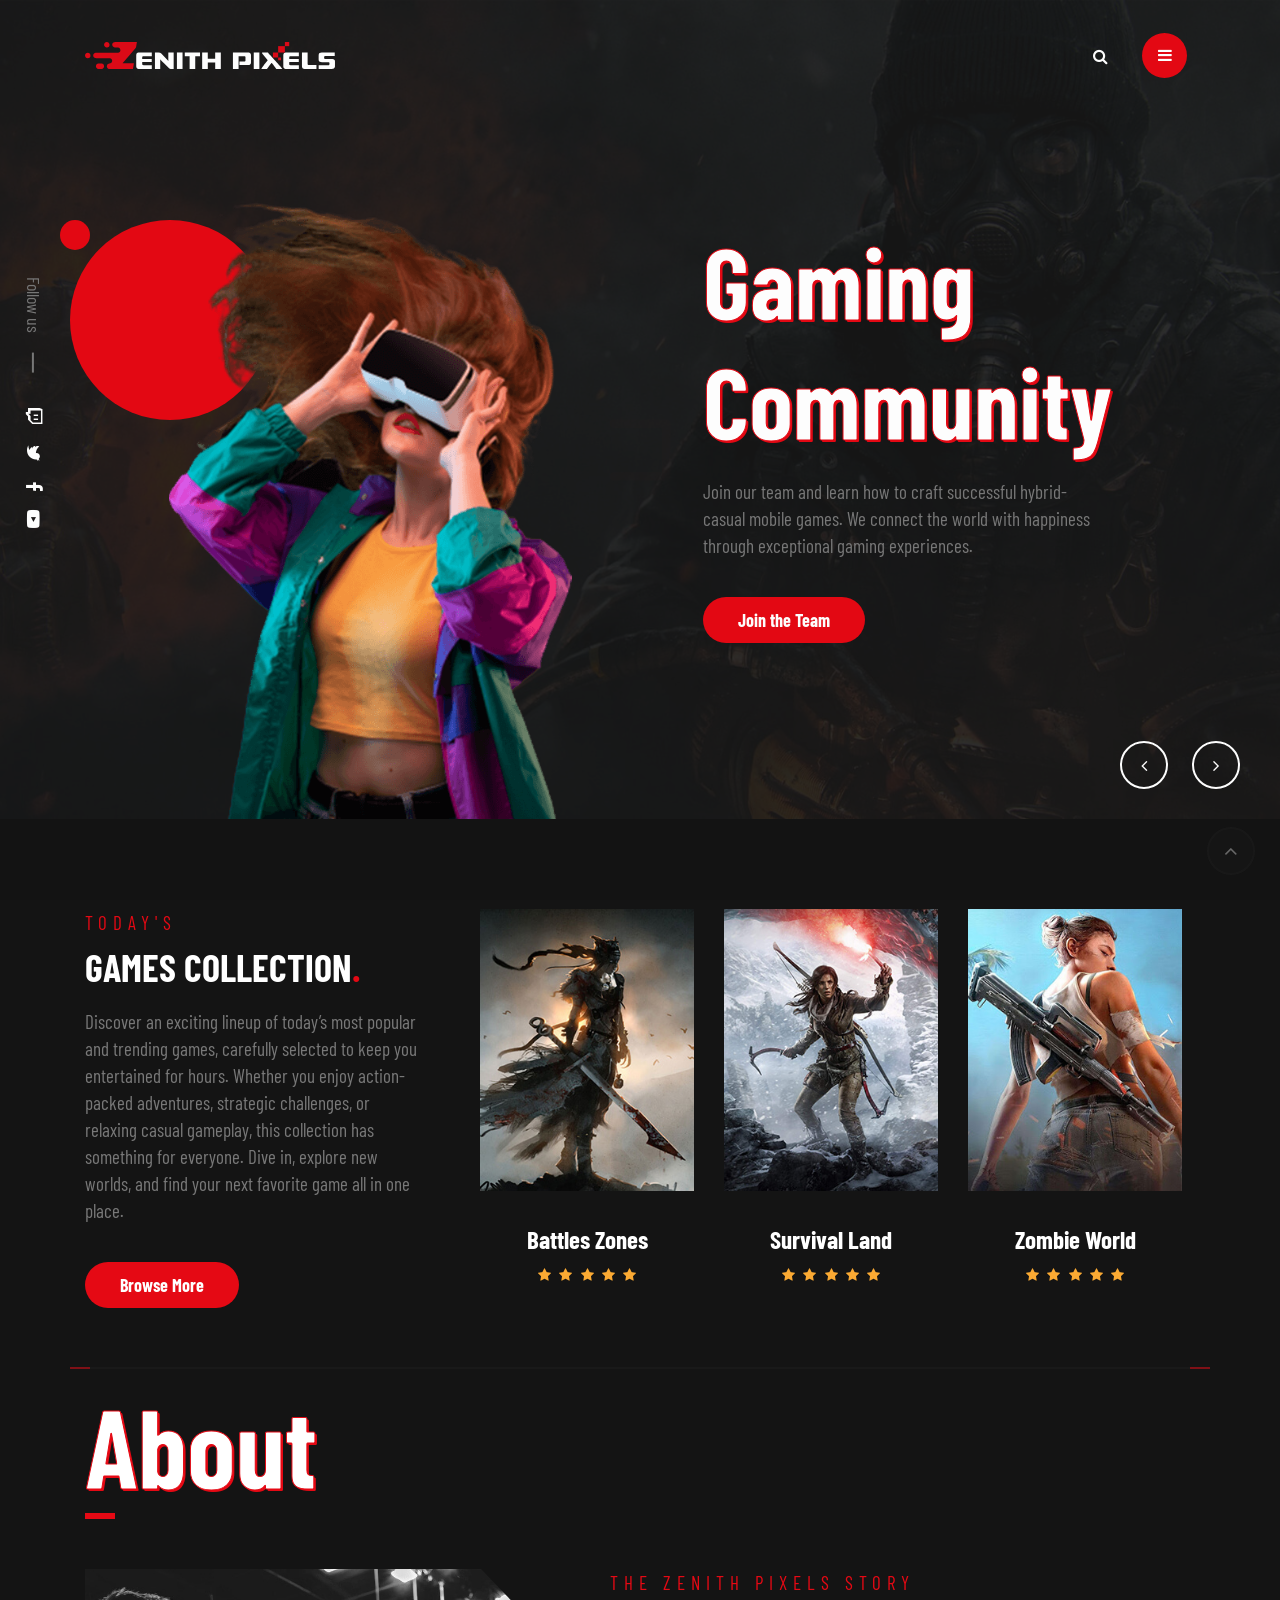
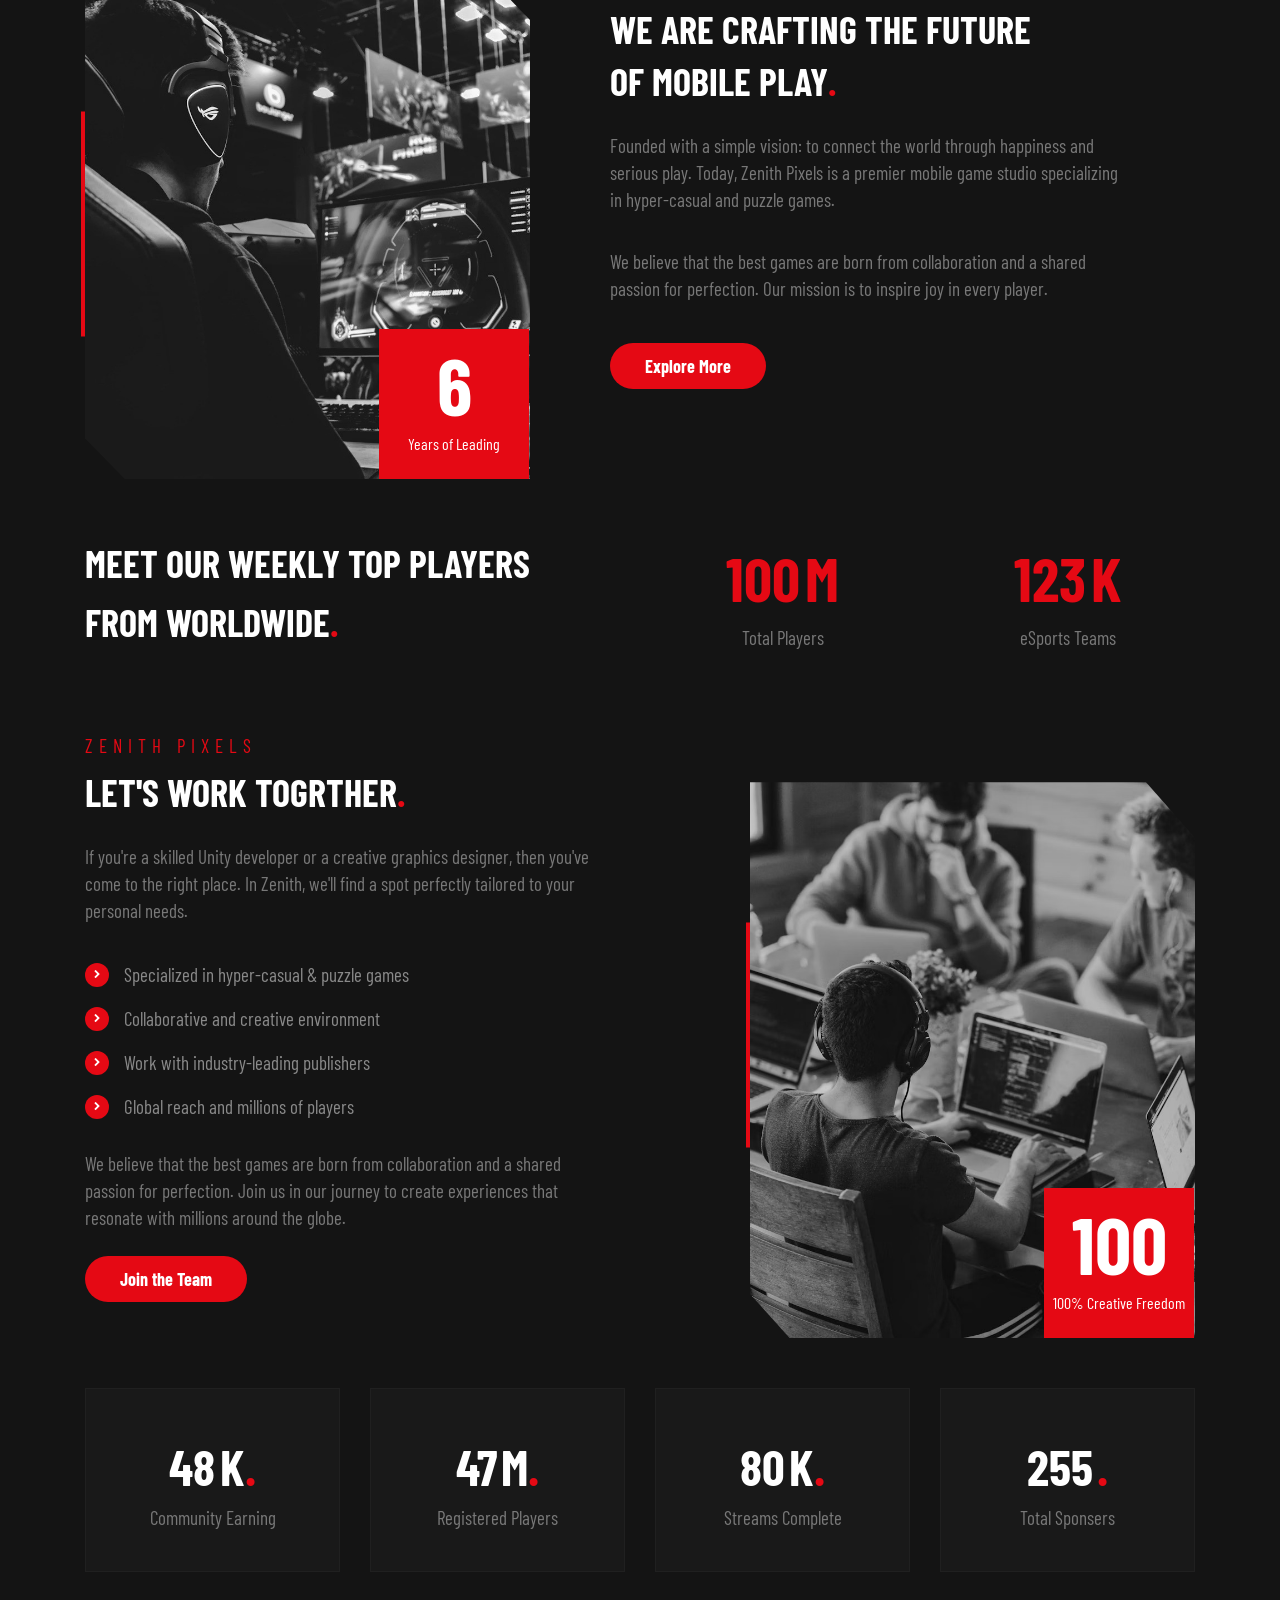
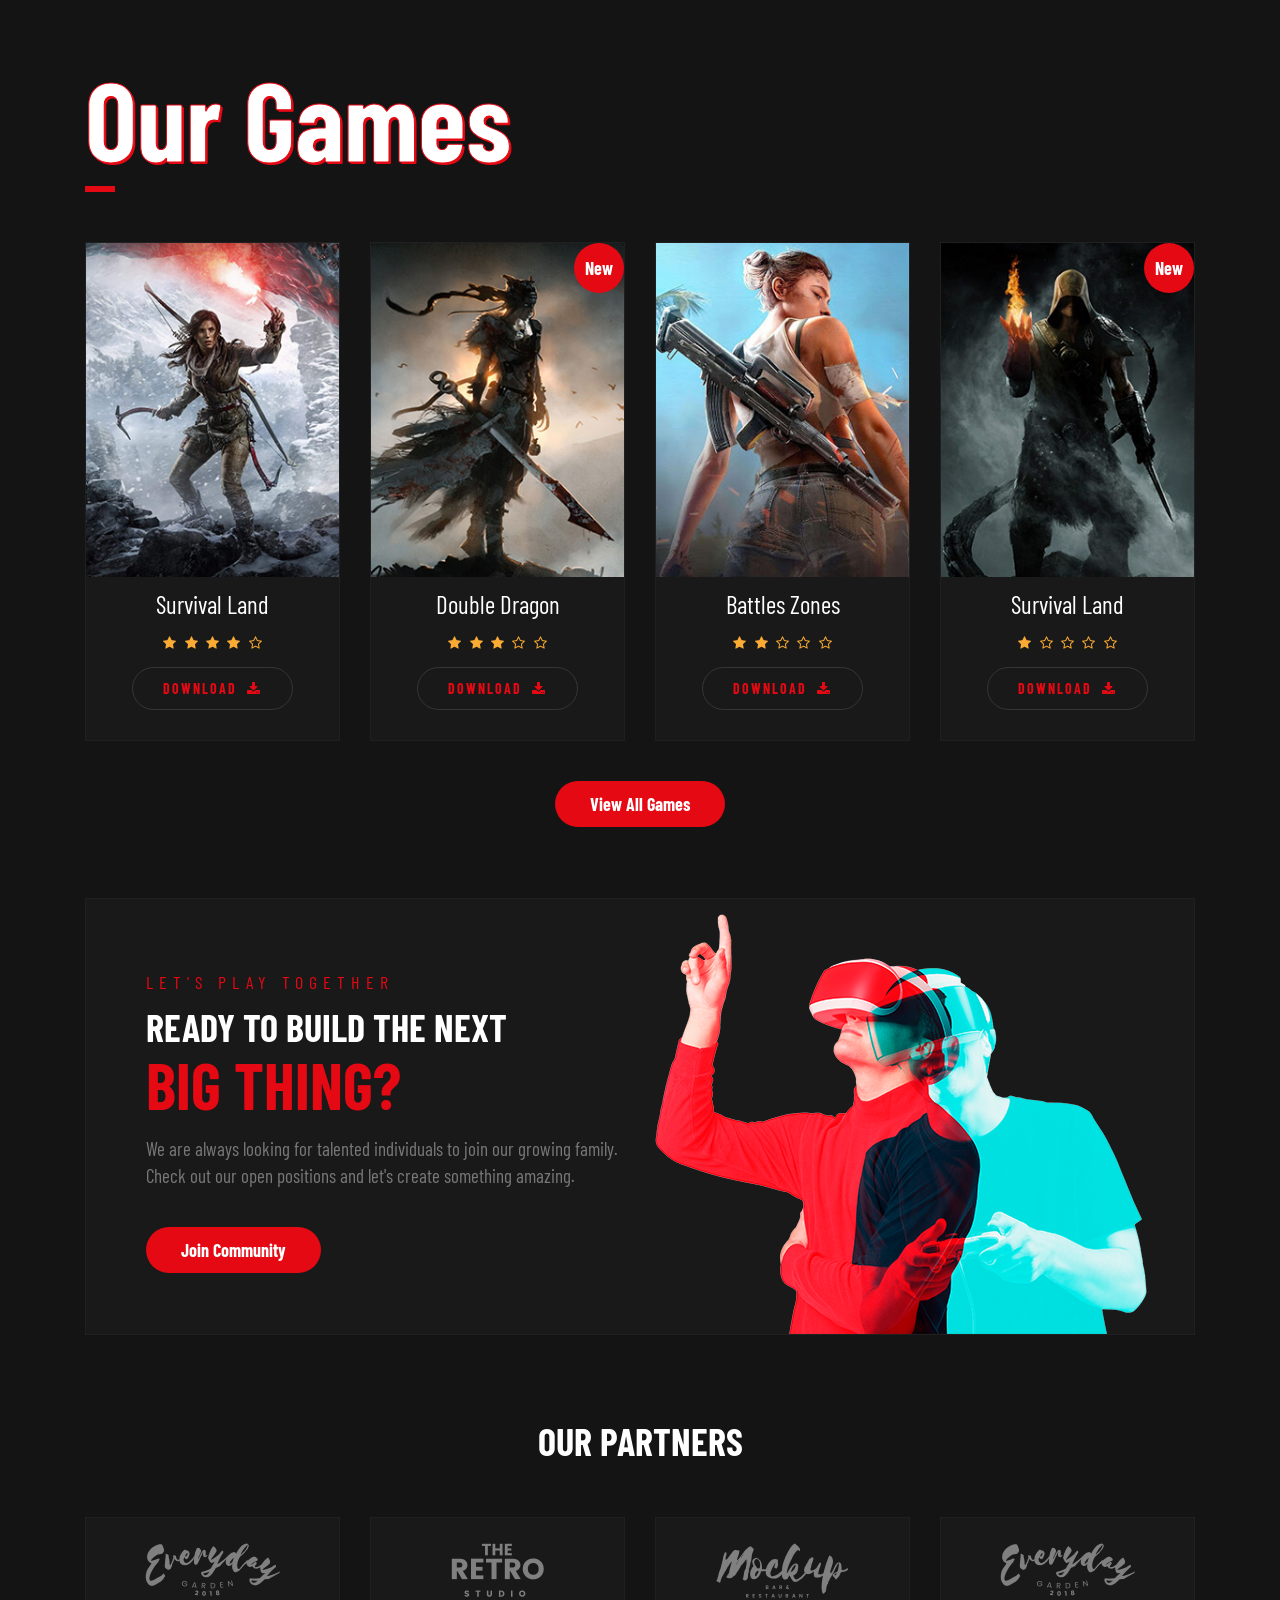
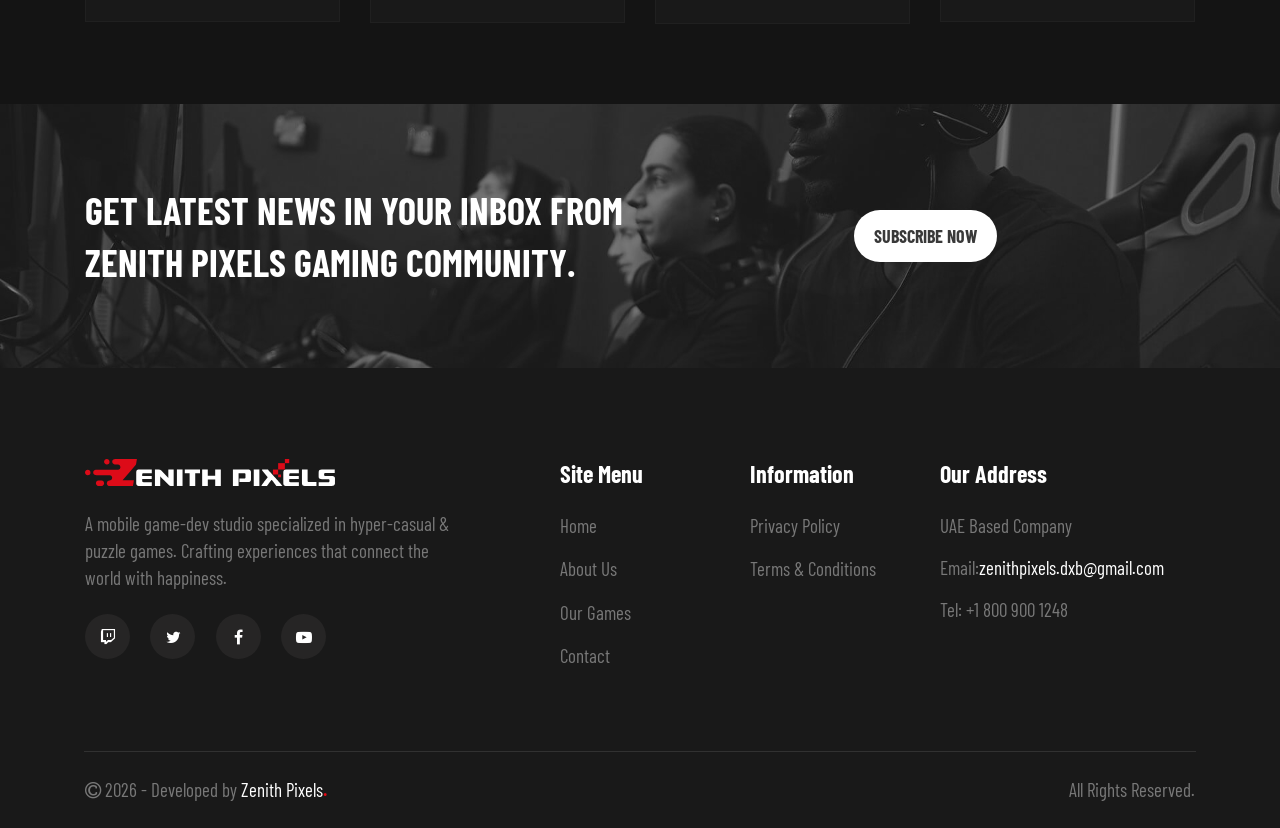
<file: index.html>
<!DOCTYPE html>
<html lang="en">


<meta http-equiv="content-type" content="text/html;charset=UTF-8" />
<head>
    <meta charset="UTF-8">
    <meta name="viewport" content="width=device-width, initial-scale=1, shrink-to-fit=no">
    <meta name="keywords" content=" Gaming Landing, Page, SEO" />
    <meta name="description" content="Zenith Pixels - Gaming Landing" />
    <title>ZENITH PIXELS - Home</title>

    <!--font-awesome icons link-->
    <link rel="stylesheet" href="css/font-awesome.min.css">

    <!-- Bootstrap CSS -->
    <link rel="stylesheet" href="css/bootstrap.min.css">
    <link rel="stylesheet" href="css/slick.css">
    <link rel="stylesheet" href="css/venobox.css">
    <link rel="stylesheet" href="css/lightbox.min.css">
    <!--main style file-->
    <link rel="stylesheet" href="css/style.css">
    <link rel="stylesheet" href="css/responsive.css">
</head>

<body id="darkmode" class="index3">
    <!-- Preloader -->
    <div class="loader_screen preloader" id="preloader">
        <div class="loader loader-box">
            <svg viewBox="0 0 80 80">
                <rect x="8" y="8" width="64" height="64"></rect>
            </svg>
        </div>
    </div>
    <!-- Preloader -->

    <!-- Modal -->
    <!-- <div class="modal fade" id="exampleModalCenter" tabindex="-1" role="dialog" aria-hidden="true">
        <div class="modal-dialog modal-dialog-centered" role="document">
            <div class="modal-content">
                <div class="modal-header">
                    <h5 class="modal-title">Cart <b>.</b></h5>
                    <button type="button" class="close" data-dismiss="modal" aria-label="Close">
                        <span aria-hidden="true">&times;</span>
                    </button>
                </div>
                <div class="modal-body">
                    <div class="row cart-item">
                        <div class="col-sm-4 col-lg-4 cart-img">
                            <img src="images/product1.png" alt="product" class="img-fluid">
                            <a href="#"><i class="fa fa-trash" aria-hidden="true"></i></a>
                        </div>
                        <div class="col-sm-8 col-lg-8">
                            <h3>Ober Headset</h3>
                            <span>1 x $135</span>
                        </div>
                    </div>
                    <div class="row cart-item">
                        <div class="col-sm-4 col-lg-4 cart-img">
                            <img src="images/product3.png" alt="product" class="img-fluid">
                            <a href="#"><i class="fa fa-trash" aria-hidden="true"></i></a>
                        </div>
                        <div class="col-sm-8 col-lg-8">
                            <h3>Wired Earphone</h3>
                            <span>2 x $99</span>
                        </div>
                    </div>
                </div>
                <div class="modal-footer">
                    <a class='main-btn model-btn' href='cart.html'>Checkout $320</a>
                </div>
            </div>
        </div>
    </div> -->
    <!-- Contact Modal -->
    <div class="modal fade" id="contact-model-large" tabindex="-1" role="dialog" aria-hidden="true">
        <div class="modal-dialog modal-dialog-centered modal-lg" role="document">
            <div class="modal-content">
                <form>
                    <div class="modal-header">
                        <h5 class="modal-title">Contact <b>.</b></h5>
                        <button type="button" class="close" data-dismiss="modal" aria-label="Close">
                            <span aria-hidden="true">&times;</span>
                        </button>
                    </div>
                    <div class="modal-body">
                        <div class="row contact-box">
                            <div class="col-lg-6">
                                <div class="form-group">
                                    <input type="text" class="form-control" placeholder="Your Full Name">
                                </div>
                            </div>
                            <div class="col-lg-6">
                                <div class="form-group">
                                    <input type="email" class="form-control" placeholder="Your Email Address">
                                </div>
                            </div>
                            <div class="col-lg-12">
                                <div class="form-group">
                                    <textarea class="form-control" id="exampleFormControlTextarea1" rows="7" placeholder="Your Message"></textarea>
                                </div>
                            </div>
                        </div>
                    </div>
                    <div class="modal-footer">
                        <button type="submit" class="main-btn model-btn">Send Message</button>
                    </div>
                </form>
            </div>
        </div>
    </div>
    <!-- Modal -->

    <!-- HEADER AREA START -->
    <nav class="navbar navbar-expand-lg navbar-light bg-light sticky-top" id="navber">
        <div class="container">
            <a class='navbar-brand' href='index.html'><img src="images/logo.svg"/></a>
            <div class="menu-main" id="navbarSupportedContent">
                <ul class="navbar-nav ml-auto menu-item">
                    <li class="nav-item">
                        <a class="nav-link nl-m-top abc mobile-content-hide"><i class="fa fa-search" aria-hidden="true"></i></a>
                        <div class="search top-search">
                            <button type="button" class="close fix-close">×</button>
                            <form>
                                <input type="search" value="" placeholder="Search Here" />
                                <button type="submit" class="btn btn-primary">Search</button>
                            </form>
                        </div>
                    </li>
                    <!-- <li class="nav-item">
                        <a class="nav-link cart nl-m-top mobile-content-hide" data-toggle="modal" data-target="#exampleModalCenter"><i class="fa fa-shopping-bag" aria-hidden="true"></i><span>2</span></a>
                    </li>
                    <li class="nav-item">
                        <a class='nav-link nl-m-top account-icon' href='login.html'><i class="fa fa-user" aria-hidden="true"></i></a>
                    </li> -->
                    <li class="nav-item">
                        <a class="nav-link menu-icon"><i class="fa fa-bars" aria-hidden="true"></i></a>
                    </li> 
                </ul>
            </div>
        </div>
        <div class="custom-menubar">
            <ul class="nav-link-block">
                <li>
                    <a href="#banner" class="menu-link">Home</a>
                </li>
                <li>
                    <a href="#about" class="menu-link">About Us</a>
                </li>
                <li>
                    <a href="#game" class="menu-link">Our Games</a>
                </li>
                <li>
                    <a class="menu-link" data-toggle="modal" data-target="#contact-model-large">Contact</a>
                </li>
             
            </ul>
            <ul class="responsive-nav">
                <li>
                    <a class="nav-link nl-m-top abc"><i class="fa fa-search" aria-hidden="true"></i></a>
                    <div class="search top-search">
                        <button type="button" class="close fix-close">×</button>
                        <form>
                            <input type="search" value="" placeholder="Search Here" />
                            <button type="submit" class="btn btn-primary">Search</button>
                        </form>
                    </div>
                </li>
                <!-- <li>
                    <a class="nav-link cart nl-m-top" data-toggle="modal" data-target="#exampleModalCenter"><i class="fa fa-shopping-bag" aria-hidden="true"></i><span>2</span></a>
                </li>
                <li>
                    <a class='nav-link nl-m-top' href='login.html'><i class="fa fa-user" aria-hidden="true"></i></a>
                </li> -->
            </ul>
            <div class="menu-close">
                <a class="hide-menu-btn"><i class="fa fa-times" aria-hidden="true"></i></a>
            </div>
        </div>
    </nav>
    <!-- HEADER AREA END -->

    <!-- BANNER AREA START -->
    <section id="banner">
        <div class="backtotop">
            <a href="#banner"><i class="fa fa-angle-up" aria-hidden="true"></i></a>
        </div>
        <div class="follow-us">
            <span>Follow us</span>
            <a href="#"><i class="fa fa-twitch" aria-hidden="true"></i></a>
            <a href="#"><i class="fa fa-twitter" aria-hidden="true"></i></a>
            <a href="#"><i class="fa fa-facebook" aria-hidden="true"></i></a>
            <a href="#"><i class="fa fa-youtube-play" aria-hidden="true"></i></a>
        </div>
        <div class="banner-arrow">
            <i class="fa fa-angle-left arrow-al" aria-hidden="true"></i>
            <i class="fa fa-angle-right arrow-ar" aria-hidden="true"></i>
        </div>
        <div class="container zindex">
            <div class="row">
                <div class="col-lg-6 col-sm-8 col-md-6 landscape-m-auto tab-m-auto banner-img">
                    <img src="images/banner.png" alt="banner-img" class="img-fluid">
                    
                </div>
                <div class="col-lg-5 m-auto banner-txt">
                    <div class="banner-main">
                        <div class="banner-item">
                            <h3>Gaming</h3>
                            <h3>Community</h3>
                            <p>Join our team and learn how to craft successful hybrid-casual mobile games. We connect the world with happiness through exceptional gaming experiences.</p>
                            <a class='main-btn' href='#'>Join the Team</a>
                        </div>
                        <div class="banner-item">
                            <h3>Gaming</h3>
                            <h3>Online Shop</h3>
                            <p>Join our team and learn how to craft successful hybrid-casual mobile games. We connect the world with happiness through exceptional gaming experiences.</p>
                            <a class='main-btn' href='#'>Join the Team</a>
                        </div>
                    </div>
                </div>
            </div>
        </div>
    </section>
    <!-- BANNER AREA END -->

    <!-- GAMES AREA START -->
    <section id="games">
        <div class="container game-line">
            <div class="gl-one gl"></div>
            <div class="gl-two gl"></div>
            <div class="row game-pa">
                <div class="col-lg-4 col-md-11 tab-m-auto">
                    <div class="game-box">
                        <span>Today's</span>
                        <h3>Games Collection<b>.</b></h3>
                        <p>Discover an exciting lineup of today’s most popular and trending games, carefully selected to keep you entertained for hours. Whether you enjoy action-packed adventures, strategic challenges, or relaxing casual gameplay, this collection has something for everyone. Dive in, explore new worlds, and find your next favorite game all in one place.</p>
                        <a href="games.html" class="main-btn">Browse More</a>
                    </div>
                </div>
                <div class="col-lg-8">
                    <div class="game-main">
                        <div class="col-lg-4 game-item text-center">
                            <div class="game-img">
                                <img src="images/game2.jpg" alt="game-img" class="img-fluid">
                                <div class="lightbox-overlay">
                                    <a href="images/game2.jpg" data-lightbox="roadtrip" data-title="Gallery"><i class="fa fa-plus" aria-hidden="true"></i></a>
                                </div>
                            </div>
                            <a href="#">Battles Zones</a>
                            <div class="star">
                                <i class="fa fa-star" aria-hidden="true"></i>
                                <i class="fa fa-star" aria-hidden="true"></i>
                                <i class="fa fa-star" aria-hidden="true"></i>
                                <i class="fa fa-star" aria-hidden="true"></i>
                                <i class="fa fa-star" aria-hidden="true"></i>
                            </div>
                        </div>
                        <div class="col-lg-4 game-item text-center">
                            <div class="game-img">
                                <img src="images/game1.jpg" alt="game-img" class="img-fluid">
                                <div class="lightbox-overlay">
                                    <a href="images/game1.jpg" data-lightbox="roadtrip" data-title="Gallery"><i class="fa fa-plus" aria-hidden="true"></i></a>
                                </div>
                            </div>
                            <a href="#">Survival Land</a>
                            <div class="star">
                                <i class="fa fa-star" aria-hidden="true"></i>
                                <i class="fa fa-star" aria-hidden="true"></i>
                                <i class="fa fa-star" aria-hidden="true"></i>
                                <i class="fa fa-star" aria-hidden="true"></i>
                                <i class="fa fa-star" aria-hidden="true"></i>
                            </div>
                        </div>
                        <div class="col-lg-4 game-item text-center">
                            <div class="game-img">
                                <img src="images/game3.jpg" alt="game-img" class="img-fluid">
                                <div class="lightbox-overlay">
                                    <a href="images/game3.jpg" data-lightbox="roadtrip" data-title="Gallery"><i class="fa fa-plus" aria-hidden="true"></i></a>
                                </div>
                            </div>
                            <a href="#">Zombie World</a>
                            <div class="star">
                                <i class="fa fa-star" aria-hidden="true"></i>
                                <i class="fa fa-star" aria-hidden="true"></i>
                                <i class="fa fa-star" aria-hidden="true"></i>
                                <i class="fa fa-star" aria-hidden="true"></i>
                                <i class="fa fa-star" aria-hidden="true"></i>
                            </div>
                        </div>
                        <div class="col-lg-4 game-item text-center">
                            <div class="game-img">
                                <img src="images/game4.jpg" alt="game-img" class="img-fluid">
                                <div class="lightbox-overlay">
                                    <a href="images/game4.jpg" data-lightbox="roadtrip" data-title="Gallery"><i class="fa fa-plus" aria-hidden="true"></i></a>
                                </div>
                            </div>
                            <a href="#">Double Dragon</a>
                            <div class="star">
                                <i class="fa fa-star" aria-hidden="true"></i>
                                <i class="fa fa-star" aria-hidden="true"></i>
                                <i class="fa fa-star" aria-hidden="true"></i>
                                <i class="fa fa-star" aria-hidden="true"></i>
                                <i class="fa fa-star" aria-hidden="true"></i>
                            </div>
                        </div>
                    </div>
                </div>
            </div>
        </div>
    </section>
    <!-- GAMES AREA END -->

    <!-- ABOUT AREA START -->
    <section id="about">
        <div class="container">
            <div class="row">
                <div class="col-lg-12 heading">
                    <h3>About</h3>
                </div>
            </div>
            <div class="row about-pt">
                <div class="col-lg-5 col-sm-9 m-sm-auto about-img">
                    <div class="about-txt-overlay">
                        <h3 class="counter" data-counterup-time="2000" data-counterup-delay="30" data-counterup-beginat="1">12</h3>
                        <span>Years of Leading</span>
                    </div>
                    <img src="images/about.jpg" alt="about-img" class="img-fluid">
                </div>
                <div class="col-lg-7">
                    <div class="about-txt">
                        <span>The Zenith  Pixels Story</span>
                        <h3>WE ARE CRAFTING THE FUTURE <br>OF MOBILE PLAY<b>.</b></h3>
                        <p>Founded with a simple vision: to connect the world through happiness and serious play. Today, Zenith Pixels is a premier mobile game studio specializing in hyper-casual and puzzle games.</p>
                        <p class="mb-3">We believe that the best games are born from collaboration and a shared passion for perfection. Our mission is to inspire joy in every player.</p>
                        <a href="about.html" class="main-btn">Explore More</a>
                    </div>
                </div>
            </div>
             <div class="row player-pa2">
                <div class="col-lg-6 col-sm-12 player-txt">
                    <h3>Meet our Weekly top players From Worldwide<b>.</b></h3>
                </div>
                <div class="col-lg-6 col-sm-7 m-sm-auto player-txt">
                    <div class="row">
                        <div class="col-lg-6 col-sm-6 text-center">
                            <h4 class="counter" data-counterup-time="2500" data-counterup-delay="30" data-counterup-beginat="50">150</h4>
                            <span>M</span>
                            <p>Total Players</p>
                        </div>
                        <div class="col-lg-6 col-sm-6 text-center">
                            <h4 class="counter" data-counterup-time="2500" data-counterup-delay="30" data-counterup-beginat="50">221</h4>
                            <span>K</span>
                            <p>eSports Teams</p>
                        </div>
                    </div>
                </div>
            </div>
        </div>
    </section>
    <!-- ABOUT AREA END -->

  

    <!-- PLAYER AREA START -->
    <section id="about2">
        <div class="container">
          
             <div class="row ">
                   <div class="col-lg-7">
                    <div class="about-txt2">
                        <span>ZENITH PIXELS</span>
                        <h3>LET'S WORK TOGRTHER<b>.</b></h3>
                        <p>If you're a skilled Unity developer or a creative graphics designer, then you've come to the right place. In Zenith, we'll find a spot perfectly tailored to your personal needs.</p>
                      
                      <ul class="points-text ">
<li>Specialized in hyper-casual & puzzle games</li>
<li>Collaborative and creative environment</li>
<li>Work with industry-leading publishers</li>
<li>Global reach and millions of players</li>

                      </ul>
                <p>We believe that the best games are born from collaboration and a shared passion for perfection. Join us in our journey to create experiences that resonate with millions around the globe.</p>
            <a class="main-btn" href="#" tabindex="0">Join the Team</a>        
            </div>
                </div>
                <div class="col-lg-5 col-sm-9 m-sm-auto about-img about-pt">
                    <div class="about-txt-overlay">
                         <h3 class="counter" data-counterup-time="2000" data-counterup-delay="30" data-counterup-beginat="70">100</h3>
                        <span>100% Creative Freedom</span>
                    </div>
                    <img src="images/work.jpg" alt="work-img" class="img-fluid">
                </div>
             
            </div>
           
        </div>
    </section>
    <!-- PLAYER AREA END -->

    <!-- COUNTER AREA START -->
    <section id="counter">
        <div class="container">
            <div class="row">
                <div class="col-lg-3 col-sm-6 text-center">
                    <div class="counter-item">
                        <h3 class="counter" data-counterup-time="2500" data-counterup-delay="30" data-counterup-beginat="20">105</h3>
                        <span>K<b>.</b></span>
                        <p>Community Earning</p>
                    </div>
                </div>
                <div class="col-lg-3 col-sm-6 text-center">
                    <div class="counter-item">
                        <h3 class="counter" data-counterup-time="2500" data-counterup-delay="30" data-counterup-beginat="20">100</h3>
                        <span>M<b>.</b></span>
                        <p>Registered Players</p>
                    </div>
                </div>
                <div class="col-lg-3 col-sm-6 text-center">
                    <div class="counter-item">
                        <h3 class="counter" data-counterup-time="2500" data-counterup-delay="30" data-counterup-beginat="20">221</h3>
                        <span>K<b>.</b></span>
                        <p>Streams Complete</p>
                    </div>
                </div>
                <div class="col-lg-3 col-sm-6 text-center">
                    <div class="counter-item">
                        <h3 class="counter" data-counterup-time="2500" data-counterup-delay="30" data-counterup-beginat="20">875</h3>
                        <span><b>.</b></span>
                        <p>Total Sponsers</p>
                    </div>
                </div>
            </div>
        </div>
    </section>
    <!-- COUNTER AREA END -->
    <!-- PRODUCT AREA START -->
   <section id="game">
        <div class="container">
            <div class="row">
                <div class="col-lg-12 heading">
                    <h3>Our Games</h3>
                </div>
            </div>
            <div class="row product-pa">
                <div class="col-lg-12 px-0">
                    <div class="product-main">
                        <div class="col-lg-3 text-center">
                            <div class="product-item">
                                <!-- <h3>$135</h3> -->
                                <img src="images/game1.jpg" alt="product-img" class="img-fluid">
                                <h4>Survival Land</h4>
                                <div class="star">
                                <i class="fa fa-star" aria-hidden="true"></i>
                                <i class="fa fa-star" aria-hidden="true"></i>
                                <i class="fa fa-star" aria-hidden="true"></i>
                                <i class="fa fa-star" aria-hidden="true"></i>
                                <i class="fa fa-star-o" aria-hidden="true"></i>
                            </div>
                                <a href="#" class="product-btn">Download<i class="fa  fa-download" aria-hidden="true"></i></a>
                            </div>
                        </div>
                        <div class="col-lg-3 text-center">
                            <div class="product-item">
                                <!-- <h3>$240</h3> -->
                                <div class="sale">
                                     <span>New</span>
                                </div>
                                <img src="images/game2.jpg" alt="product-img" class="img-fluid">
                                <h4>Double Dragon</h4> 
                                <div class="star">
                                <i class="fa fa-star" aria-hidden="true"></i>
                                <i class="fa fa-star" aria-hidden="true"></i>
                                <i class="fa fa-star" aria-hidden="true"></i>
                                <i class="fa fa-star-o" aria-hidden="true"></i>
                                <i class="fa fa-star-o" aria-hidden="true"></i>
                            </div>
                                <a href="#" class="product-btn">Download<i class="fa  fa-download" aria-hidden="true"></i></a>
                            </div>
                        </div>
                        <div class="col-lg-3 text-center">
                            <div class="product-item">
                                <!-- <h3>$135</h3> -->
                                <img src="images/game3.jpg" alt="product-img" class="img-fluid">
                                <h4>Battles Zones</h4>
                                <div class="star">
                                <i class="fa fa-star" aria-hidden="true"></i>
                                <i class="fa fa-star" aria-hidden="true"></i>
                                <i class="fa fa-star-o" aria-hidden="true"></i>
                                <i class="fa fa-star-o" aria-hidden="true"></i>
                                <i class="fa fa-star-o" aria-hidden="true"></i>
                            </div>
                                <a href="#" class="product-btn">Download<i class="fa fa-download" aria-hidden="true"></i></a>
                            </div>
                        </div>
                        <div class="col-lg-3 text-center">
                            <div class="product-item">
                                <!-- <h3>$99</h3> -->
                                <div class="sale">
                                    <span>New</span>
                                </div>
                                <img src="images/game4.jpg" alt="product-img" class="img-fluid">
                                <h4>Survival Land</h4>
                                <div class="star">
                                <i class="fa fa-star" aria-hidden="true"></i>
                                <i class="fa fa-star-o" aria-hidden="true"></i>
                                <i class="fa fa-star-o aria-hidden="true"></i>
                                <i class="fa fa-star-o" aria-hidden="true"></i>
                                <i class="fa fa-star-o" aria-hidden="true"></i>
                            </div>
                                <a href="#" class="product-btn">Download<i class="fa fa-download" aria-hidden="true"></i></a>
                            </div>
                        </div>
                        <div class="col-lg-3 text-center">
                            <div class="product-item">
                                <!-- <h3>$240</h3> -->
                                <img src="images/game2.jpg" alt="product-img" class="img-fluid">
                                <h4>Double Dragon</h4>
                                <div class="star">
                                <i class="fa fa-star" aria-hidden="true"></i>
                                <i class="fa fa-star" aria-hidden="true"></i>
                                <i class="fa fa-star" aria-hidden="true"></i>
                                <i class="fa fa-star" aria-hidden="true"></i>
                                <i class="fa fa-star" aria-hidden="true"></i>
                            </div>
                                <a href="#" class="product-btn">Download<i class="fa fa-download" aria-hidden="true"></i></a>
                            </div>
                        </div>
                    </div>
                </div>
            </div>
  
        </div>
           <div class="container">
                 <div class="product-pa text-center">

 <a href='games.html' class="main-btn">View All Games</a>
</div>
           </div>
    </section> 
    <!-- PRODUCT AREA END -->

    <!-- JOIN AREA START -->
    <section id="join">
        <div class="container">
            <div class="row">
                <div class="col-lg-12">
                    <div class="join-bg">
                        <div class="row">
                            <div class="col-lg-6 join-txt">
                                <span>Let's Play Together</span>
                                <h3>READY TO BUILD THE NEXT <br><b>
                                 <h1 class='text title'>BIG THING?</h1></b></h3>
                                <p>We are always looking for talented individuals to join our growing family. Check out our open positions and let's create something amazing.</p>
                                <a class='main-btn' href='login.html'>Join Community</a>
                            </div>
                            <div class="col-lg-6 join-img">
                                <img src="images/join-bg.png" alt="join-img" class="">
                            </div>
                        </div>
                    </div>
                </div>
            </div>
        </div>
    </section>
    <!-- JOIN AREA END -->

    <!-- BRAND AREA START -->
    <section id="brand">
         <div class="container">
           
         
            <div class="row">
                <div class="col-lg-12 text-center pre-match">
                    <h3>Our Partners</h3>
                </div>
            </div>
          
        </div>
        <div class="container">
            <div class="row">
                
                <div class="col-lg-12 p-0">
                    <div class="brand-main">
                        <div class="col-lg-3 text-center">
                            <div class="bdr-grey"><img src="images/brand2.png" alt="brand-img"></div>
                        </div>
                        <div class="col-lg-3 text-center ">
                             <div class="bdr-grey"><img src="images/brand4.png" alt="brand-img"></div>
                        </div>
                        <div class="col-lg-3 text-center ">
                            <div class="bdr-grey"> <img src="images/brand3.png" alt="brand-img"></div>
                        </div>
                        <div class="col-lg-3 text-center ">
                             <div class="bdr-grey"><img src="images/brand2.png" alt="brand-img"></div>
                        </div>
                        <div class="col-lg-3 text-center ">
                            <div class="bdr-grey"> <img src="images/brand4.png" alt="brand-img"></div>
                        </div>
                        <div class="col-lg-3 text-center ">
                             <div class="bdr-grey"><img src="images/brand3.png" alt="brand-img"></div>
                        </div>
                    </div>
                </div>
            </div>
        </div>
    </section>
    <!-- BRAND AREA END -->

    <!-- SUBSCRIBE AREA START -->
    <section id="subscribe">
        <div class="container zindex">
            <div class="row">
                <div class="col-lg-6 col-md-8 subscribe-txt">
                    <h3>Get Latest news in your inbox from Zenith Pixels Gaming Community<b>.</b></h3>
                </div>
                <div class="col-lg-6 col-md-4 text-center">
                    <a href="#" class="subscribe-btn">Subscribe Now</a>
                </div>
            </div>
        </div>
    </section>
    <!-- SUBSCRIBE AREA END -->

    <!-- FOOTER AREA START -->
    <section id="footer">
        <div class="container">
            <div class="row">
                <div class="col-lg-5 footer-logo">
                    <a href='index.html'><img src="images/logo.svg"/></a>
                    <p>A mobile game-dev studio specialized in hyper-casual & puzzle games. Crafting experiences that connect the world with happiness.</p>
                    <div class="footer-social">
                        <a href="#"><i class="fa fa-twitch" aria-hidden="true"></i></a>
                        <a href="#"><i class="fa fa-twitter" aria-hidden="true"></i></a>
                        <a href="#"><i class="fa fa-facebook" aria-hidden="true"></i></a>
                        <a href="#"><i class="fa fa-youtube-play" aria-hidden="true"></i></a>
                    </div>
                </div>
                <div class="col-lg-2 col-sm-4 footer-menu">
                    <h3>Site Menu</h3>
   
 <nav class="navbar  footer_menu_top" >
    
      
            <ul class="nav-link-block">
                <li>
                    <a href="#banner" class="menu-link">Home</a>
                </li>
                <li>
                    <a href="#about" class="menu-link">About Us</a>
                </li>
                <li>
                    <a href="#game" class="menu-link">Our Games</a>
                </li>
                <li>
                    <a class="menu-link" data-toggle="modal" data-target="#contact-model-large">Contact</a>
                </li>
             
            </ul>
          
    </nav>

                </div>
              
                <div class="col-lg-2 col-sm-4 footer-menu">
                    <h3>Information</h3>
                    <a href="privacy.html">Privacy Policy</a>
                    <a href="terms.html">Terms & Conditions</a>
                </div>


                  <div class="col-lg-3 col-sm-4 footer-address">
                    <h3>Our Address</h3>
                    <p>UAE Based Company</p>

 <p>Email: <a href="mailto:zenithpixels.dxb@gmail.com">zenithpixels.dxb@gmail.com</a></p>
 <p>Tel: +1 800 900 1248</p>
                </div>
            </div>
        </div>
    </section>
    <!-- FOOTER AREA END -->

    <!-- COPY_RIGHT AREA START -->
    <section id="copy_right">
        <div class="container">
            <div class="row">
                <div class="col-lg-12">
                    <div class="row">
                        <div class="col-lg-6 col-sm-7 copy-right-txt">
                            <p><i class="fa fa-copyright" aria-hidden="true"></i> 2026 - Developed by <a href="index.html">Zenith Pixels<b>.</b></a></p>
                        </div>
                        <div class="col-lg-6 col-sm-5 text-right copy-right-txt">
                            <p>All Rights Reserved.</p>
                        </div>
                    </div>
                </div>
            </div>
        </div>
    </section>
    <!-- COPY_RIGHT AREA END -->

    <!-- JavaScript -->
    <script src="js/jquery-3.3.1.min.js"></script>
    <script src="js/bootstrap.min.js"></script>
    <script src="js/slick.min.js"></script>
    <script src="js/venobox.min.js"></script>
    <script src="js/lightbox.min.js"></script>
    <script src="js/counterup.min.js"></script>
    <script src="js/waypoints.min.js"></script>
    <script src="js/custom.js"></script>

</body>



</html>
</file>
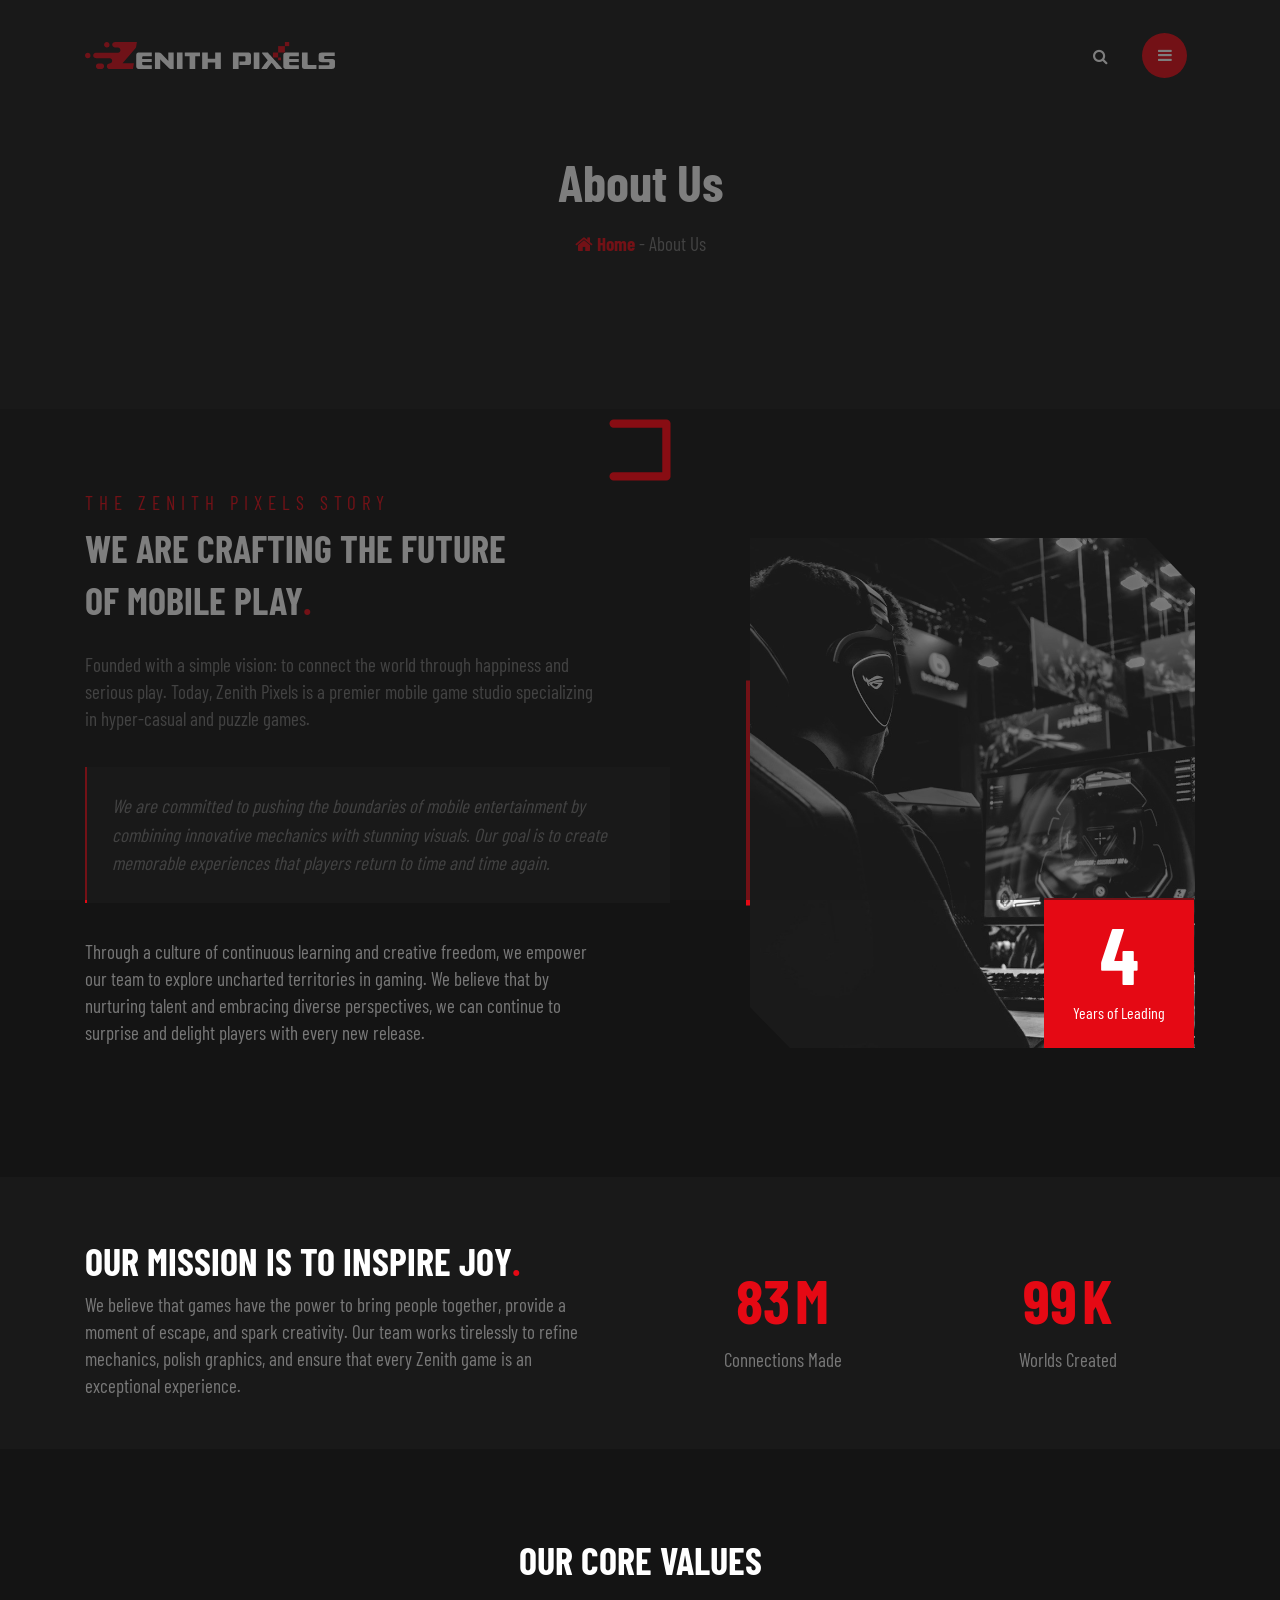
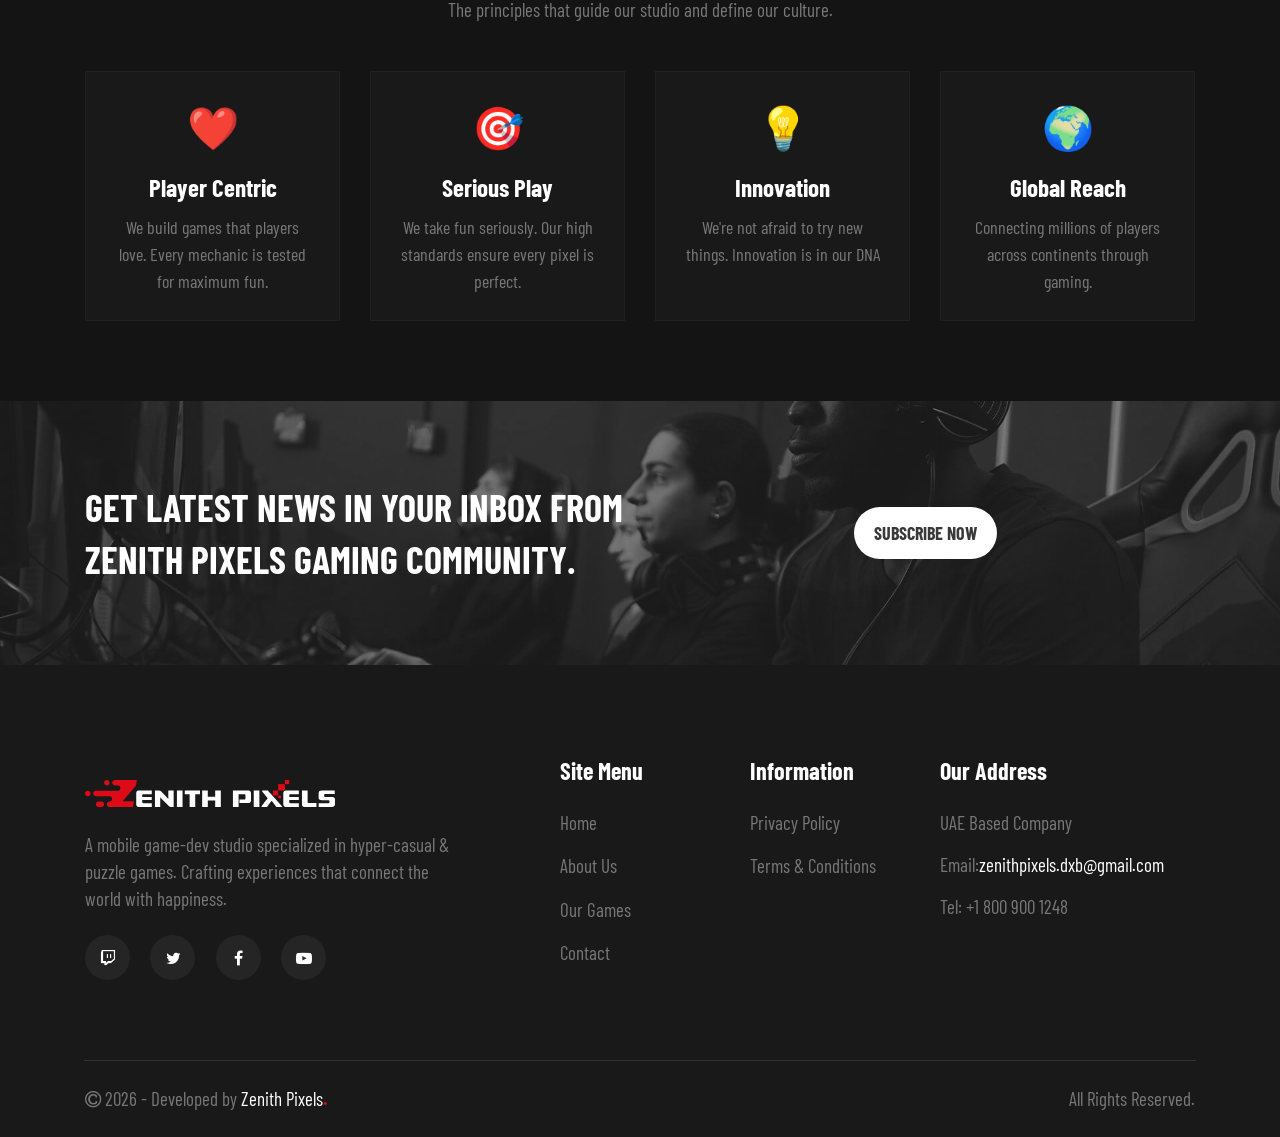
<file: about.html>
<!DOCTYPE html>
<html lang="en">
<meta http-equiv="content-type" content="text/html;charset=UTF-8" />
<head>
   <meta charset="UTF-8">
    <meta name="viewport" content="width=device-width, initial-scale=1, shrink-to-fit=no">
    <meta name="keywords" content=" Gaming Landing, Page, SEO" />
    <meta name="description" content="Zenith Pixels - Gaming Landing" />
    <title>ZENITH PIXELS - About</title>

    <!--font-awesome icons link-->
    <link rel="stylesheet" href="css/font-awesome.min.css">

    <!-- Bootstrap CSS -->
    <link rel="stylesheet" href="css/bootstrap.min.css">
    <link rel="stylesheet" href="css/slick.css">
    <link rel="stylesheet" href="css/venobox.css">
    <link rel="stylesheet" href="css/lightbox.min.css">
    <!--main style file-->
    <link rel="stylesheet" href="css/style.css">
    <link rel="stylesheet" href="css/responsive.css">
</head>

<body id="darkmode" class="inner-page">
    <!-- Preloader -->
    <div class="loader_screen preloader" id="preloader">
        <div class="loader loader-box">
            <svg viewBox="0 0 80 80">
                <rect x="8" y="8" width="64" height="64"></rect>
            </svg>
        </div>
    </div>
    <!-- Preloader -->

    <!-- Modal -->
    <!-- <div class="modal fade" id="exampleModalCenter" tabindex="-1" role="dialog" aria-hidden="true">
        <div class="modal-dialog modal-dialog-centered" role="document">
            <div class="modal-content">
                <div class="modal-header">
                    <h5 class="modal-title">Cart <b>.</b></h5>
                    <button type="button" class="close" data-dismiss="modal" aria-label="Close">
                        <span aria-hidden="true">&times;</span>
                    </button>
                </div>
                <div class="modal-body">
                    <div class="row cart-item">
                        <div class="col-sm-4 col-lg-4 cart-img">
                            <img src="images/product1.png" alt="product" class="img-fluid">
                            <a href="#"><i class="fa fa-trash" aria-hidden="true"></i></a>
                        </div>
                        <div class="col-sm-8 col-lg-8">
                            <h3>Ober Headset</h3>
                            <span>1 x $135</span>
                        </div>
                    </div>
                    <div class="row cart-item">
                        <div class="col-sm-4 col-lg-4 cart-img">
                            <img src="images/product3.png" alt="product" class="img-fluid">
                            <a href="#"><i class="fa fa-trash" aria-hidden="true"></i></a>
                        </div>
                        <div class="col-sm-8 col-lg-8">
                            <h3>Wired Earphone</h3>
                            <span>2 x $99</span>
                        </div>
                    </div>
                </div>
                <div class="modal-footer">
                    <a class='main-btn model-btn' href='cart.html'>Checkout $320</a>
                </div>
            </div>
        </div>
    </div> -->
    <!-- Contact Modal -->
    <div class="modal fade" id="contact-model-large" tabindex="-1" role="dialog" aria-hidden="true">
        <div class="modal-dialog modal-dialog-centered modal-lg" role="document">
            <div class="modal-content">
                <form>
                    <div class="modal-header">
                        <h5 class="modal-title">Contact <b>.</b></h5>
                        <button type="button" class="close" data-dismiss="modal" aria-label="Close">
                            <span aria-hidden="true">&times;</span>
                        </button>
                    </div>
                    <div class="modal-body">
                        <div class="row contact-box">
                            <div class="col-lg-6">
                                <div class="form-group">
                                    <input type="text" class="form-control" placeholder="Your Full Name">
                                </div>
                            </div>
                            <div class="col-lg-6">
                                <div class="form-group">
                                    <input type="email" class="form-control" placeholder="Your Email Address">
                                </div>
                            </div>
                            <div class="col-lg-12">
                                <div class="form-group">
                                    <textarea class="form-control" id="exampleFormControlTextarea1" rows="7" placeholder="Your Message"></textarea>
                                </div>
                            </div>
                        </div>
                    </div>
                    <div class="modal-footer">
                        <button type="submit" class="main-btn model-btn">Send Message</button>
                    </div>
                </form>
            </div>
        </div>
    </div>

    <!-- Billing Modal -->
    <!-- <div class="modal fade" id="billing-model-large" tabindex="-1" role="dialog" aria-hidden="true">
        <div class="modal-dialog modal-dialog-centered modal-lg" role="document">
            <div class="modal-content">
                <form>
                    <div class="modal-header">
                        <h5 class="modal-title">Billing Details <b>.</b></h5>
                        <button type="button" class="close" data-dismiss="modal" aria-label="Close">
                            <span aria-hidden="true">&times;</span>
                        </button>
                    </div>
                    <div class="modal-body">
                        <div class="row contact-box">
                            <div class="col-lg-6">
                                <div class="form-group">
                                    <input type="text" class="form-control" placeholder="Your Full Name">
                                </div>
                            </div>
                            <div class="col-lg-6">
                                <div class="form-group">
                                    <input type="email" class="form-control" placeholder="Your Email Address">
                                </div>
                            </div>
                            <div class="col-lg-6">
                                <div class="form-group">
                                    <input type="text" class="form-control" placeholder="Phone Number">
                                </div>
                            </div>
                            <div class="col-lg-6">
                                <div class="form-group">
                                    <input type="text" class="form-control" placeholder="Card Number">
                                </div>
                            </div>
                            <div class="col-lg-6">
                                <div class="form-group">
                                    <input type="text" class="form-control" placeholder="Expiry Date">
                                </div>
                            </div>
                            <div class="col-lg-6">
                                <div class="form-group">
                                    <input type="text" class="form-control" placeholder="Address">
                                </div>
                            </div>
                        </div>
                    </div>
                    <div class="modal-footer">
                        <button type="submit" class="main-btn model-btn">Payment $298</button>
                    </div>
                </form>
            </div>
        </div>
    </div> -->
    <!-- Modal -->

  <!-- HEADER AREA START -->
    <nav class="navbar navbar-expand-lg navbar-light bg-light sticky-top" id="navber">
        <div class="container">
            <a class='navbar-brand' href='index.html'><img src="images/logo.svg"/></a>
            <div class="menu-main" id="navbarSupportedContent">
                <ul class="navbar-nav ml-auto menu-item">
                    <li class="nav-item">
                        <a class="nav-link nl-m-top abc mobile-content-hide"><i class="fa fa-search" aria-hidden="true"></i></a>
                        <div class="search top-search">
                            <button type="button" class="close fix-close">×</button>
                            <form>
                                <input type="search" value="" placeholder="Search Here" />
                                <button type="submit" class="btn btn-primary">Search</button>
                            </form>
                        </div>
                    </li>
                    <!-- <li class="nav-item">
                        <a class="nav-link cart nl-m-top mobile-content-hide" data-toggle="modal" data-target="#exampleModalCenter"><i class="fa fa-shopping-bag" aria-hidden="true"></i><span>2</span></a>
                    </li>
                    <li class="nav-item">
                        <a class='nav-link nl-m-top account-icon' href='login.html'><i class="fa fa-user" aria-hidden="true"></i></a>
                    </li> -->
                    <li class="nav-item">
                        <a class="nav-link menu-icon"><i class="fa fa-bars" aria-hidden="true"></i></a>
                    </li> 
                </ul>
            </div>
        </div>
        <div class="custom-menubar">
            <ul class="nav-link-block">
                <li>
                    <a href="index.html#banner" class="menu-link">Home</a>
                </li>
                <li>
                    <a href="about.html" class="menu-link">About Us</a>
                </li>
                <li>
                    <a href="index.html#game" class="menu-link">Our Games</a>
                </li>
                <li>
                    <a class="menu-link" data-toggle="modal" data-target="#contact-model-large">Contact</a>
                </li>
             
            </ul>
            <ul class="responsive-nav">
                <li>
                    <a class="nav-link nl-m-top abc"><i class="fa fa-search" aria-hidden="true"></i></a>
                    <div class="search top-search">
                        <button type="button" class="close fix-close">×</button>
                        <form>
                            <input type="search" value="" placeholder="Search Here" />
                            <button type="submit" class="btn btn-primary">Search</button>
                        </form>
                    </div>
                </li>
               <!--  <li>
                    <a class="nav-link cart nl-m-top" data-toggle="modal" data-target="#exampleModalCenter"><i class="fa fa-shopping-bag" aria-hidden="true"></i><span>2</span></a>
                </li>
                <li>
                    <a class='nav-link nl-m-top' href='login.html'><i class="fa fa-user" aria-hidden="true"></i></a>
                </li>  -->
            </ul>
            <div class="menu-close">
                <a class="hide-menu-btn"><i class="fa fa-times" aria-hidden="true"></i></a>
            </div>
        </div>
    </nav>
    <!-- HEADER AREA END -->

    <!-- INNER_PAGE_BANNER AREA START -->
    <section id="inner-banner">
        <div class="container">
            <div class="row">
                <div class="col-lg-12 text-center">
                    <h3>About Us</h3>
                    <a href='index.html'><i class="fa fa-home" aria-hidden="true"></i> Home</a><span> - About Us</span>
                </div>
            </div>
        </div>
    </section>
    <!-- INNER_PAGE_BANNER AREA END -->

  
     <!-- ABOUT AREA START -->
    <section id="about3">
        <div class="container">
          
             <div class="row about-pt">
                   <div class="col-lg-7">
                    <div class="about-txt2">
                        <span>The Zenith Pixels Story</span>
                      <h3>WE ARE CRAFTING THE FUTURE <br>OF MOBILE PLAY<b>.</b></h3>
                        <p>Founded with a simple vision: to connect the world through happiness and serious play. Today, Zenith Pixels is a premier mobile game studio specializing in hyper-casual and puzzle games.</p>
                      
                      
               <blockquote>We are committed to pushing the boundaries of mobile entertainment by combining innovative mechanics with stunning visuals. Our goal is to create memorable experiences that players return to time and time again.</blockquote>
                  <p class="mb-3">Through a culture of continuous learning and creative freedom, we empower our team to explore uncharted territories in gaming. We believe that by nurturing talent and embracing diverse perspectives, we can continue to surprise and delight players with every new release.</p>
            </div>
                </div>
                  <div class="col-lg-5 col-sm-9 m-sm-auto about-img">
                    <div class="about-txt-overlay">
                        <h3 class="counter" data-counterup-time="2000" data-counterup-delay="30" data-counterup-beginat="1">12</h3>
                        <span>Years of Leading</span>
                    </div>
                    <img src="images/about.jpg" alt="about-img" class="img-fluid">
                </div>
             
            </div>
           
        </div>
    </section>
    <!-- ABOUT AREA END -->
<section class="player-section">
     <div class="container">
 <div class="row player-pa2">
                <div class="col-lg-6 col-sm-12 player-txt">
                    <h3>OUR MISSION IS TO INSPIRE JOY<b>.</b></h3>
                    <p>We believe that games have the power to bring people together, provide a moment of escape, and spark creativity. Our team works tirelessly to refine mechanics, polish graphics, and ensure that every Zenith game is an exceptional experience.</p>
                </div>
                <div class="col-lg-6 col-sm-7 m-sm-auto player-txt">
                    <div class="row">
                        <div class="col-lg-6 col-sm-6 text-center">
                            <h4 class="counter" data-counterup-time="2500" data-counterup-delay="30" data-counterup-beginat="50">150</h4>
                            <span>M</span>
                            <p>Connections Made</p>
                        </div>
                        <div class="col-lg-6 col-sm-6 text-center">
                            <h4 class="counter" data-counterup-time="2500" data-counterup-delay="30" data-counterup-beginat="50">221</h4>
                            <span>K</span>
                            <p>Worlds Created</p>
                        </div>
                    </div>
                </div>
            </div>
 </div>
</section>
<!-- VALUES -->
<section class="value-section">
  <div class="container text-center">

    <h3 >OUR CORE VALUES</h3>
    <p class="mb-5">The principles that guide our studio and define our culture.</p>

    <div class="row">

      <div class="col-md-6 box col-lg-3">
        <div class="value-card">
          <div class="icon-box  ">❤️</div>
          <h5>Player Centric</h5>
          <p class="">We build games that players love. Every mechanic is tested for maximum fun.</p>
        </div>
      </div>

      <div class="col-md-6 box col-lg-3">
        <div class="value-card">
          <div class="icon-box ">🎯</div>
          <h5>Serious Play</h5>
          <p class="">We take fun seriously. Our high standards ensure every pixel is perfect.</p>
        </div>
      </div>

      <div class="col-md-6 box col-lg-3">
        <div class="value-card">
          <div class="icon-box ">💡</div>
          <h5>Innovation</h5>
          <p class="">We're not afraid to try new things. Innovation is in our DNA</p>
        </div>
      </div>

      <div class="col-md-6 box col-lg-3">
        <div class="value-card">
          <div class="icon-box ">🌍</div>
          <h5>Global Reach</h5>
          <p class="">Connecting millions of players across continents through gaming.</p>
        </div>
      </div>

    </div>
  </div>
</section>

    <!-- CART_VIEW AREA END -->

    
    <!-- PRODUCT AREA START -->
   
    <!-- PRODUCT AREA END -->


    <!-- SUBSCRIBE AREA START -->
    <section id="subscribe">
        <div class="container zindex">
            <div class="row">
                <div class="col-lg-6 col-md-8 subscribe-txt">
                    <h3>Get Latest news in your inbox from Zenith Pixels Gaming Community<b>.</b></h3>
                </div>
                <div class="col-lg-6 col-md-4 text-center">
                    <a href="#" class="subscribe-btn">Subscribe Now</a>
                </div>
            </div>
        </div>
    </section>
    <!-- SUBSCRIBE AREA END -->

    <!-- FOOTER AREA START -->
    <section id="footer">
        <div class="container">
            <div class="row">
                <div class="col-lg-5 footer-logo">
                    <a href='index.html'><a href='index.html'><img src="images/logo.svg"/></a></a>
                    <p>A mobile game-dev studio specialized in hyper-casual & puzzle games. Crafting experiences that connect the world with happiness.</p>
                    <div class="footer-social">
                        <a href="#"><i class="fa fa-twitch" aria-hidden="true"></i></a>
                        <a href="#"><i class="fa fa-twitter" aria-hidden="true"></i></a>
                        <a href="#"><i class="fa fa-facebook" aria-hidden="true"></i></a>
                        <a href="#"><i class="fa fa-youtube-play" aria-hidden="true"></i></a>
                    </div>
                </div>
                <div class="col-lg-2 col-sm-4 footer-menu">
                    <h3>Site Menu</h3>
   
 <nav class="navbar  footer_menu_top" >
    
      
            <ul class="nav-link-block">
                <li>
                    <a href="index.html#banner" class="menu-link">Home</a>
                </li>
                <li>
                    <a href="about.html" class="menu-link">About Us</a>
                </li>
                <li>
                    <a href="index.html#game" class="menu-link">Our Games</a>
                </li>
                <li>
                    <a class="menu-link" data-toggle="modal" data-target="#contact-model-large">Contact</a>
                </li>
             
            </ul>
          
    </nav>

                </div>
              
                <div class="col-lg-2 col-sm-4 footer-menu">
                    <h3>Information</h3>
                
                    <a href="privacy.html">Privacy Policy</a>
                    <a href="terms.html">Terms & Conditions</a>
                </div>
                             <div class="col-lg-3 col-sm-4 footer-address">
                    <h3>Our Address</h3>
                    <p>UAE Based Company</p>

 <p>Email: <a href="mailto:zenithpixels.dxb@gmail.com">zenithpixels.dxb@gmail.com</a></p>
 <p>Tel: +1 800 900 1248</p>
                </div>
            </div>
        </div>
    </section>
    <!-- FOOTER AREA END -->

    <!-- COPY_RIGHT AREA START -->
   <section id="copy_right">
        <div class="container">
            <div class="row">
                <div class="col-lg-12">
                    <div class="row">
                        <div class="col-lg-6 col-sm-7 copy-right-txt">
                            <p><i class="fa fa-copyright" aria-hidden="true"></i> 2026 - Developed by <a href="index.html">Zenith Pixels<b>.</b></a></p>
                        </div>
                        <div class="col-lg-6 col-sm-5 text-right copy-right-txt">
                            <p>All Rights Reserved.</p>
                        </div>
                    </div>
                </div>
            </div>
        </div>
    </section>
    <!-- COPY_RIGHT AREA END -->

    <!-- JavaScript -->
    <script src="js/jquery-3.3.1.min.js"></script>
    <script src="js/bootstrap.min.js"></script>
    <script src="js/slick.min.js"></script>
    <script src="js/venobox.min.js"></script>
    <script src="js/lightbox.min.js"></script>
    <script src="js/counterup.min.js"></script>
    <script src="js/waypoints.min.js"></script>
    <script src="js/custom.js"></script>

</body>

</html>
</file>
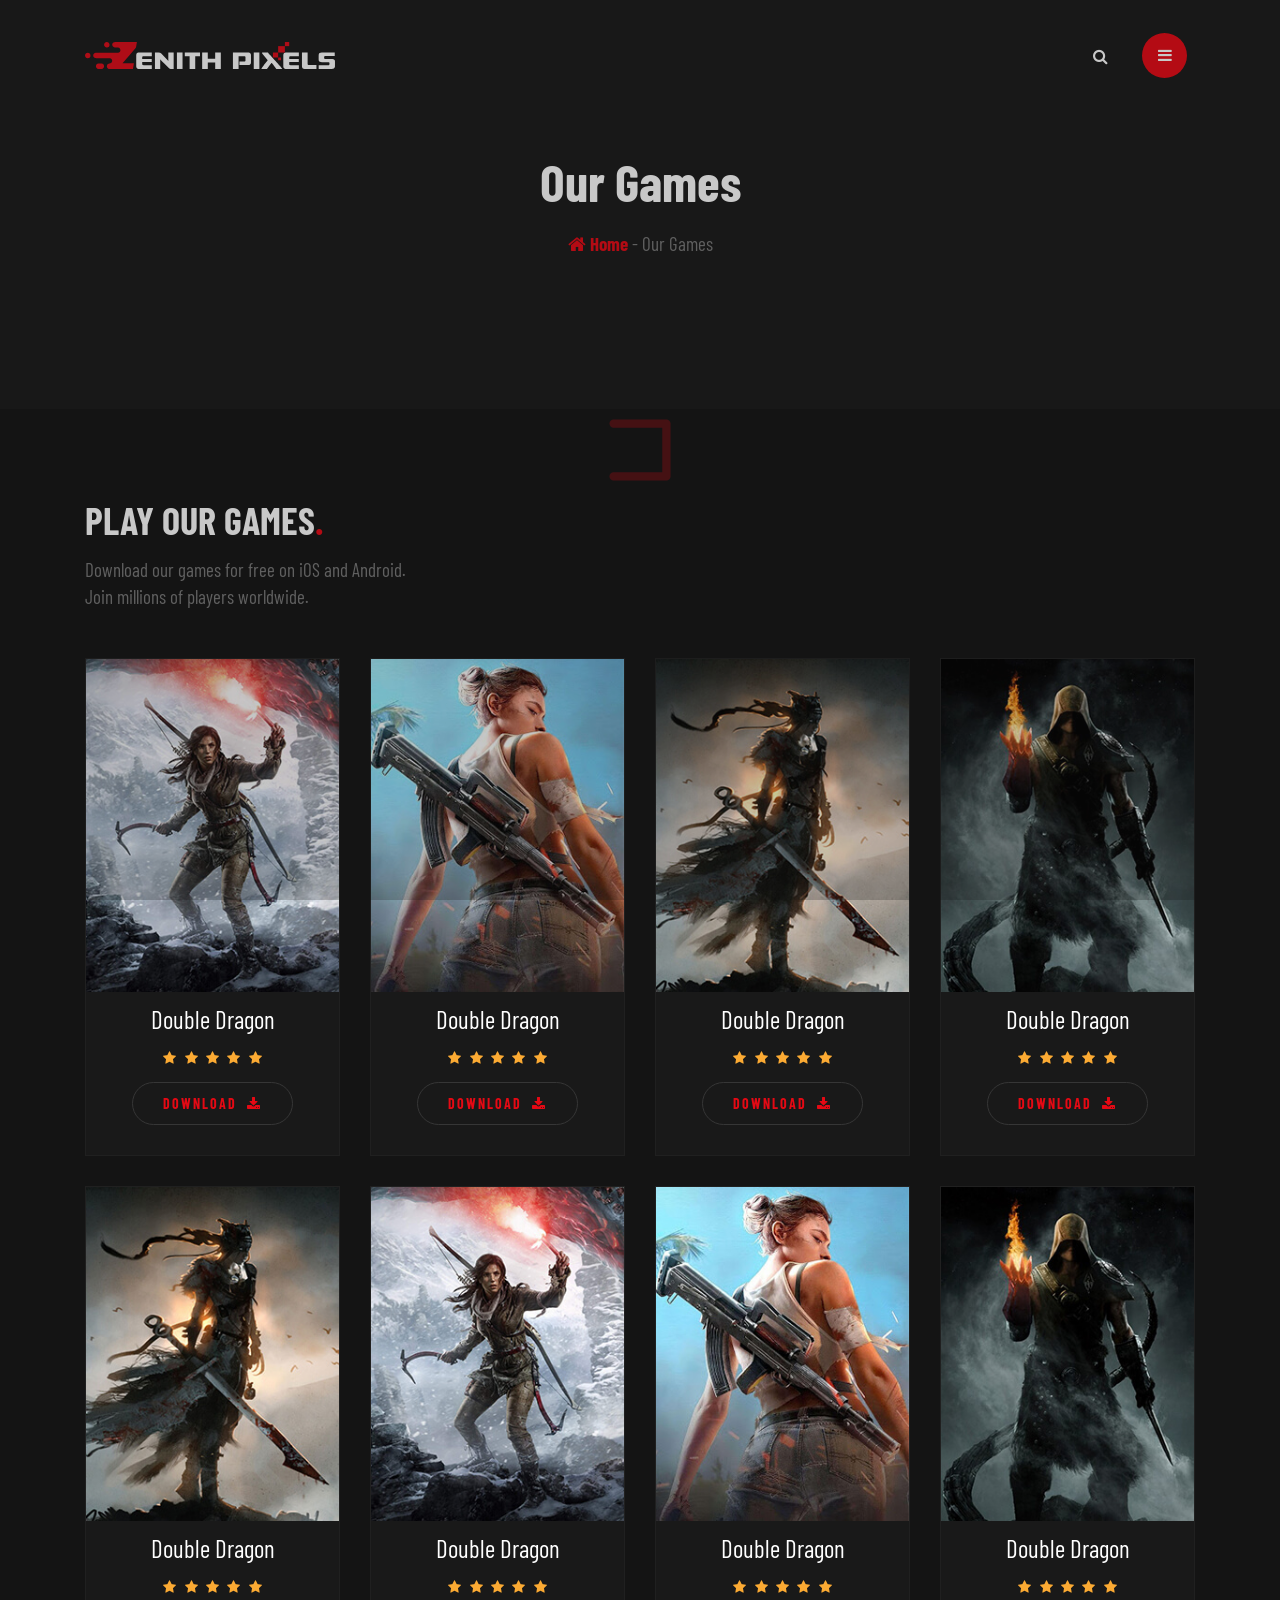
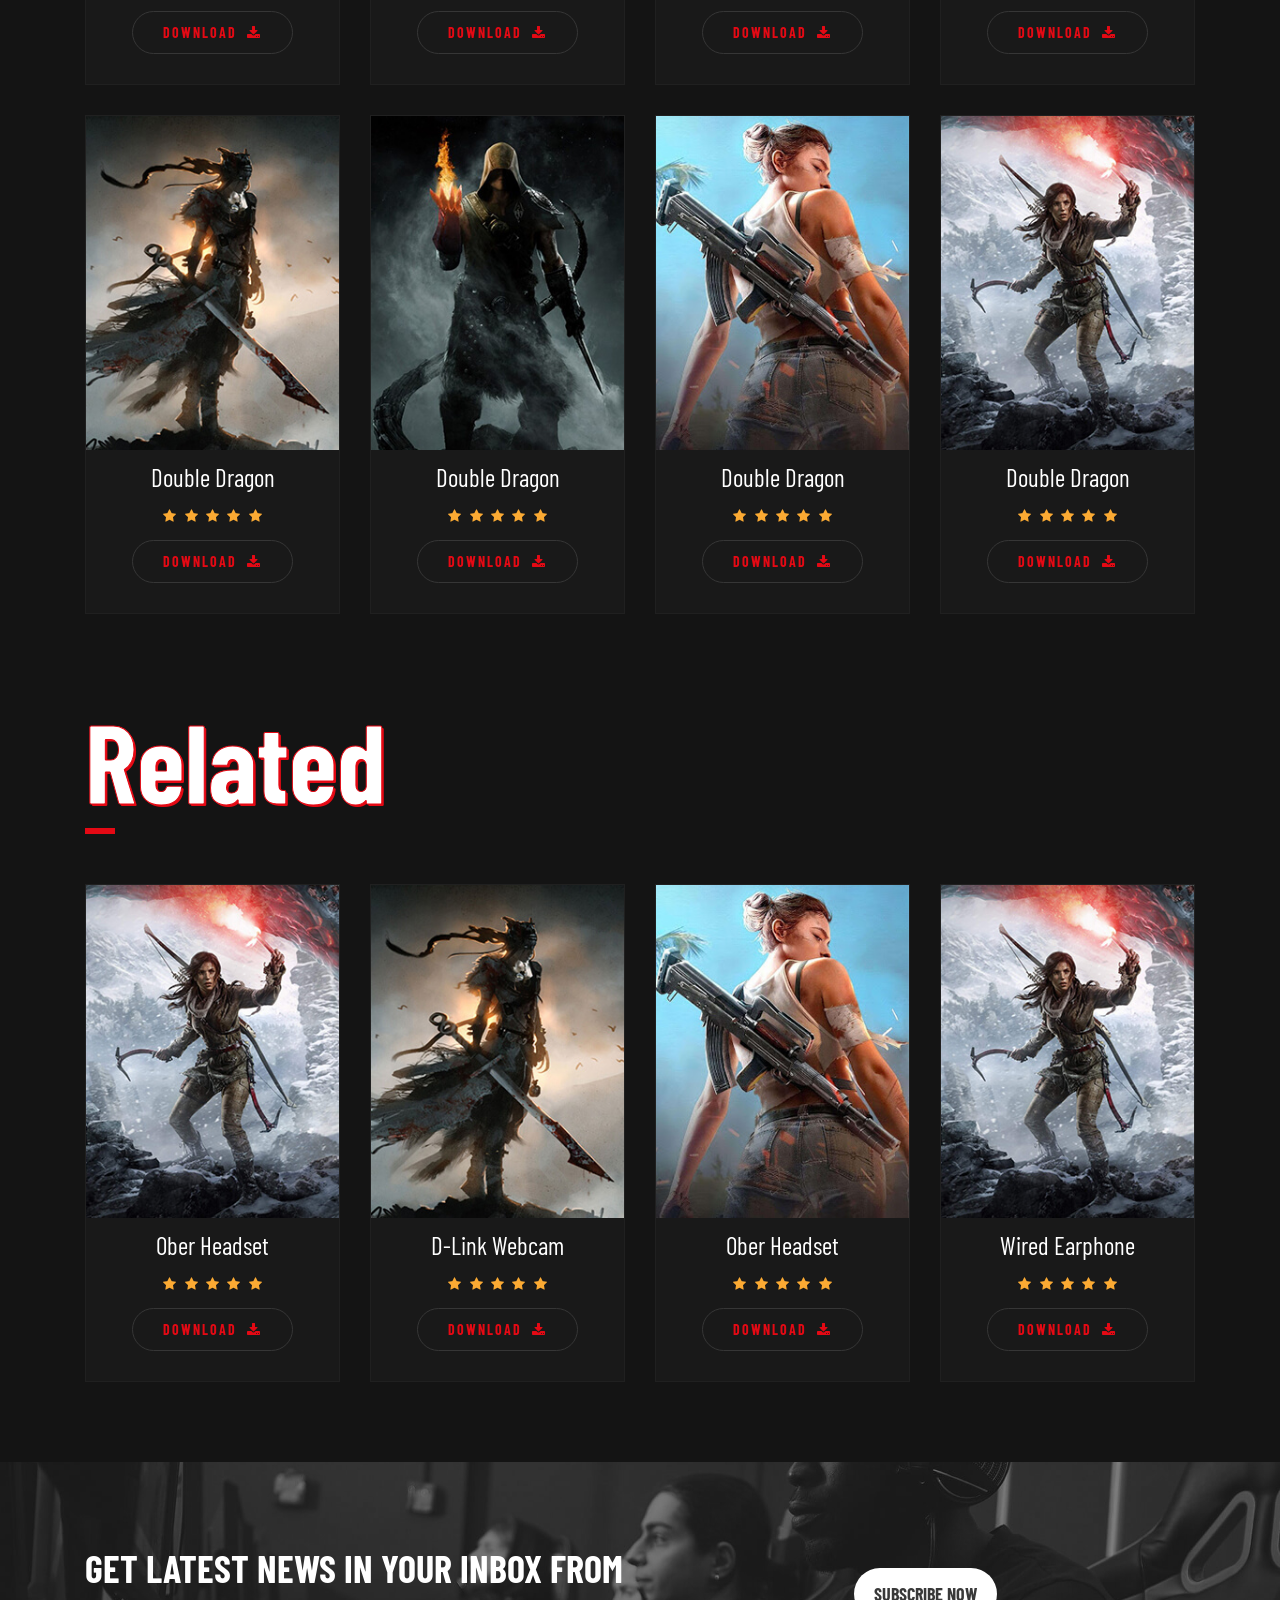
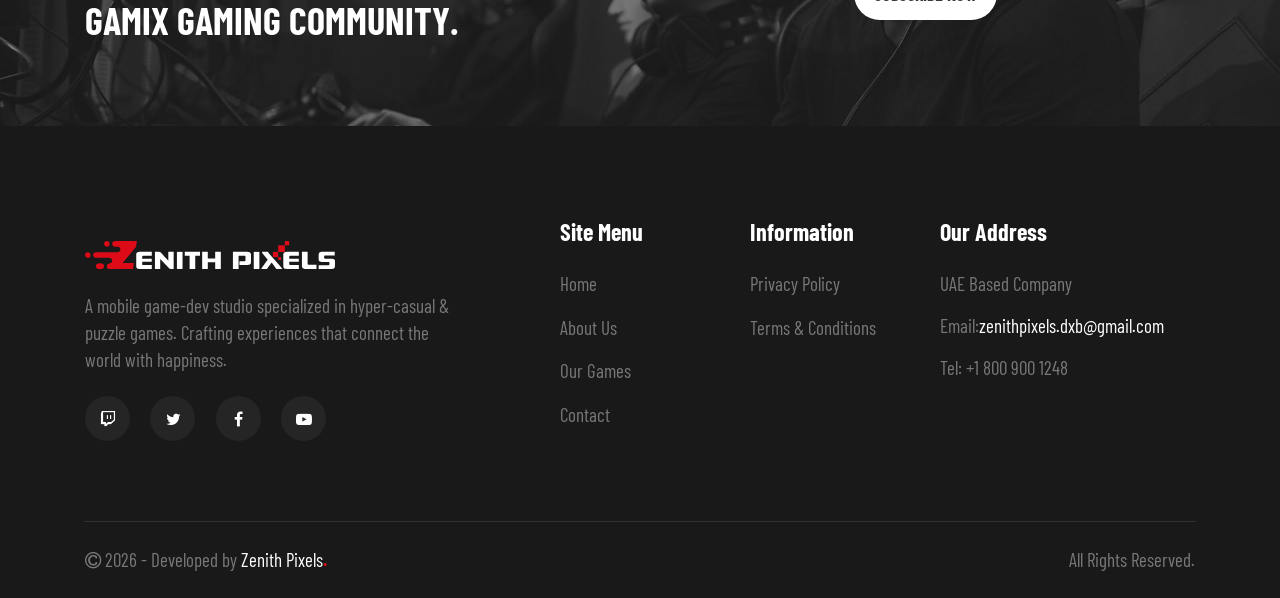
<file: games.html>
<!DOCTYPE html>
<html lang="en">
<meta http-equiv="content-type" content="text/html;charset=UTF-8" />
<head>
   <meta charset="UTF-8">
    <meta name="viewport" content="width=device-width, initial-scale=1, shrink-to-fit=no">
    <meta name="keywords" content=" Gaming Landing, Page, SEO" />
    <meta name="description" content="Zenith Pixels - Gaming Landing" />
    <title>Zenith Pixels - Games</title>

    <!--font-awesome icons link-->
    <link rel="stylesheet" href="css/font-awesome.min.css">

    <!-- Bootstrap CSS -->
    <link rel="stylesheet" href="css/bootstrap.min.css">
    <link rel="stylesheet" href="css/slick.css">
    <link rel="stylesheet" href="css/venobox.css">
    <link rel="stylesheet" href="css/lightbox.min.css">
    <!--main style file-->
    <link rel="stylesheet" href="css/style.css">
    <link rel="stylesheet" href="css/responsive.css">
</head>

<body id="darkmode" class="inner-page">
    <!-- Preloader -->
    <div class="loader_screen preloader" id="preloader">
        <div class="loader loader-box">
            <svg viewBox="0 0 80 80">
                <rect x="8" y="8" width="64" height="64"></rect>
            </svg>
        </div>
    </div>
    <!-- Preloader -->

    <!-- Modal -->
    <!-- <div class="modal fade" id="exampleModalCenter" tabindex="-1" role="dialog" aria-hidden="true">
        <div class="modal-dialog modal-dialog-centered" role="document">
            <div class="modal-content">
                <div class="modal-header">
                    <h5 class="modal-title">Cart <b>.</b></h5>
                    <button type="button" class="close" data-dismiss="modal" aria-label="Close">
                        <span aria-hidden="true">&times;</span>
                    </button>
                </div>
                <div class="modal-body">
                    <div class="row cart-item">
                        <div class="col-sm-4 col-lg-4 cart-img">
                            <img src="images/product1.png" alt="product" class="img-fluid">
                            <a href="#"><i class="fa fa-trash" aria-hidden="true"></i></a>
                        </div>
                        <div class="col-sm-8 col-lg-8">
                            <h3>Ober Headset</h3>
                            <span>1 x $135</span>
                        </div>
                    </div>
                    <div class="row cart-item">
                        <div class="col-sm-4 col-lg-4 cart-img">
                            <img src="images/product3.png" alt="product" class="img-fluid">
                            <a href="#"><i class="fa fa-trash" aria-hidden="true"></i></a>
                        </div>
                        <div class="col-sm-8 col-lg-8">
                            <h3>Wired Earphone</h3>
                            <span>2 x $99</span>
                        </div>
                    </div>
                </div>
                <div class="modal-footer">
                    <a class='main-btn model-btn' href='cart.html'>Checkout $320</a>
                </div>
            </div>
        </div>
    </div> -->
    <!-- Contact Modal -->
    <div class="modal fade" id="contact-model-large" tabindex="-1" role="dialog" aria-hidden="true">
        <div class="modal-dialog modal-dialog-centered modal-lg" role="document">
            <div class="modal-content">
                <form>
                    <div class="modal-header">
                        <h5 class="modal-title">Contact <b>.</b></h5>
                        <button type="button" class="close" data-dismiss="modal" aria-label="Close">
                            <span aria-hidden="true">&times;</span>
                        </button>
                    </div>
                    <div class="modal-body">
                        <div class="row contact-box">
                            <div class="col-lg-6">
                                <div class="form-group">
                                    <input type="text" class="form-control" placeholder="Your Full Name">
                                </div>
                            </div>
                            <div class="col-lg-6">
                                <div class="form-group">
                                    <input type="email" class="form-control" placeholder="Your Email Address">
                                </div>
                            </div>
                            <div class="col-lg-12">
                                <div class="form-group">
                                    <textarea class="form-control" id="exampleFormControlTextarea1" rows="7" placeholder="Your Message"></textarea>
                                </div>
                            </div>
                        </div>
                    </div>
                    <div class="modal-footer">
                        <button type="submit" class="main-btn model-btn">Send Message</button>
                    </div>
                </form>
            </div>
        </div>
    </div>

    <!-- Billing Modal -->
    <!-- <div class="modal fade" id="billing-model-large" tabindex="-1" role="dialog" aria-hidden="true">
        <div class="modal-dialog modal-dialog-centered modal-lg" role="document">
            <div class="modal-content">
                <form>
                    <div class="modal-header">
                        <h5 class="modal-title">Billing Details <b>.</b></h5>
                        <button type="button" class="close" data-dismiss="modal" aria-label="Close">
                            <span aria-hidden="true">&times;</span>
                        </button>
                    </div>
                    <div class="modal-body">
                        <div class="row contact-box">
                            <div class="col-lg-6">
                                <div class="form-group">
                                    <input type="text" class="form-control" placeholder="Your Full Name">
                                </div>
                            </div>
                            <div class="col-lg-6">
                                <div class="form-group">
                                    <input type="email" class="form-control" placeholder="Your Email Address">
                                </div>
                            </div>
                            <div class="col-lg-6">
                                <div class="form-group">
                                    <input type="text" class="form-control" placeholder="Phone Number">
                                </div>
                            </div>
                            <div class="col-lg-6">
                                <div class="form-group">
                                    <input type="text" class="form-control" placeholder="Card Number">
                                </div>
                            </div>
                            <div class="col-lg-6">
                                <div class="form-group">
                                    <input type="text" class="form-control" placeholder="Expiry Date">
                                </div>
                            </div>
                            <div class="col-lg-6">
                                <div class="form-group">
                                    <input type="text" class="form-control" placeholder="Address">
                                </div>
                            </div>
                        </div>
                    </div>
                    <div class="modal-footer">
                        <button type="submit" class="main-btn model-btn">Payment $298</button>
                    </div>
                </form>
            </div>
        </div>
    </div> -->
    <!-- Modal -->

  <!-- HEADER AREA START -->
    <nav class="navbar navbar-expand-lg navbar-light bg-light sticky-top" id="navber">
        <div class="container">
            <a class='navbar-brand' href='index.html'><img src="images/logo.svg"/></a>
            <div class="menu-main" id="navbarSupportedContent">
                <ul class="navbar-nav ml-auto menu-item">
                    <li class="nav-item">
                        <a class="nav-link nl-m-top abc mobile-content-hide"><i class="fa fa-search" aria-hidden="true"></i></a>
                        <div class="search top-search">
                            <button type="button" class="close fix-close">×</button>
                            <form>
                                <input type="search" value="" placeholder="Search Here" />
                                <button type="submit" class="btn btn-primary">Search</button>
                            </form>
                        </div>
                    </li>
                    <!-- <li class="nav-item">
                        <a class="nav-link cart nl-m-top mobile-content-hide" data-toggle="modal" data-target="#exampleModalCenter"><i class="fa fa-shopping-bag" aria-hidden="true"></i><span>2</span></a>
                    </li>
                    <li class="nav-item">
                        <a class='nav-link nl-m-top account-icon' href='login.html'><i class="fa fa-user" aria-hidden="true"></i></a>
                    </li> -->
                    <li class="nav-item">
                        <a class="nav-link menu-icon"><i class="fa fa-bars" aria-hidden="true"></i></a>
                    </li> 
                </ul>
            </div>
        </div>
        <div class="custom-menubar">
            <ul class="nav-link-block">
                <li>
                    <a href="index.html#banner" class="menu-link">Home</a>
                </li>
                <li>
                    <a href="index.html#about" class="menu-link">About Us</a>
                </li>
                <li>
                    <a href="games.html" class="menu-link">Our Games</a>
                </li>
                <li>
                    <a class="menu-link" data-toggle="modal" data-target="#contact-model-large">Contact</a>
                </li>
             
            </ul>
            <ul class="responsive-nav">
                <li>
                    <a class="nav-link nl-m-top abc"><i class="fa fa-search" aria-hidden="true"></i></a>
                    <div class="search top-search">
                        <button type="button" class="close fix-close">×</button>
                        <form>
                            <input type="search" value="" placeholder="Search Here" />
                            <button type="submit" class="btn btn-primary">Search</button>
                        </form>
                    </div>
                </li>
               <!--  <li>
                    <a class="nav-link cart nl-m-top" data-toggle="modal" data-target="#exampleModalCenter"><i class="fa fa-shopping-bag" aria-hidden="true"></i><span>2</span></a>
                </li>
                <li>
                    <a class='nav-link nl-m-top' href='login.html'><i class="fa fa-user" aria-hidden="true"></i></a>
                </li>  -->
            </ul>
            <div class="menu-close">
                <a class="hide-menu-btn"><i class="fa fa-times" aria-hidden="true"></i></a>
            </div>
        </div>
    </nav>
    <!-- HEADER AREA END -->

    <!-- INNER_PAGE_BANNER AREA START -->
    <section id="inner-banner">
        <div class="container">
            <div class="row">
                <div class="col-lg-12 text-center">
                    <h3>Our Games</h3>
                    <a href='index.html'><i class="fa fa-home" aria-hidden="true"></i> Home</a><span> - Our Games</span>
                </div>
            </div>
        </div>
    </section>
    <!-- INNER_PAGE_BANNER AREA END -->

    <!-- CART_VIEW AREA START -->
 
    <section id="cart-view">
        <div class="container">
                  
            <div class="row">
                  <div class="col-lg-12 col-sm-12 ">
<h3>PLAY OUR GAMES<b>.</b></h3>
<p>Download our games for free on iOS and Android. <br>Join millions of players worldwide.</p>
                  </div>
                   </div>
        
            <div class="row">
                      <div class="col-lg-3 col-sm-6 text-center">
                            <div class="product-item">
                                <!-- <h3>$240</h3> -->
                                <img src="images/game1.jpg" alt="product-img" class="img-fluid">
                                <h4>Double Dragon</h4>
                                <div class="star">
                                <i class="fa fa-star" aria-hidden="true"></i>
                                <i class="fa fa-star" aria-hidden="true"></i>
                                <i class="fa fa-star" aria-hidden="true"></i>
                                <i class="fa fa-star" aria-hidden="true"></i>
                                <i class="fa fa-star" aria-hidden="true"></i>
                            </div>
                                <a href="#" class="product-btn">Download<i class="fa fa-download" aria-hidden="true"></i></a>
                            </div>
                        </div>

                <div class="col-lg-3 col-sm-6 text-center">
                            <div class="product-item">
                                <!-- <h3>$240</h3> -->
                                <img src="images/game3.jpg" alt="product-img" class="img-fluid">
                                <h4>Double Dragon</h4>
                                <div class="star">
                                <i class="fa fa-star" aria-hidden="true"></i>
                                <i class="fa fa-star" aria-hidden="true"></i>
                                <i class="fa fa-star" aria-hidden="true"></i>
                                <i class="fa fa-star" aria-hidden="true"></i>
                                <i class="fa fa-star" aria-hidden="true"></i>
                            </div>
                                <a href="#" class="product-btn">Download<i class="fa fa-download" aria-hidden="true"></i></a>
                            </div>
                        </div>

                             <div class="col-lg-3 col-sm-6 text-center">
                            <div class="product-item">
                                <!-- <h3>$240</h3> -->
                                <img src="images/game2.jpg" alt="product-img" class="img-fluid">
                                <h4>Double Dragon</h4>
                                <div class="star">
                                <i class="fa fa-star" aria-hidden="true"></i>
                                <i class="fa fa-star" aria-hidden="true"></i>
                                <i class="fa fa-star" aria-hidden="true"></i>
                                <i class="fa fa-star" aria-hidden="true"></i>
                                <i class="fa fa-star" aria-hidden="true"></i>
                            </div>
                                <a href="#" class="product-btn">Download<i class="fa fa-download" aria-hidden="true"></i></a>
                            </div>
                        </div>

                             <div class="col-lg-3 col-sm-6 text-center">
                            <div class="product-item">
                                <!-- <h3>$240</h3> -->
                                <img src="images/game4.jpg" alt="product-img" class="img-fluid">
                                <h4>Double Dragon</h4>
                                <div class="star">
                                <i class="fa fa-star" aria-hidden="true"></i>
                                <i class="fa fa-star" aria-hidden="true"></i>
                                <i class="fa fa-star" aria-hidden="true"></i>
                                <i class="fa fa-star" aria-hidden="true"></i>
                                <i class="fa fa-star" aria-hidden="true"></i>
                            </div>
                                <a href="#" class="product-btn">Download<i class="fa fa-download" aria-hidden="true"></i></a>
                            </div>
                        </div>


                    </div>

                         <div class="row">
                      <div class="col-lg-3 col-sm-6 text-center">
                            <div class="product-item">
                                <!-- <h3>$240</h3> -->
                                <img src="images/game2.jpg" alt="product-img" class="img-fluid">
                                <h4>Double Dragon</h4>
                                <div class="star">
                                <i class="fa fa-star" aria-hidden="true"></i>
                                <i class="fa fa-star" aria-hidden="true"></i>
                                <i class="fa fa-star" aria-hidden="true"></i>
                                <i class="fa fa-star" aria-hidden="true"></i>
                                <i class="fa fa-star" aria-hidden="true"></i>
                            </div>
                                <a href="#" class="product-btn">Download<i class="fa fa-download" aria-hidden="true"></i></a>
                            </div>
                        </div>

                <div class="col-lg-3 col-sm-6 text-center">
                            <div class="product-item">
                                <!-- <h3>$240</h3> -->
                                <img src="images/game1.jpg" alt="product-img" class="img-fluid">
                                <h4>Double Dragon</h4>
                                <div class="star">
                                <i class="fa fa-star" aria-hidden="true"></i>
                                <i class="fa fa-star" aria-hidden="true"></i>
                                <i class="fa fa-star" aria-hidden="true"></i>
                                <i class="fa fa-star" aria-hidden="true"></i>
                                <i class="fa fa-star" aria-hidden="true"></i>
                            </div>
                                <a href="#" class="product-btn">Download<i class="fa fa-download" aria-hidden="true"></i></a>
                            </div>
                        </div>

                             <div class="col-lg-3 col-sm-6 text-center">
                            <div class="product-item">
                                <!-- <h3>$240</h3> -->
                                <img src="images/game3.jpg" alt="product-img" class="img-fluid">
                                <h4>Double Dragon</h4>
                                <div class="star">
                                <i class="fa fa-star" aria-hidden="true"></i>
                                <i class="fa fa-star" aria-hidden="true"></i>
                                <i class="fa fa-star" aria-hidden="true"></i>
                                <i class="fa fa-star" aria-hidden="true"></i>
                                <i class="fa fa-star" aria-hidden="true"></i>
                            </div>
                                <a href="#" class="product-btn">Download<i class="fa fa-download" aria-hidden="true"></i></a>
                            </div>
                        </div>

                             <div class="col-lg-3 col-sm-6 text-center">
                            <div class="product-item">
                                <!-- <h3>$240</h3> -->
                                <img src="images/game4.jpg" alt="product-img" class="img-fluid">
                                <h4>Double Dragon</h4>
                                <div class="star">
                                <i class="fa fa-star" aria-hidden="true"></i>
                                <i class="fa fa-star" aria-hidden="true"></i>
                                <i class="fa fa-star" aria-hidden="true"></i>
                                <i class="fa fa-star" aria-hidden="true"></i>
                                <i class="fa fa-star" aria-hidden="true"></i>
                            </div>
                                <a href="#" class="product-btn">Download<i class="fa fa-download" aria-hidden="true"></i></a>
                            </div>
                        </div>


                    </div>

                         <div class="row">
                      <div class="col-lg-3 col-sm-6 text-center">
                            <div class="product-item">
                                <!-- <h3>$240</h3> -->
                                <img src="images/game2.jpg" alt="product-img" class="img-fluid">
                                <h4>Double Dragon</h4>
                                <div class="star">
                                <i class="fa fa-star" aria-hidden="true"></i>
                                <i class="fa fa-star" aria-hidden="true"></i>
                                <i class="fa fa-star" aria-hidden="true"></i>
                                <i class="fa fa-star" aria-hidden="true"></i>
                                <i class="fa fa-star" aria-hidden="true"></i>
                            </div>
                                <a href="#" class="product-btn">Download<i class="fa fa-download" aria-hidden="true"></i></a>
                            </div>
                        </div>

                <div class="col-lg-3 col-sm-6 text-center">
                            <div class="product-item">
                                <!-- <h3>$240</h3> -->
                                <img src="images/game4.jpg" alt="product-img" class="img-fluid">
                                <h4>Double Dragon</h4>
                                <div class="star">
                                <i class="fa fa-star" aria-hidden="true"></i>
                                <i class="fa fa-star" aria-hidden="true"></i>
                                <i class="fa fa-star" aria-hidden="true"></i>
                                <i class="fa fa-star" aria-hidden="true"></i>
                                <i class="fa fa-star" aria-hidden="true"></i>
                            </div>
                                <a href="#" class="product-btn">Download<i class="fa fa-download" aria-hidden="true"></i></a>
                            </div>
                        </div>

                             <div class="col-lg-3 col-sm-6 text-center">
                            <div class="product-item">
                                <!-- <h3>$240</h3> -->
                                <img src="images/game3.jpg" alt="product-img" class="img-fluid">
                                <h4>Double Dragon</h4>
                                <div class="star">
                                <i class="fa fa-star" aria-hidden="true"></i>
                                <i class="fa fa-star" aria-hidden="true"></i>
                                <i class="fa fa-star" aria-hidden="true"></i>
                                <i class="fa fa-star" aria-hidden="true"></i>
                                <i class="fa fa-star" aria-hidden="true"></i>
                            </div>
                                <a href="#" class="product-btn">Download<i class="fa fa-download" aria-hidden="true"></i></a>
                            </div>
                        </div>

                             <div class="col-lg-3 col-sm-6 text-center">
                            <div class="product-item">
                                <!-- <h3>$240</h3> -->
                                <img src="images/game1.jpg" alt="product-img" class="img-fluid">
                                <h4>Double Dragon</h4>
                                <div class="star">
                                <i class="fa fa-star" aria-hidden="true"></i>
                                <i class="fa fa-star" aria-hidden="true"></i>
                                <i class="fa fa-star" aria-hidden="true"></i>
                                <i class="fa fa-star" aria-hidden="true"></i>
                                <i class="fa fa-star" aria-hidden="true"></i>
                            </div>
                                <a href="#" class="product-btn">Download<i class="fa fa-download" aria-hidden="true"></i></a>
                            </div>
                        </div>


                    </div>
                </div>
          
            </div>
        </div>
    </section>
    <!-- CART_VIEW AREA END -->

    <!-- PRODUCT AREA START -->
    <section id="product">
        <div class="container">
            <div class="row">
                <div class="col-lg-12 heading">
                    <h3>Related</h3>
                </div>
            </div>
            <div class="row product-pa related-pro">
                <div class="col-lg-12 px-0">
                    <div class="product-main">
                        <div class="col-lg-3 text-center">
                            <div class="product-item">
                                <!-- <h3>$135</h3> -->
                                <img src="images/game1.jpg" alt="product-img" class="img-fluid">
                                <h4>Ober headset</h4>
                                 <div class="star">
                                <i class="fa fa-star" aria-hidden="true"></i>
                                <i class="fa fa-star" aria-hidden="true"></i>
                                <i class="fa fa-star" aria-hidden="true"></i>
                                <i class="fa fa-star" aria-hidden="true"></i>
                                <i class="fa fa-star" aria-hidden="true"></i>
                            </div>
                                <a href="#" class="product-btn">Download<i class="fa fa-download" aria-hidden="true"></i></a>
                            </div>
                        </div>
                        <div class="col-lg-3 text-center">
                            <div class="product-item">
                                <!-- <h3>$240</h3> -->
                              
                                <img src="images/game2.jpg" alt="product-img" class="img-fluid">
                                <h4>D-Link Webcam</h4>
                                <div class="star">
                                <i class="fa fa-star" aria-hidden="true"></i>
                                <i class="fa fa-star" aria-hidden="true"></i>
                                <i class="fa fa-star" aria-hidden="true"></i>
                                <i class="fa fa-star" aria-hidden="true"></i>
                                <i class="fa fa-star" aria-hidden="true"></i>
                            </div>
                                <a href="#" class="product-btn">Download<i class="fa fa-download" aria-hidden="true"></i></a>
                            </div>
                        </div>
                        <div class="col-lg-3 text-center">
                            <div class="product-item">
                                <!-- <h3>$135</h3> -->
                                <img src="images/game3.jpg" alt="product-img" class="img-fluid">
                                <h4>Ober headset</h4>
                              <div class="star">
                                <i class="fa fa-star" aria-hidden="true"></i>
                                <i class="fa fa-star" aria-hidden="true"></i>
                                <i class="fa fa-star" aria-hidden="true"></i>
                                <i class="fa fa-star" aria-hidden="true"></i>
                                <i class="fa fa-star" aria-hidden="true"></i>
                            </div>
                                <a href="#" class="product-btn">Download<i class="fa fa-download" aria-hidden="true"></i></a>
                            </div>
                        </div>
                        <div class="col-lg-3 text-center">
                            <div class="product-item">
                                <!-- <h3>$99</h3> -->
                              
                                <img src="images/game1.jpg" alt="product-img" class="img-fluid">
                                <h4>Wired Earphone</h4>
                              <div class="star">
                                <i class="fa fa-star" aria-hidden="true"></i>
                                <i class="fa fa-star" aria-hidden="true"></i>
                                <i class="fa fa-star" aria-hidden="true"></i>
                                <i class="fa fa-star" aria-hidden="true"></i>
                                <i class="fa fa-star" aria-hidden="true"></i>
                            </div>
                                <a href="#" class="product-btn">Download<i class="fa fa-download" aria-hidden="true"></i></a>
                            </div>
                        </div>
                        <div class="col-lg-3 text-center">
                            <div class="product-item">
                                <!-- <h3>$240</h3> -->
                                <img src="images/game4.jpg" alt="product-img" class="img-fluid">
                                <h4>D-Link Webcam</h4>
                               <div class="star">
                                <i class="fa fa-star" aria-hidden="true"></i>
                                <i class="fa fa-star" aria-hidden="true"></i>
                                <i class="fa fa-star" aria-hidden="true"></i>
                                <i class="fa fa-star" aria-hidden="true"></i>
                                <i class="fa fa-star" aria-hidden="true"></i>
                            </div>
                                <a href="#" class="product-btn">Download<i class="fa fa-download" aria-hidden="true"></i></a>
                            </div>
                        </div>
                    </div>
                </div>
            </div>
        </div>
    </section>
    <!-- PRODUCT AREA END -->

    <!-- SUBSCRIBE AREA START -->
    <section id="subscribe">
        <div class="container zindex">
            <div class="row">
                <div class="col-lg-6 col-md-8 subscribe-txt">
                    <h3>Get Latest news in your inbox from Gamix Gaming Community<b>.</b></h3>
                </div>
                <div class="col-lg-6 col-md-4 text-center">
                    <a href="#" class="subscribe-btn">Subscribe Now</a>
                </div>
            </div>
        </div>
    </section>
    <!-- SUBSCRIBE AREA END -->

    <!-- FOOTER AREA START -->
    <section id="footer">
        <div class="container">
            <div class="row">
                <div class="col-lg-5 footer-logo">
                    <a href='index.html'><a href='index.html'><img src="images/logo.svg"/></a></a>
                    <p>A mobile game-dev studio specialized in hyper-casual & puzzle games. Crafting experiences that connect the world with happiness.</p>
                    <div class="footer-social">
                        <a href="#"><i class="fa fa-twitch" aria-hidden="true"></i></a>
                        <a href="#"><i class="fa fa-twitter" aria-hidden="true"></i></a>
                        <a href="#"><i class="fa fa-facebook" aria-hidden="true"></i></a>
                        <a href="#"><i class="fa fa-youtube-play" aria-hidden="true"></i></a>
                    </div>
                </div>
                <div class="col-lg-2 col-sm-4 footer-menu">
                    <h3>Site Menu</h3>
   
 <nav class="navbar  footer_menu_top" >
    
      
            <ul class="nav-link-block">
                <li>
                    <a href="index.html#banner" class="menu-link">Home</a>
                </li>
                <li>
                    <a href="index.html#about" class="menu-link">About Us</a>
                </li>
                <li>
                    <a href="games.html" class="menu-link">Our Games</a>
                </li>
                <li>
                    <a class="menu-link" data-toggle="modal" data-target="#contact-model-large">Contact</a>
                </li>
             
            </ul>
          
    </nav>

                </div>
           
                <div class="col-lg-2 col-sm-4 footer-menu">
                    <h3>Information</h3>
                    <a href="privacy.html">Privacy Policy</a>
                    <a href="terms.html">Terms & Conditions</a>
                </div>
                  <div class="col-lg-3 col-sm-4 footer-address">
                    <h3>Our Address</h3>
                    <p>UAE Based Company</p>

 <p>Email: <a href="mailto:zenithpixels.dxb@gmail.com">zenithpixels.dxb@gmail.com</a></p>
 <p>Tel: +1 800 900 1248</p>
                </div>

            </div>
        </div>
    </section>
    <!-- FOOTER AREA END -->

    <!-- COPY_RIGHT AREA START -->
   <section id="copy_right">
        <div class="container">
            <div class="row">
                <div class="col-lg-12">
                    <div class="row">
                        <div class="col-lg-6 col-sm-7 copy-right-txt">
                            <p><i class="fa fa-copyright" aria-hidden="true"></i> 2026 - Developed by <a href="index.html">Zenith Pixels<b>.</b></a></p>
                        </div>
                        <div class="col-lg-6 col-sm-5 text-right copy-right-txt">
                            <p>All Rights Reserved.</p>
                        </div>
                    </div>
                </div>
            </div>
        </div>
    </section>
    <!-- COPY_RIGHT AREA END -->

    <!-- JavaScript -->
    <script src="js/jquery-3.3.1.min.js"></script>
    <script src="js/bootstrap.min.js"></script>
    <script src="js/slick.min.js"></script>
    <script src="js/venobox.min.js"></script>
    <script src="js/lightbox.min.js"></script>
    <script src="js/counterup.min.js"></script>
    <script src="js/waypoints.min.js"></script>
    <script src="js/custom.js"></script>

</body>

</html>
</file>
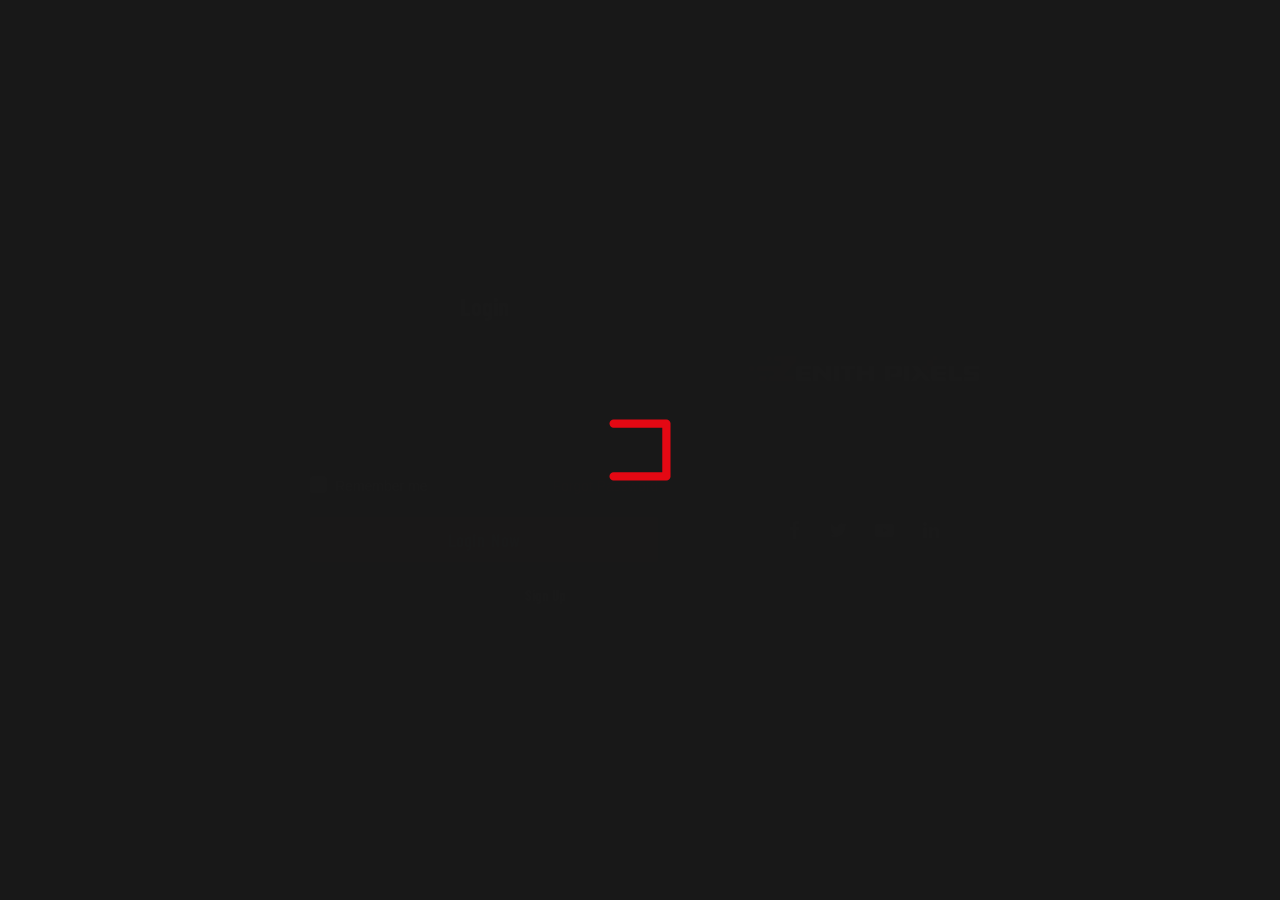
<file: login.html>
<!DOCTYPE html>
<html lang="en">

<meta http-equiv="content-type" content="text/html;charset=UTF-8" />
<head>
    <meta charset="UTF-8">
       <meta name="viewport" content="width=device-width, initial-scale=1, shrink-to-fit=no">
    <meta name="keywords" content=" Gaming Landing, Page, SEO" />
    <meta name="description" content="Zenith Pixels - Gaming Landing" />
    <title>ZENITH PIXELS - Login</title>
    <!--font-awesome icons link-->
    <link rel="stylesheet" href="css/font-awesome.min.css">

    <!-- Bootstrap CSS -->
    <link rel="stylesheet" href="css/bootstrap.min.css">
    <link rel="stylesheet" href="css/slick.css">
    <link rel="stylesheet" href="css/venobox.css">
    <link rel="stylesheet" href="css/lightbox.min.css">
    <!--main style file-->
    <link rel="stylesheet" href="css/style.css">
    <link rel="stylesheet" href="css/responsive.css">
</head>

<body id="darkmode">

    <!-- preloader part start -->
    <div class="loader_screen preloader" id="preloader">
        <div class="loader loader-box">
            <svg viewBox="0 0 80 80">
                <rect x="8" y="8" width="64" height="64"></rect>
            </svg>
        </div>
    </div>
    <!-- preloader part start -->

    <!-- Login start -->
    <div class="login-12">
        <div class="container">
            <div class="col-md-12 pad-0">
                <div class="row login-box-12">
                    <div class="col-lg-7 col-sm-12 col-pad-0 align-self-center">
                        <div class="login-inner-form">
                            <div class="details">
                                <h3>Login</h3>
                                <form autocomplete="off">
                                    <div class="form-group">
                                        <input type="text" name="username" class="input-text" placeholder="Phone number or Email">
                                    </div>
                                    <div class="form-group">
                                        <input type="password" name="Password" class="input-text" placeholder="Password">
                                    </div>
                                    <div class="checkbox clearfix">
                                        <div class="form-check checkbox-theme">
                                            <input class="form-check-input" type="checkbox" value="" id="rememberMe">
                                            <label class="form-check-label" for="rememberMe">
                                                Remember me
                                            </label>
                                        </div>
                                        <a href="#">Forgot Password</a>
                                    </div>
                                    <div class="form-group">
                                        <button type="submit" class="btn-md btn-theme btn-block">Login Now</button>
                                    </div>
                                </form>
                                <p>Don't have an account?<a href='signup.html'> Sign Up</a></p>
                            </div>
                        </div>
                    </div>
                    <div class="col-lg-5 col-md-12 col-sm-12 col-pad-0 bg-img align-self-center none-992">
                        <a class='logoss' href='index.html'>
                          <img src="images/logo.svg"/>
                        </a>
                        <p>Lorem ipsum dolor sit amet, consectetur adipisicing elit, sed do eiusmod tempor incididunt Lorem Ipsum</p>
                        <ul class="social-list clearfix">
                            <li><a href="#"><i class="fa fa-facebook"></i></a></li>
                            <li><a href="#"><i class="fa fa-twitter"></i></a></li>
                            <li><a href="#"><i class="fa fa-youtube-play"></i></a></li>
                            <li><a href="#"><i class="fa fa-linkedin"></i></a></li>
                        </ul>
                    </div>
                </div>
            </div>
        </div>
    </div>
    <!-- Login end -->

    <!-- Optional JavaScript -->
    <script src="js/jquery-3.3.1.min.js"></script>
    <script src="js/bootstrap.min.js"></script>
    <script src="js/slick.min.js"></script>
    <script src="js/venobox.min.js"></script>
    <script src="js/lightbox.min.js"></script>
    <script src="js/counterup.min.js"></script>
    <script src="js/waypoints.min.js"></script>
    <script src="js/custom.js"></script>
</body>

</html>
</file>
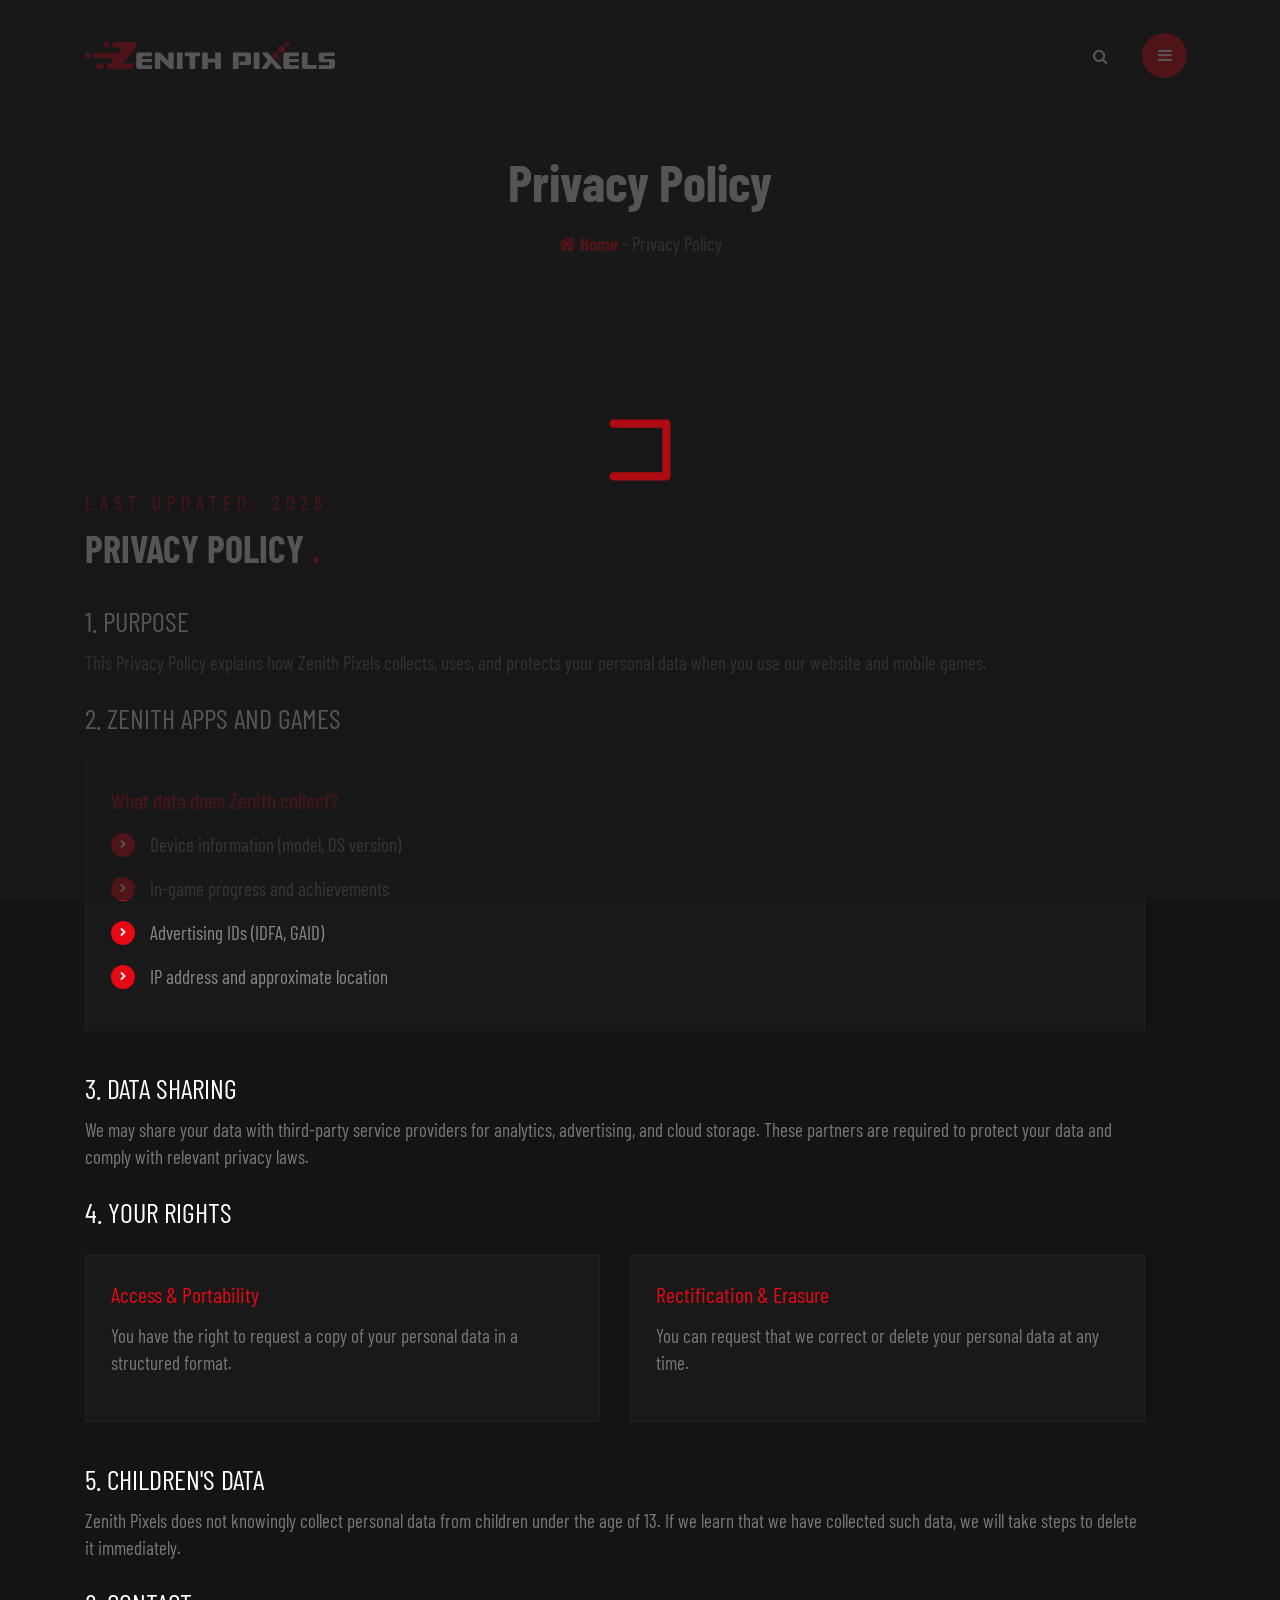
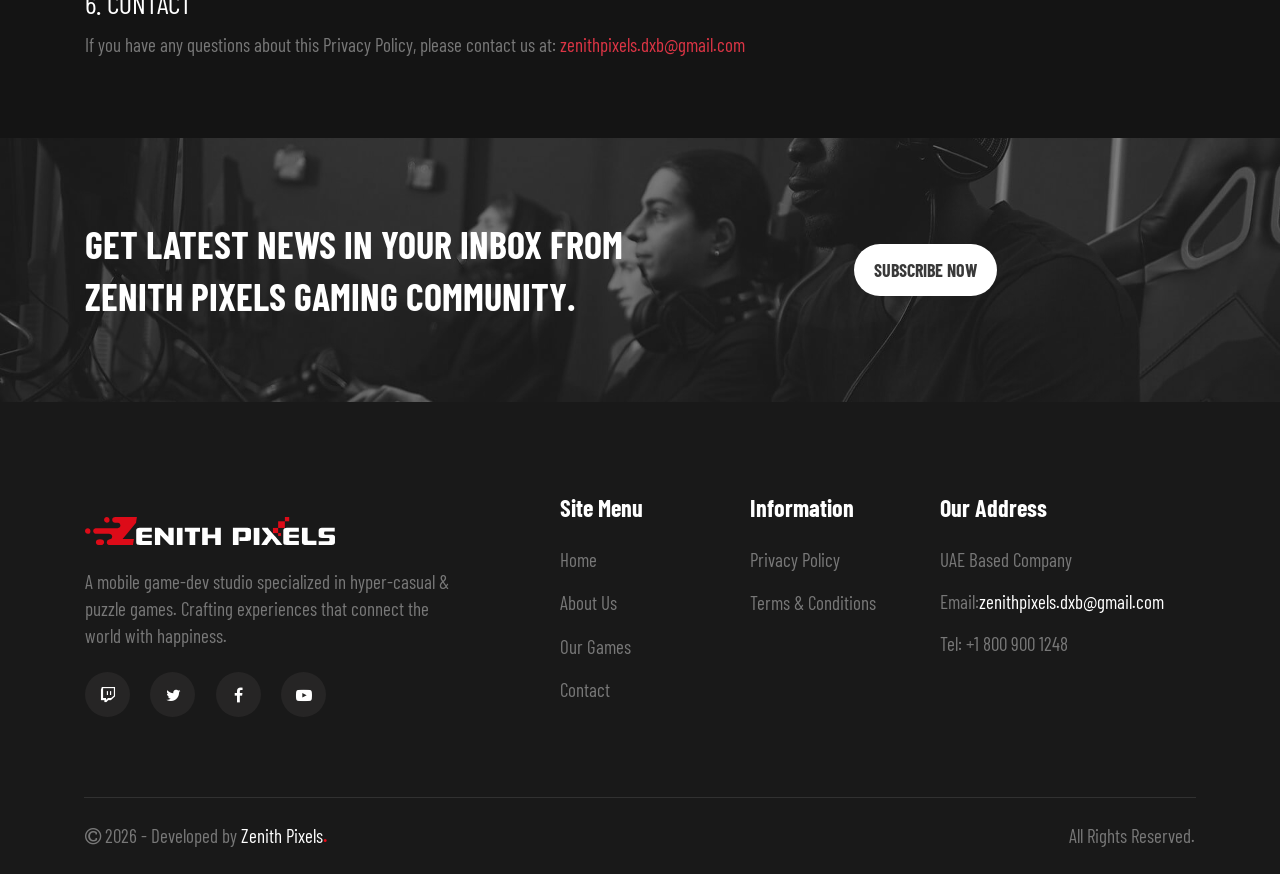
<file: privacy.html>
<!DOCTYPE html>
<html lang="en">
<meta http-equiv="content-type" content="text/html;charset=UTF-8" />
<head>
   <meta charset="UTF-8">
    <meta name="viewport" content="width=device-width, initial-scale=1, shrink-to-fit=no">
    <meta name="keywords" content=" Gaming Landing, Page, SEO" />
    <meta name="description" content="Zenith Pixels - Gaming Landing" />
    <title>ZENITH PIXELS - Privacy Policy</title>

    <!--font-awesome icons link-->
    <link rel="stylesheet" href="css/font-awesome.min.css">

    <!-- Bootstrap CSS -->
    <link rel="stylesheet" href="css/bootstrap.min.css">
    <link rel="stylesheet" href="css/slick.css">
    <link rel="stylesheet" href="css/venobox.css">
    <link rel="stylesheet" href="css/lightbox.min.css">
    <!--main style file-->
    <link rel="stylesheet" href="css/style.css">
    <link rel="stylesheet" href="css/responsive.css">
</head>

<body id="darkmode" class="inner-page">
    <!-- Preloader -->
    <div class="loader_screen preloader" id="preloader">
        <div class="loader loader-box">
            <svg viewBox="0 0 80 80">
                <rect x="8" y="8" width="64" height="64"></rect>
            </svg>
        </div>
    </div>
    <!-- Preloader -->

    <!-- Modal -->
    <!-- <div class="modal fade" id="exampleModalCenter" tabindex="-1" role="dialog" aria-hidden="true">
        <div class="modal-dialog modal-dialog-centered" role="document">
            <div class="modal-content">
                <div class="modal-header">
                    <h5 class="modal-title">Cart <b>.</b></h5>
                    <button type="button" class="close" data-dismiss="modal" aria-label="Close">
                        <span aria-hidden="true">&times;</span>
                    </button>
                </div>
                <div class="modal-body">
                    <div class="row cart-item">
                        <div class="col-sm-4 col-lg-4 cart-img">
                            <img src="images/product1.png" alt="product" class="img-fluid">
                            <a href="#"><i class="fa fa-trash" aria-hidden="true"></i></a>
                        </div>
                        <div class="col-sm-8 col-lg-8">
                            <h3>Ober Headset</h3>
                            <span>1 x $135</span>
                        </div>
                    </div>
                    <div class="row cart-item">
                        <div class="col-sm-4 col-lg-4 cart-img">
                            <img src="images/product3.png" alt="product" class="img-fluid">
                            <a href="#"><i class="fa fa-trash" aria-hidden="true"></i></a>
                        </div>
                        <div class="col-sm-8 col-lg-8">
                            <h3>Wired Earphone</h3>
                            <span>2 x $99</span>
                        </div>
                    </div>
                </div>
                <div class="modal-footer">
                    <a class='main-btn model-btn' href='cart.html'>Checkout $320</a>
                </div>
            </div>
        </div>
    </div> -->
    <!-- Contact Modal -->
    <div class="modal fade" id="contact-model-large" tabindex="-1" role="dialog" aria-hidden="true">
        <div class="modal-dialog modal-dialog-centered modal-lg" role="document">
            <div class="modal-content">
                <form>
                    <div class="modal-header">
                        <h5 class="modal-title">Contact <b>.</b></h5>
                        <button type="button" class="close" data-dismiss="modal" aria-label="Close">
                            <span aria-hidden="true">&times;</span>
                        </button>
                    </div>
                    <div class="modal-body">
                        <div class="row contact-box">
                            <div class="col-lg-6">
                                <div class="form-group">
                                    <input type="text" class="form-control" placeholder="Your Full Name">
                                </div>
                            </div>
                            <div class="col-lg-6">
                                <div class="form-group">
                                    <input type="email" class="form-control" placeholder="Your Email Address">
                                </div>
                            </div>
                            <div class="col-lg-12">
                                <div class="form-group">
                                    <textarea class="form-control" id="exampleFormControlTextarea1" rows="7" placeholder="Your Message"></textarea>
                                </div>
                            </div>
                        </div>
                    </div>
                    <div class="modal-footer">
                        <button type="submit" class="main-btn model-btn">Send Message</button>
                    </div>
                </form>
            </div>
        </div>
    </div>

    <!-- Billing Modal -->
    <!-- <div class="modal fade" id="billing-model-large" tabindex="-1" role="dialog" aria-hidden="true">
        <div class="modal-dialog modal-dialog-centered modal-lg" role="document">
            <div class="modal-content">
                <form>
                    <div class="modal-header">
                        <h5 class="modal-title">Billing Details <b>.</b></h5>
                        <button type="button" class="close" data-dismiss="modal" aria-label="Close">
                            <span aria-hidden="true">&times;</span>
                        </button>
                    </div>
                    <div class="modal-body">
                        <div class="row contact-box">
                            <div class="col-lg-6">
                                <div class="form-group">
                                    <input type="text" class="form-control" placeholder="Your Full Name">
                                </div>
                            </div>
                            <div class="col-lg-6">
                                <div class="form-group">
                                    <input type="email" class="form-control" placeholder="Your Email Address">
                                </div>
                            </div>
                            <div class="col-lg-6">
                                <div class="form-group">
                                    <input type="text" class="form-control" placeholder="Phone Number">
                                </div>
                            </div>
                            <div class="col-lg-6">
                                <div class="form-group">
                                    <input type="text" class="form-control" placeholder="Card Number">
                                </div>
                            </div>
                            <div class="col-lg-6">
                                <div class="form-group">
                                    <input type="text" class="form-control" placeholder="Expiry Date">
                                </div>
                            </div>
                            <div class="col-lg-6">
                                <div class="form-group">
                                    <input type="text" class="form-control" placeholder="Address">
                                </div>
                            </div>
                        </div>
                    </div>
                    <div class="modal-footer">
                        <button type="submit" class="main-btn model-btn">Payment $298</button>
                    </div>
                </form>
            </div>
        </div>
    </div> -->
    <!-- Modal -->

  <!-- HEADER AREA START -->
    <nav class="navbar navbar-expand-lg navbar-light bg-light sticky-top" id="navber">
        <div class="container">
            <a class='navbar-brand' href='index.html'><img src="images/logo.svg"/></a>
            <div class="menu-main" id="navbarSupportedContent">
                <ul class="navbar-nav ml-auto menu-item">
                    <li class="nav-item">
                        <a class="nav-link nl-m-top abc mobile-content-hide"><i class="fa fa-search" aria-hidden="true"></i></a>
                        <div class="search top-search">
                            <button type="button" class="close fix-close">×</button>
                            <form>
                                <input type="search" value="" placeholder="Search Here" />
                                <button type="submit" class="btn btn-primary">Search</button>
                            </form>
                        </div>
                    </li>
                    <!-- <li class="nav-item">
                        <a class="nav-link cart nl-m-top mobile-content-hide" data-toggle="modal" data-target="#exampleModalCenter"><i class="fa fa-shopping-bag" aria-hidden="true"></i><span>2</span></a>
                    </li>
                    <li class="nav-item">
                        <a class='nav-link nl-m-top account-icon' href='login.html'><i class="fa fa-user" aria-hidden="true"></i></a>
                    </li> -->
                    <li class="nav-item">
                        <a class="nav-link menu-icon"><i class="fa fa-bars" aria-hidden="true"></i></a>
                    </li> 
                </ul>
            </div>
        </div>
        <div class="custom-menubar">
            <ul class="nav-link-block">
                <li>
                    <a href="index.html#banner" class="menu-link">Home</a>
                </li>
                <li>
                    <a href="index.html#about" class="menu-link">About Us</a>
                </li>
                <li>
                    <a href="index.html#game" class="menu-link">Our Games</a>
                </li>
                <li>
                    <a class="menu-link" data-toggle="modal" data-target="#contact-model-large">Contact</a>
                </li>
             
            </ul>
            <ul class="responsive-nav">
                <li>
                    <a class="nav-link nl-m-top abc"><i class="fa fa-search" aria-hidden="true"></i></a>
                    <div class="search top-search">
                        <button type="button" class="close fix-close">×</button>
                        <form>
                            <input type="search" value="" placeholder="Search Here" />
                            <button type="submit" class="btn btn-primary">Search</button>
                        </form>
                    </div>
                </li>
               <!--  <li>
                    <a class="nav-link cart nl-m-top" data-toggle="modal" data-target="#exampleModalCenter"><i class="fa fa-shopping-bag" aria-hidden="true"></i><span>2</span></a>
                </li>
                <li>
                    <a class='nav-link nl-m-top' href='login.html'><i class="fa fa-user" aria-hidden="true"></i></a>
                </li>  -->
            </ul>
            <div class="menu-close">
                <a class="hide-menu-btn"><i class="fa fa-times" aria-hidden="true"></i></a>
            </div>
        </div>
    </nav>
    <!-- HEADER AREA END -->

    <!-- INNER_PAGE_BANNER AREA START -->
    <section id="inner-banner">
        <div class="container">
            <div class="row">
                <div class="col-lg-12 text-center">
                    <h3>Privacy Policy</h3>
                    <a href='index.html'><i class="fa fa-home" aria-hidden="true"></i> Home</a><span> - Privacy Policy</span>
                </div>
            </div>
        </div>
    </section>
    <!-- INNER_PAGE_BANNER AREA END -->

  
     <!-- ABOUT AREA START -->
    <section id="about3">
        <div class="container">
          
             <div class="row about-pt privacy">
                   <div class="col-lg-12">
                    <div class="about-txt2">
                        <span>Last Updated: 2026</span>
                      <h3>PRIVACY POLICY <b>.</b></h3>
                        
                      <h4>1. Purpose</h4>
            <p class="">This Privacy Policy explains how Zenith Pixels collects, uses, and protects your personal data when you use our website and mobile games.</p>

                      <h4>2. Zenith Apps and Games</h4>   
               <blockquote >
                <h5>What data does Zenith collect?</h5>
<ul class="points-text ">
<li>Device information (model, OS version)</li>
<li>In-game progress and achievements</li>
<li>Advertising IDs (IDFA, GAID)</li>
<li>IP address and approximate location</li>

                      </ul>

               </blockquote>
                     <h4>3. Data Sharing</h4>
           <p>We may share your data with third-party service providers for analytics, advertising, and cloud storage. These partners are required to protect your data and comply with relevant privacy laws.</p>
          
             <div class="wrapper">
           <h4>4. Your Rights</h4>
          
           <div class="row">

 <div class="col-lg-6">
<blockquote >
                <h5>Access & Portability</h5>
<p>You have the right to request a copy of your personal data in a structured format.</p>

               </blockquote>
               </div>
                <div class="col-lg-6">
<blockquote >
                <h5>Rectification & Erasure</h5>
<p>You can request that we correct or delete your personal data at any time.</p>

               </blockquote>
                 </div>
</div>
</div>

 <h4>5. Children's Data</h4>

<p>Zenith Pixels does not knowingly collect personal data from children under the age of 13. If we learn that we have collected such data, we will take steps to delete it immediately.</p>

 <h4>6. Contact</h4>

 <p>If you have any questions about this Privacy Policy, please contact us at:<a href="mailto:zenithpixels.dxb@gmail.com" class="text-danger hover:underline ml-1" contenteditable="false" style="cursor: pointer;">zenithpixels.dxb@gmail.com</a></p>
                </div>
                  </div>
             
            </div>
           
        </div>
    </section>
    <!-- ABOUT AREA END -->

<!-- VALUES -->


    <!-- CART_VIEW AREA END -->

    
    <!-- PRODUCT AREA START -->
   
    <!-- PRODUCT AREA END -->


    <!-- SUBSCRIBE AREA START -->
    <section id="subscribe">
        <div class="container zindex">
            <div class="row">
                <div class="col-lg-6 col-md-8 subscribe-txt">
                    <h3>Get Latest news in your inbox from Zenith Pixels Gaming Community<b>.</b></h3>
                </div>
                <div class="col-lg-6 col-md-4 text-center">
                    <a href="#" class="subscribe-btn">Subscribe Now</a>
                </div>
            </div>
        </div>
    </section>
    <!-- SUBSCRIBE AREA END -->

    <!-- FOOTER AREA START -->
    <section id="footer">
        <div class="container">
            <div class="row">
                <div class="col-lg-5 footer-logo">
                    <a href='index.html'><a href='index.html'><img src="images/logo.svg"/></a></a>
                    <p>A mobile game-dev studio specialized in hyper-casual & puzzle games. Crafting experiences that connect the world with happiness.</p>
                    <div class="footer-social">
                        <a href="#"><i class="fa fa-twitch" aria-hidden="true"></i></a>
                        <a href="#"><i class="fa fa-twitter" aria-hidden="true"></i></a>
                        <a href="#"><i class="fa fa-facebook" aria-hidden="true"></i></a>
                        <a href="#"><i class="fa fa-youtube-play" aria-hidden="true"></i></a>
                    </div>
                </div>
                <div class="col-lg-2 col-sm-4 footer-menu">
                    <h3>Site Menu</h3>
   
 <nav class="navbar  footer_menu_top" >
    
      
            <ul class="nav-link-block">
                <li>
                    <a href="index.html#banner" class="menu-link">Home</a>
                </li>
                <li>
                    <a href="index.html#about" class="menu-link">About Us</a>
                </li>
                <li>
                    <a href="index.html#game" class="menu-link">Our Games</a>
                </li>
                <li>
                    <a class="menu-link" data-toggle="modal" data-target="#contact-model-large">Contact</a>
                </li>
             
            </ul>
          
    </nav>

                </div>
              
                <div class="col-lg-2 col-sm-4 footer-menu">
                    <h3>Information</h3>
                
                    <a href="privacy.html">Privacy Policy</a>
                    <a href="terms.html">Terms & Conditions</a>
                </div>
                            <div class="col-lg-3 col-sm-4 footer-address">
                    <h3>Our Address</h3>
                    <p>UAE Based Company</p>

 <p>Email: <a href="mailto:zenithpixels.dxb@gmail.com">zenithpixels.dxb@gmail.com</a></p>
 <p>Tel: +1 800 900 1248</p>
                </div>
            </div>
        </div>
    </section>
    <!-- FOOTER AREA END -->

    <!-- COPY_RIGHT AREA START -->
   <section id="copy_right">
        <div class="container">
            <div class="row">
                <div class="col-lg-12">
                    <div class="row">
                        <div class="col-lg-6 col-sm-7 copy-right-txt">
                            <p><i class="fa fa-copyright" aria-hidden="true"></i> 2026 - Developed by <a href="index.html">Zenith Pixels<b>.</b></a></p>
                        </div>
                        <div class="col-lg-6 col-sm-5 text-right copy-right-txt">
                            <p>All Rights Reserved.</p>
                        </div>
                    </div>
                </div>
            </div>
        </div>
    </section>
    <!-- COPY_RIGHT AREA END -->

    <!-- JavaScript -->
    <script src="js/jquery-3.3.1.min.js"></script>
    <script src="js/bootstrap.min.js"></script>
    <script src="js/slick.min.js"></script>
    <script src="js/venobox.min.js"></script>
    <script src="js/lightbox.min.js"></script>
    <script src="js/counterup.min.js"></script>
    <script src="js/waypoints.min.js"></script>
    <script src="js/custom.js"></script>

</body>

</html>
</file>
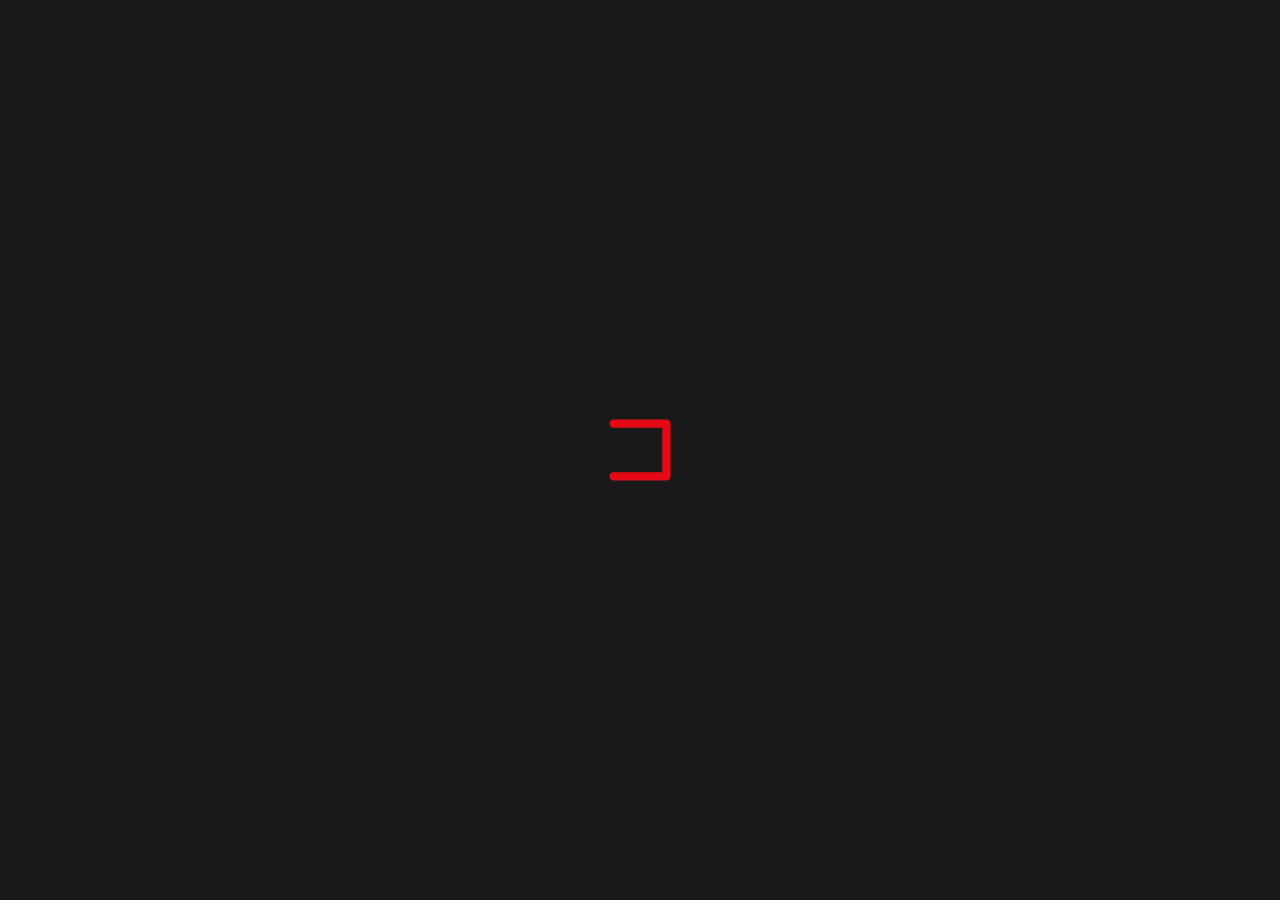
<file: signup.html>
<!DOCTYPE html>
<html lang="en">



<meta http-equiv="content-type" content="text/html;charset=UTF-8" />
<head>
    <meta charset="UTF-8">
      <meta name="viewport" content="width=device-width, initial-scale=1, shrink-to-fit=no">
    <meta name="keywords" content=" Gaming Landing, Page, SEO" />
    <meta name="description" content="Zenith Pixels - Gaming Landing" />
    <title>ZENITH PIXELS - SignUp</title>
    <!--font-awesome icons link-->
    <link rel="stylesheet" href="css/font-awesome.min.css">

    <!-- Bootstrap CSS -->
    <link rel="stylesheet" href="css/bootstrap.min.css">
    <link rel="stylesheet" href="css/slick.css">
    <link rel="stylesheet" href="css/venobox.css">
    <link rel="stylesheet" href="css/lightbox.min.css">
    <!--main style file-->
    <link rel="stylesheet" href="css/style.css">
    <link rel="stylesheet" href="css/responsive.css">
</head>

<body id="darkmode">

    <!-- preloader part start -->
    <div class="loader_screen preloader" id="preloader">
        <div class="loader loader-box">
            <svg viewBox="0 0 80 80">
                <rect x="8" y="8" width="64" height="64"></rect>
            </svg>
        </div>
    </div>
    <!-- preloader part start -->

    <!-- Login start -->
    <div class="login-12">
        <div class="container">
            <div class="col-md-12 pad-0">
                <div class="row login-box-12">
                    <div class="col-lg-7 col-sm-12 col-pad-0 align-self-center">
                        <div class="login-inner-form">
                            <div class="details">
                                <h3>Sign Up</h3>
                                <form autocomplete="off">
                                    <div class="form-group">
                                        <input type="text" name="username" class="input-text" placeholder="Phone number or Email">
                                    </div>
                                    <div class="form-group">
                                        <input type="password" name="Password" class="input-text" placeholder="Password">
                                    </div>
                                    <div class="form-group">
                                        <input type="password" name="Password" class="input-text" placeholder="Re-type Your Password">
                                    </div>
                                    <div class="form-group">
                                        <button type="submit" class="btn-md btn-theme btn-block">Free Signup</button>
                                    </div>
                                </form>
                                <p>Already have an account?<a href='login.html'> Login Now</a></p>
                            </div>
                        </div>
                    </div>
                    <div class="col-lg-5 col-md-12 col-sm-12 col-pad-0 bg-img align-self-center none-992">
                        <a class='logoss' href='index.html'>
                          <img src="images/logo.svg"/>
                        </a>
                        <p>Lorem ipsum dolor sit amet, consectetur adipisicing elit, sed do eiusmod tempor incididunt Lorem Ipsum</p>
                        <ul class="social-list clearfix">
                            <li><a href="#"><i class="fa fa-facebook"></i></a></li>
                            <li><a href="#"><i class="fa fa-twitter"></i></a></li>
                            <li><a href="#"><i class="fa fa-youtube-play"></i></a></li>
                            <li><a href="#"><i class="fa fa-linkedin"></i></a></li>
                        </ul>
                    </div>
                </div>
            </div>
        </div>
    </div>
    <!-- Login end -->

    <!-- Optional JavaScript -->
    <script src="js/jquery-3.3.1.min.js"></script>
    <script src="js/bootstrap.min.js"></script>
    <script src="js/slick.min.js"></script>
    <script src="js/venobox.min.js"></script>
    <script src="js/lightbox.min.js"></script>
    <script src="js/counterup.min.js"></script>
    <script src="js/waypoints.min.js"></script>
    <script src="js/custom.js"></script>
</body>
</html>
</file>
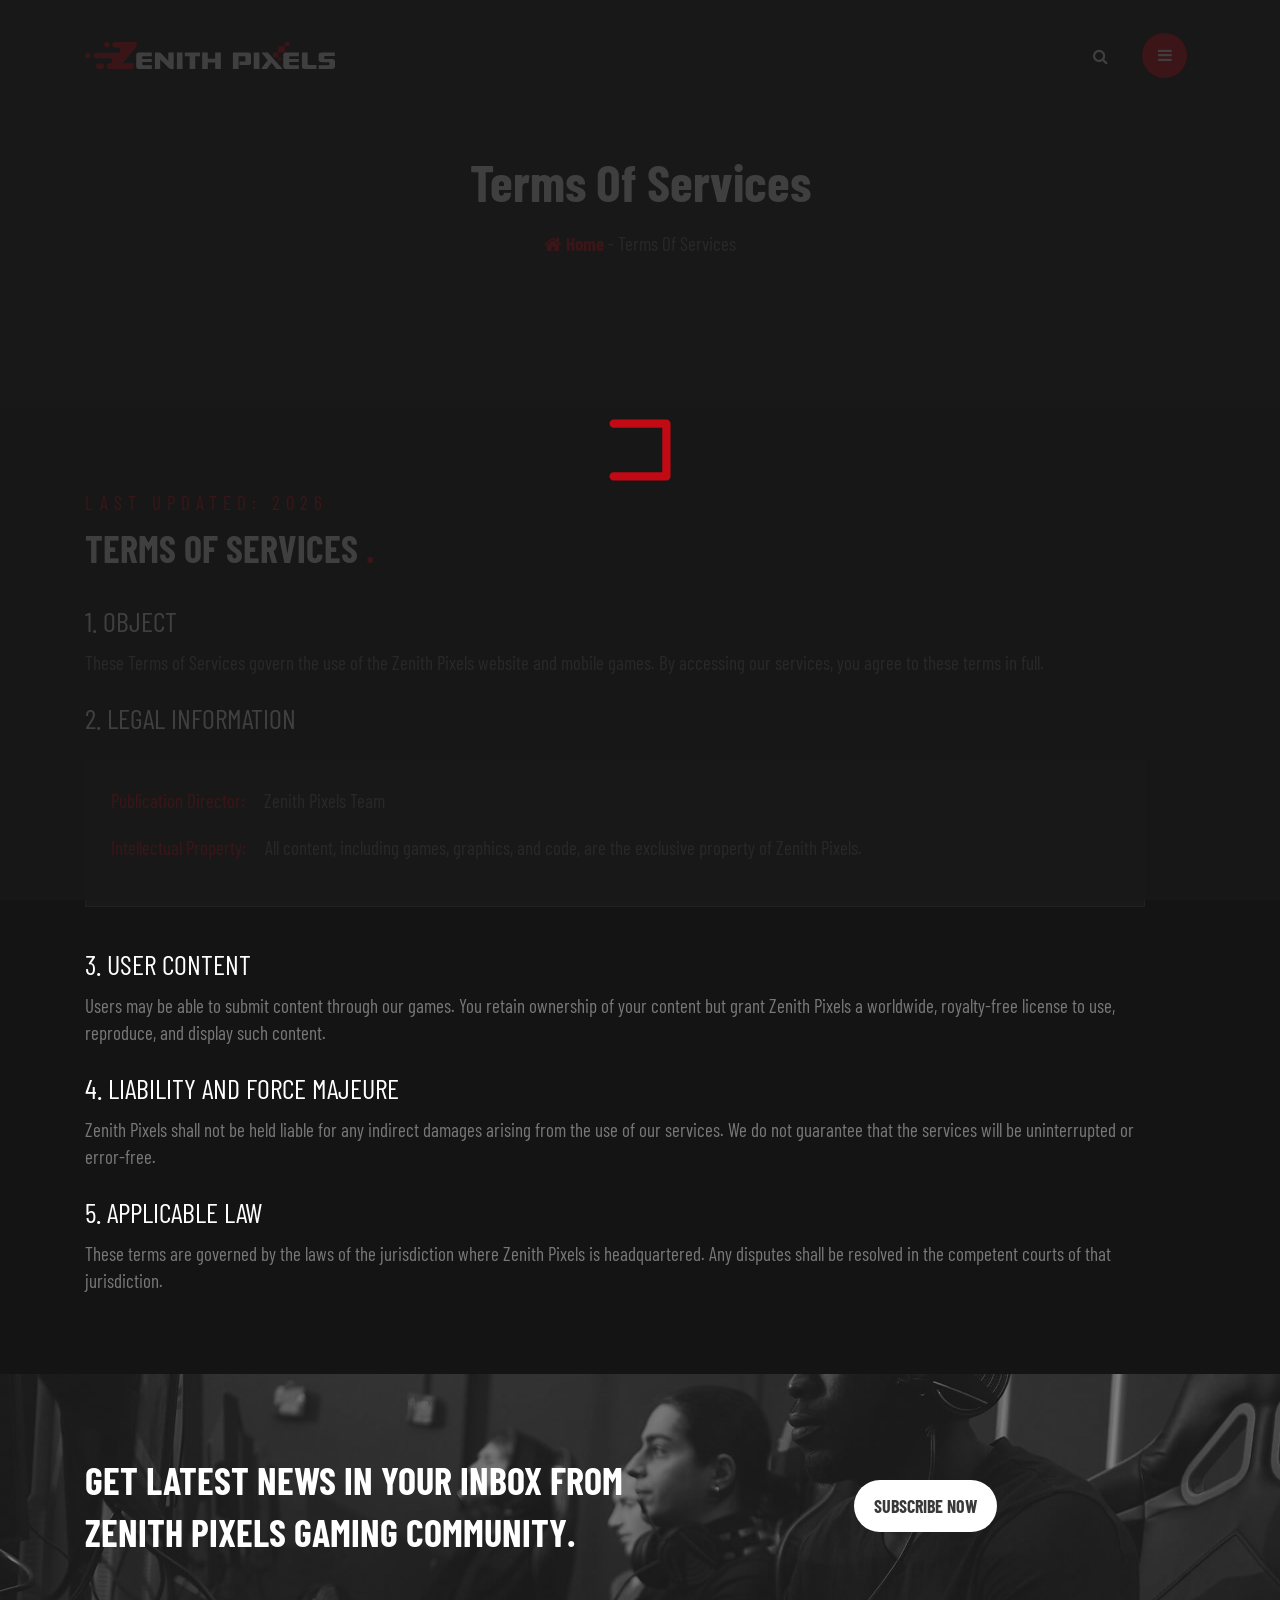
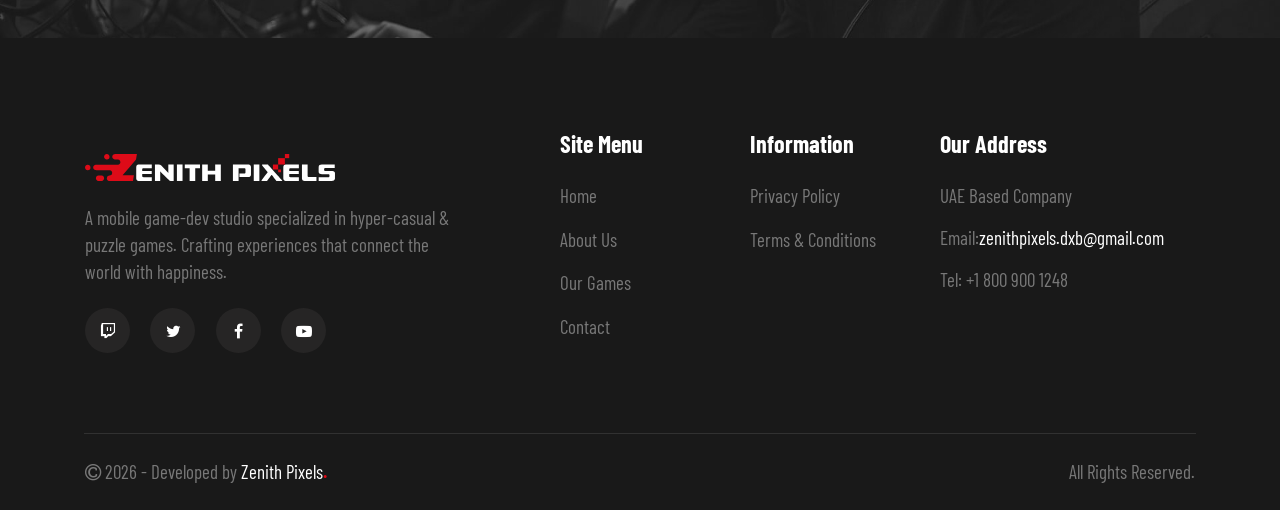
<file: terms.html>
<!DOCTYPE html>
<html lang="en">
<meta http-equiv="content-type" content="text/html;charset=UTF-8" />
<head>
   <meta charset="UTF-8">
    <meta name="viewport" content="width=device-width, initial-scale=1, shrink-to-fit=no">
    <meta name="keywords" content=" Gaming Landing, Page, SEO" />
    <meta name="description" content="Zenith Pixels - Gaming Landing" />
    <title>ZENITH PIXELS - Terms Of Services</title>

    <!--font-awesome icons link-->
    <link rel="stylesheet" href="css/font-awesome.min.css">

    <!-- Bootstrap CSS -->
    <link rel="stylesheet" href="css/bootstrap.min.css">
    <link rel="stylesheet" href="css/slick.css">
    <link rel="stylesheet" href="css/venobox.css">
    <link rel="stylesheet" href="css/lightbox.min.css">
    <!--main style file-->
    <link rel="stylesheet" href="css/style.css">
    <link rel="stylesheet" href="css/responsive.css">
</head>

<body id="darkmode" class="inner-page">
    <!-- Preloader -->
    <div class="loader_screen preloader" id="preloader">
        <div class="loader loader-box">
            <svg viewBox="0 0 80 80">
                <rect x="8" y="8" width="64" height="64"></rect>
            </svg>
        </div>
    </div>
    <!-- Preloader -->

    <!-- Modal -->
    <!-- <div class="modal fade" id="exampleModalCenter" tabindex="-1" role="dialog" aria-hidden="true">
        <div class="modal-dialog modal-dialog-centered" role="document">
            <div class="modal-content">
                <div class="modal-header">
                    <h5 class="modal-title">Cart <b>.</b></h5>
                    <button type="button" class="close" data-dismiss="modal" aria-label="Close">
                        <span aria-hidden="true">&times;</span>
                    </button>
                </div>
                <div class="modal-body">
                    <div class="row cart-item">
                        <div class="col-sm-4 col-lg-4 cart-img">
                            <img src="images/product1.png" alt="product" class="img-fluid">
                            <a href="#"><i class="fa fa-trash" aria-hidden="true"></i></a>
                        </div>
                        <div class="col-sm-8 col-lg-8">
                            <h3>Ober Headset</h3>
                            <span>1 x $135</span>
                        </div>
                    </div>
                    <div class="row cart-item">
                        <div class="col-sm-4 col-lg-4 cart-img">
                            <img src="images/product3.png" alt="product" class="img-fluid">
                            <a href="#"><i class="fa fa-trash" aria-hidden="true"></i></a>
                        </div>
                        <div class="col-sm-8 col-lg-8">
                            <h3>Wired Earphone</h3>
                            <span>2 x $99</span>
                        </div>
                    </div>
                </div>
                <div class="modal-footer">
                    <a class='main-btn model-btn' href='cart.html'>Checkout $320</a>
                </div>
            </div>
        </div>
    </div> -->
    <!-- Contact Modal -->
    <div class="modal fade" id="contact-model-large" tabindex="-1" role="dialog" aria-hidden="true">
        <div class="modal-dialog modal-dialog-centered modal-lg" role="document">
            <div class="modal-content">
                <form>
                    <div class="modal-header">
                        <h5 class="modal-title">Contact <b>.</b></h5>
                        <button type="button" class="close" data-dismiss="modal" aria-label="Close">
                            <span aria-hidden="true">&times;</span>
                        </button>
                    </div>
                    <div class="modal-body">
                        <div class="row contact-box">
                            <div class="col-lg-6">
                                <div class="form-group">
                                    <input type="text" class="form-control" placeholder="Your Full Name">
                                </div>
                            </div>
                            <div class="col-lg-6">
                                <div class="form-group">
                                    <input type="email" class="form-control" placeholder="Your Email Address">
                                </div>
                            </div>
                            <div class="col-lg-12">
                                <div class="form-group">
                                    <textarea class="form-control" id="exampleFormControlTextarea1" rows="7" placeholder="Your Message"></textarea>
                                </div>
                            </div>
                        </div>
                    </div>
                    <div class="modal-footer">
                        <button type="submit" class="main-btn model-btn">Send Message</button>
                    </div>
                </form>
            </div>
        </div>
    </div>

    <!-- Billing Modal -->
    <!-- <div class="modal fade" id="billing-model-large" tabindex="-1" role="dialog" aria-hidden="true">
        <div class="modal-dialog modal-dialog-centered modal-lg" role="document">
            <div class="modal-content">
                <form>
                    <div class="modal-header">
                        <h5 class="modal-title">Billing Details <b>.</b></h5>
                        <button type="button" class="close" data-dismiss="modal" aria-label="Close">
                            <span aria-hidden="true">&times;</span>
                        </button>
                    </div>
                    <div class="modal-body">
                        <div class="row contact-box">
                            <div class="col-lg-6">
                                <div class="form-group">
                                    <input type="text" class="form-control" placeholder="Your Full Name">
                                </div>
                            </div>
                            <div class="col-lg-6">
                                <div class="form-group">
                                    <input type="email" class="form-control" placeholder="Your Email Address">
                                </div>
                            </div>
                            <div class="col-lg-6">
                                <div class="form-group">
                                    <input type="text" class="form-control" placeholder="Phone Number">
                                </div>
                            </div>
                            <div class="col-lg-6">
                                <div class="form-group">
                                    <input type="text" class="form-control" placeholder="Card Number">
                                </div>
                            </div>
                            <div class="col-lg-6">
                                <div class="form-group">
                                    <input type="text" class="form-control" placeholder="Expiry Date">
                                </div>
                            </div>
                            <div class="col-lg-6">
                                <div class="form-group">
                                    <input type="text" class="form-control" placeholder="Address">
                                </div>
                            </div>
                        </div>
                    </div>
                    <div class="modal-footer">
                        <button type="submit" class="main-btn model-btn">Payment $298</button>
                    </div>
                </form>
            </div>
        </div>
    </div> -->
    <!-- Modal -->

  <!-- HEADER AREA START -->
    <nav class="navbar navbar-expand-lg navbar-light bg-light sticky-top" id="navber">
        <div class="container">
            <a class='navbar-brand' href='index.html'><img src="images/logo.svg"/></a>
            <div class="menu-main" id="navbarSupportedContent">
                <ul class="navbar-nav ml-auto menu-item">
                    <li class="nav-item">
                        <a class="nav-link nl-m-top abc mobile-content-hide"><i class="fa fa-search" aria-hidden="true"></i></a>
                        <div class="search top-search">
                            <button type="button" class="close fix-close">×</button>
                            <form>
                                <input type="search" value="" placeholder="Search Here" />
                                <button type="submit" class="btn btn-primary">Search</button>
                            </form>
                        </div>
                    </li>
                    <!-- <li class="nav-item">
                        <a class="nav-link cart nl-m-top mobile-content-hide" data-toggle="modal" data-target="#exampleModalCenter"><i class="fa fa-shopping-bag" aria-hidden="true"></i><span>2</span></a>
                    </li>
                    <li class="nav-item">
                        <a class='nav-link nl-m-top account-icon' href='login.html'><i class="fa fa-user" aria-hidden="true"></i></a>
                    </li> -->
                    <li class="nav-item">
                        <a class="nav-link menu-icon"><i class="fa fa-bars" aria-hidden="true"></i></a>
                    </li> 
                </ul>
            </div>
        </div>
        <div class="custom-menubar">
            <ul class="nav-link-block">
                <li>
                    <a href="index.html#banner" class="menu-link">Home</a>
                </li>
                <li>
                    <a href="index.html#about" class="menu-link">About Us</a>
                </li>
                <li>
                    <a href="index.html#game" class="menu-link">Our Games</a>
                </li>
                <li>
                    <a class="menu-link" data-toggle="modal" data-target="#contact-model-large">Contact</a>
                </li>
             
            </ul>
            <ul class="responsive-nav">
                <li>
                    <a class="nav-link nl-m-top abc"><i class="fa fa-search" aria-hidden="true"></i></a>
                    <div class="search top-search">
                        <button type="button" class="close fix-close">×</button>
                        <form>
                            <input type="search" value="" placeholder="Search Here" />
                            <button type="submit" class="btn btn-primary">Search</button>
                        </form>
                    </div>
                </li>
               <!--  <li>
                    <a class="nav-link cart nl-m-top" data-toggle="modal" data-target="#exampleModalCenter"><i class="fa fa-shopping-bag" aria-hidden="true"></i><span>2</span></a>
                </li>
                <li>
                    <a class='nav-link nl-m-top' href='login.html'><i class="fa fa-user" aria-hidden="true"></i></a>
                </li>  -->
            </ul>
            <div class="menu-close">
                <a class="hide-menu-btn"><i class="fa fa-times" aria-hidden="true"></i></a>
            </div>
        </div>
    </nav>
    <!-- HEADER AREA END -->

    <!-- INNER_PAGE_BANNER AREA START -->
    <section id="inner-banner">
        <div class="container">
            <div class="row">
                <div class="col-lg-12 text-center">
                    <h3>Terms Of Services</h3>
                    <a href='index.html'><i class="fa fa-home" aria-hidden="true"></i> Home</a><span> - Terms Of Services</span>
                </div>
            </div>
        </div>
    </section>
    <!-- INNER_PAGE_BANNER AREA END -->

  
     <!-- ABOUT AREA START -->
    <section id="about3">
        <div class="container">
          
             <div class="row about-pt privacy">
                   <div class="col-lg-12">
                    <div class="about-txt2">
                        <span>Last Updated: 2026</span>
                      <h3>Terms Of Services <b>.</b></h3>
                        
                      <h4>1. Object</h4>
            <p class="">These Terms of Services govern the use of the Zenith Pixels website and mobile games. By accessing our services, you agree to these terms in full.</p>

                      <h4>2. Legal Information</h4>   
               <blockquote >
        <p><b>Publication Director:</b> Zenith Pixels Team</p>
         <p><b>Intellectual Property:</b> All content, including games, graphics, and code, are the exclusive property of Zenith Pixels.</p>
      

               </blockquote>
                     <h4>3. User Content</h4>
           <p>Users may be able to submit content through our games. You retain ownership of your content but grant Zenith Pixels a worldwide, royalty-free license to use, reproduce, and display such content.</p>
          


 <h4>4. Liability and Force Majeure</h4>

<p>Zenith Pixels shall not be held liable for any indirect damages arising from the use of our services. We do not guarantee that the services will be uninterrupted or error-free.</p>

 <h4>5. Applicable Law</h4>

 <p>These terms are governed by the laws of the jurisdiction where Zenith Pixels is headquartered. Any disputes shall be resolved in the competent courts of that jurisdiction.</p>
                </div>
                  </div>
             
            </div>
           
        </div>
    </section>
    <!-- ABOUT AREA END -->

<!-- VALUES -->


    <!-- CART_VIEW AREA END -->

    
    <!-- PRODUCT AREA START -->
   
    <!-- PRODUCT AREA END -->


    <!-- SUBSCRIBE AREA START -->
    <section id="subscribe">
        <div class="container zindex">
            <div class="row">
                <div class="col-lg-6 col-md-8 subscribe-txt">
                    <h3>Get Latest news in your inbox from Zenith Pixels Gaming Community<b>.</b></h3>
                </div>
                <div class="col-lg-6 col-md-4 text-center">
                    <a href="#" class="subscribe-btn">Subscribe Now</a>
                </div>
            </div>
        </div>
    </section>
    <!-- SUBSCRIBE AREA END -->

    <!-- FOOTER AREA START -->
    <section id="footer">
        <div class="container">
            <div class="row">
                <div class="col-lg-5 footer-logo">
                    <a href='index.html'><a href='index.html'><img src="images/logo.svg"/></a></a>
                    <p>A mobile game-dev studio specialized in hyper-casual & puzzle games. Crafting experiences that connect the world with happiness.</p>
                    <div class="footer-social">
                        <a href="#"><i class="fa fa-twitch" aria-hidden="true"></i></a>
                        <a href="#"><i class="fa fa-twitter" aria-hidden="true"></i></a>
                        <a href="#"><i class="fa fa-facebook" aria-hidden="true"></i></a>
                        <a href="#"><i class="fa fa-youtube-play" aria-hidden="true"></i></a>
                    </div>
                </div>
                <div class="col-lg-2 col-sm-4 footer-menu">
                    <h3>Site Menu</h3>
   
 <nav class="navbar  footer_menu_top" >
    
      
            <ul class="nav-link-block">
                <li>
                    <a href="index.html#banner" class="menu-link">Home</a>
                </li>
                <li>
                    <a href="index.html#about" class="menu-link">About Us</a>
                </li>
                <li>
                    <a href="index.html#game" class="menu-link">Our Games</a>
                </li>
                <li>
                    <a class="menu-link" data-toggle="modal" data-target="#contact-model-large">Contact</a>
                </li>
             
            </ul>
          
    </nav>

                </div>
              
                <div class="col-lg-2 col-sm-4 footer-menu">
                    <h3>Information</h3>
                
                    <a href="privacy.html">Privacy Policy</a>
                    <a href="terms.html">Terms & Conditions</a>
                </div>
                          <div class="col-lg-3 col-sm-4 footer-address">
                    <h3>Our Address</h3>
                    <p>UAE Based Company</p>

 <p>Email: <a href="mailto:zenithpixels.dxb@gmail.com">zenithpixels.dxb@gmail.com</a></p>
 <p>Tel: +1 800 900 1248</p>
                </div>
            </div>
        </div>
    </section>
    <!-- FOOTER AREA END -->

    <!-- COPY_RIGHT AREA START -->
   <section id="copy_right">
        <div class="container">
            <div class="row">
                <div class="col-lg-12">
                    <div class="row">
                        <div class="col-lg-6 col-sm-7 copy-right-txt">
                            <p><i class="fa fa-copyright" aria-hidden="true"></i> 2026 - Developed by <a href="index.html">Zenith Pixels<b>.</b></a></p>
                        </div>
                        <div class="col-lg-6 col-sm-5 text-right copy-right-txt">
                            <p>All Rights Reserved.</p>
                        </div>
                    </div>
                </div>
            </div>
        </div>
    </section>
    <!-- COPY_RIGHT AREA END -->

    <!-- JavaScript -->
    <script src="js/jquery-3.3.1.min.js"></script>
    <script src="js/bootstrap.min.js"></script>
    <script src="js/slick.min.js"></script>
    <script src="js/venobox.min.js"></script>
    <script src="js/lightbox.min.js"></script>
    <script src="js/counterup.min.js"></script>
    <script src="js/waypoints.min.js"></script>
    <script src="js/custom.js"></script>

</body>

</html>
</file>
<file: css/venobox.css>
.vbox-overlay *,.vbox-overlay *:before,.vbox-overlay *:after{-webkit-backface-visibility:hidden;-webkit-box-sizing:border-box;-moz-box-sizing:border-box;box-sizing:border-box}.vbox-overlay{display:-webkit-flex;display:flex;-webkit-flex-direction:column;flex-direction:column;-webkit-justify-content:center;justify-content:center;-webkit-align-items:center;align-items:center;position:fixed;left:0;top:0;bottom:0;right:0;z-index:1040;-webkit-transform:translateZ(1000px);transform:translateZ(1000px);transform-style:preserve-3d}.vbox-title{width:100%;height:40px;float:left;text-align:center;line-height:28px;font-size:12px;padding:6px 40px;overflow:hidden;position:fixed;display:none;left:0;z-index:1050}.vbox-close{cursor:pointer;position:fixed;top:-1px;right:0;width:50px;height:40px;padding:6px;display:block;background-position:10px center;overflow:hidden;font-size:24px;line-height:1;text-align:center;z-index:1050}.vbox-num{cursor:pointer;position:fixed;left:0;height:40px;display:block;overflow:hidden;line-height:28px;font-size:12px;padding:6px 10px;display:none;z-index:1050}.vbox-next,.vbox-prev{position:fixed;top:50%;margin-top:-15px;overflow:hidden;cursor:pointer;display:block;width:45px;height:45px;z-index:1050}.vbox-next span,.vbox-prev span{position:relative;width:20px;height:20px;border:2px solid transparent;border-top-color:#B6B6B6;border-right-color:#B6B6B6;text-indent:-100px;position:absolute;top:8px;display:block}.vbox-prev{left:15px}.vbox-next{right:15px}.vbox-prev span{left:10px;-ms-transform:rotate(-135deg);-webkit-transform:rotate(-135deg);transform:rotate(-135deg)}.vbox-next span{-ms-transform:rotate(45deg);-webkit-transform:rotate(45deg);transform:rotate(45deg);right:10px}.vbox-inline{width:420px;height:315px;height:70vh;padding:10px;background:#fff;margin:0 auto;overflow:auto;text-align:left}.venoframe{max-width:100%;width:100%;border:none;width:100%;height:260px;height:70vh}.venoframe.vbvid{height:260px}@media (min-width:768px){.venoframe,.vbox-inline{width:90%;height:360px;height:70vh}.venoframe.vbvid{width:640px;height:360px}}@media (min-width:992px){.venoframe,.vbox-inline{max-width:1200px;width:80%;height:540px;height:70vh}.venoframe.vbvid{width:960px;height:540px}}.vbox-open{overflow:hidden}.vbox-container{position:absolute;left:0;right:0;top:0;bottom:0;overflow-x:hidden;overflow-y:scroll;overflow-scrolling:touch;-webkit-overflow-scrolling:touch;z-index:20;max-height:100%}.vbox-content{text-align:center;float:left;width:100%;position:relative;overflow:hidden;padding:20px 10px}.vbox-container img{max-width:100%;height:auto}.figlio{box-shadow:0 0 12px rgba(0,0,0,.19),0 6px 6px rgba(0,0,0,.23);max-width:100%;text-align:initial}img.figlio{-webkit-user-select:none;-khtml-user-select:none;-moz-user-select:none;-o-user-select:none;user-select:none}.vbox-content.swipe-left{margin-left:-200px!important}.vbox-content.swipe-right{margin-left:200px!important}.animated{webkit-transition:margin 300ms ease-out;transition:margin 300ms ease-out}.animate-in{opacity:1}.animate-out{opacity:0}
/* ---------- preloader ----------
 * SPINKIT 
 * http://tobiasahlin.com/spinkit/
-------------------------------- */
.sk-double-bounce,.sk-rotating-plane{width:40px;height:40px;margin:40px auto}.sk-rotating-plane{background-color:#333;-webkit-animation:sk-rotatePlane 1.2s infinite ease-in-out;animation:sk-rotatePlane 1.2s infinite ease-in-out}@-webkit-keyframes sk-rotatePlane{0%{-webkit-transform:perspective(120px) rotateX(0) rotateY(0);transform:perspective(120px) rotateX(0) rotateY(0)}50%{-webkit-transform:perspective(120px) rotateX(-180.1deg) rotateY(0);transform:perspective(120px) rotateX(-180.1deg) rotateY(0)}100%{-webkit-transform:perspective(120px) rotateX(-180deg) rotateY(-179.9deg);transform:perspective(120px) rotateX(-180deg) rotateY(-179.9deg)}}@keyframes sk-rotatePlane{0%{-webkit-transform:perspective(120px) rotateX(0) rotateY(0);transform:perspective(120px) rotateX(0) rotateY(0)}50%{-webkit-transform:perspective(120px) rotateX(-180.1deg) rotateY(0);transform:perspective(120px) rotateX(-180.1deg) rotateY(0)}100%{-webkit-transform:perspective(120px) rotateX(-180deg) rotateY(-179.9deg);transform:perspective(120px) rotateX(-180deg) rotateY(-179.9deg)}}.sk-double-bounce{position:relative}.sk-double-bounce .sk-child{width:100%;height:100%;border-radius:50%;background-color:#333;opacity:.6;position:absolute;top:0;left:0;-webkit-animation:sk-doubleBounce 2s infinite ease-in-out;animation:sk-doubleBounce 2s infinite ease-in-out}.sk-chasing-dots .sk-child,.sk-spinner-pulse,.sk-three-bounce .sk-child{background-color:#333;border-radius:100%}.sk-double-bounce .sk-double-bounce2{-webkit-animation-delay:-1s;animation-delay:-1s}@-webkit-keyframes sk-doubleBounce{0%,100%{-webkit-transform:scale(0);transform:scale(0)}50%{-webkit-transform:scale(1);transform:scale(1)}}@keyframes sk-doubleBounce{0%,100%{-webkit-transform:scale(0);transform:scale(0)}50%{-webkit-transform:scale(1);transform:scale(1)}}.sk-wave{margin:40px auto;width:50px;height:40px;text-align:center;font-size:10px}.sk-wave .sk-rect{background-color:#333;height:100%;width:6px;display:inline-block;-webkit-animation:sk-waveStretchDelay 1.2s infinite ease-in-out;animation:sk-waveStretchDelay 1.2s infinite ease-in-out}.sk-wave .sk-rect1{-webkit-animation-delay:-1.2s;animation-delay:-1.2s}.sk-wave .sk-rect2{-webkit-animation-delay:-1.1s;animation-delay:-1.1s}.sk-wave .sk-rect3{-webkit-animation-delay:-1s;animation-delay:-1s}.sk-wave .sk-rect4{-webkit-animation-delay:-.9s;animation-delay:-.9s}.sk-wave .sk-rect5{-webkit-animation-delay:-.8s;animation-delay:-.8s}@-webkit-keyframes sk-waveStretchDelay{0%,100%,40%{-webkit-transform:scaleY(.4);transform:scaleY(.4)}20%{-webkit-transform:scaleY(1);transform:scaleY(1)}}@keyframes sk-waveStretchDelay{0%,100%,40%{-webkit-transform:scaleY(.4);transform:scaleY(.4)}20%{-webkit-transform:scaleY(1);transform:scaleY(1)}}.sk-wandering-cubes{margin:40px auto;width:40px;height:40px;position:relative}.sk-wandering-cubes .sk-cube{background-color:#333;width:10px;height:10px;position:absolute;top:0;left:0;-webkit-animation:sk-wanderingCube 1.8s ease-in-out -1.8s infinite both;animation:sk-wanderingCube 1.8s ease-in-out -1.8s infinite both}.sk-chasing-dots,.sk-spinner-pulse{width:40px;height:40px;margin:40px auto}.sk-wandering-cubes .sk-cube2{-webkit-animation-delay:-.9s;animation-delay:-.9s}@-webkit-keyframes sk-wanderingCube{0%{-webkit-transform:rotate(0);transform:rotate(0)}25%{-webkit-transform:translateX(30px) rotate(-90deg) scale(.5);transform:translateX(30px) rotate(-90deg) scale(.5)}50%{-webkit-transform:translateX(30px) translateY(30px) rotate(-179deg);transform:translateX(30px) translateY(30px) rotate(-179deg)}50.1%{-webkit-transform:translateX(30px) translateY(30px) rotate(-180deg);transform:translateX(30px) translateY(30px) rotate(-180deg)}75%{-webkit-transform:translateX(0) translateY(30px) rotate(-270deg) scale(.5);transform:translateX(0) translateY(30px) rotate(-270deg) scale(.5)}100%{-webkit-transform:rotate(-360deg);transform:rotate(-360deg)}}@keyframes sk-wanderingCube{0%{-webkit-transform:rotate(0);transform:rotate(0)}25%{-webkit-transform:translateX(30px) rotate(-90deg) scale(.5);transform:translateX(30px) rotate(-90deg) scale(.5)}50%{-webkit-transform:translateX(30px) translateY(30px) rotate(-179deg);transform:translateX(30px) translateY(30px) rotate(-179deg)}50.1%{-webkit-transform:translateX(30px) translateY(30px) rotate(-180deg);transform:translateX(30px) translateY(30px) rotate(-180deg)}75%{-webkit-transform:translateX(0) translateY(30px) rotate(-270deg) scale(.5);transform:translateX(0) translateY(30px) rotate(-270deg) scale(.5)}100%{-webkit-transform:rotate(-360deg);transform:rotate(-360deg)}}.sk-spinner-pulse{-webkit-animation:sk-pulseScaleOut 1s infinite ease-in-out;animation:sk-pulseScaleOut 1s infinite ease-in-out}@-webkit-keyframes sk-pulseScaleOut{0%{-webkit-transform:scale(0);transform:scale(0)}100%{-webkit-transform:scale(1);transform:scale(1);opacity:0}}@keyframes sk-pulseScaleOut{0%{-webkit-transform:scale(0);transform:scale(0)}100%{-webkit-transform:scale(1);transform:scale(1);opacity:0}}.sk-chasing-dots{position:relative;text-align:center;-webkit-animation:sk-chasingDotsRotate 2s infinite linear;animation:sk-chasingDotsRotate 2s infinite linear}.sk-chasing-dots .sk-child{width:60%;height:60%;display:inline-block;position:absolute;top:0;-webkit-animation:sk-chasingDotsBounce 2s infinite ease-in-out;animation:sk-chasingDotsBounce 2s infinite ease-in-out}.sk-chasing-dots .sk-dot2{top:auto;bottom:0;-webkit-animation-delay:-1s;animation-delay:-1s}@-webkit-keyframes sk-chasingDotsRotate{100%{-webkit-transform:rotate(360deg);transform:rotate(360deg)}}@keyframes sk-chasingDotsRotate{100%{-webkit-transform:rotate(360deg);transform:rotate(360deg)}}@-webkit-keyframes sk-chasingDotsBounce{0%,100%{-webkit-transform:scale(0);transform:scale(0)}50%{-webkit-transform:scale(1);transform:scale(1)}}@keyframes sk-chasingDotsBounce{0%,100%{-webkit-transform:scale(0);transform:scale(0)}50%{-webkit-transform:scale(1);transform:scale(1)}}.sk-three-bounce{margin:40px auto;width:80px;text-align:center}.sk-three-bounce .sk-child{width:20px;height:20px;display:inline-block;-webkit-animation:sk-three-bounce 1.4s ease-in-out 0s infinite both;animation:sk-three-bounce 1.4s ease-in-out 0s infinite both}.sk-circle .sk-child:before,.sk-fading-circle .sk-circle:before{display:block;border-radius:100%;content:'';background-color:#333}.sk-three-bounce .sk-bounce1{-webkit-animation-delay:-.32s;animation-delay:-.32s}.sk-three-bounce .sk-bounce2{-webkit-animation-delay:-.16s;animation-delay:-.16s}@-webkit-keyframes sk-three-bounce{0%,100%,80%{-webkit-transform:scale(0);transform:scale(0)}40%{-webkit-transform:scale(1);transform:scale(1)}}@keyframes sk-three-bounce{0%,100%,80%{-webkit-transform:scale(0);transform:scale(0)}40%{-webkit-transform:scale(1);transform:scale(1)}}.sk-circle{margin:40px auto;width:40px;height:40px;position:relative}.sk-circle .sk-child{width:100%;height:100%;position:absolute;left:0;top:0}.sk-circle .sk-child:before{margin:0 auto;width:15%;height:15%;-webkit-animation:sk-circleBounceDelay 1.2s infinite ease-in-out both;animation:sk-circleBounceDelay 1.2s infinite ease-in-out both}.sk-circle .sk-circle2{-webkit-transform:rotate(30deg);-ms-transform:rotate(30deg);transform:rotate(30deg)}.sk-circle .sk-circle3{-webkit-transform:rotate(60deg);-ms-transform:rotate(60deg);transform:rotate(60deg)}.sk-circle .sk-circle4{-webkit-transform:rotate(90deg);-ms-transform:rotate(90deg);transform:rotate(90deg)}.sk-circle .sk-circle5{-webkit-transform:rotate(120deg);-ms-transform:rotate(120deg);transform:rotate(120deg)}.sk-circle .sk-circle6{-webkit-transform:rotate(150deg);-ms-transform:rotate(150deg);transform:rotate(150deg)}.sk-circle .sk-circle7{-webkit-transform:rotate(180deg);-ms-transform:rotate(180deg);transform:rotate(180deg)}.sk-circle .sk-circle8{-webkit-transform:rotate(210deg);-ms-transform:rotate(210deg);transform:rotate(210deg)}.sk-circle .sk-circle9{-webkit-transform:rotate(240deg);-ms-transform:rotate(240deg);transform:rotate(240deg)}.sk-circle .sk-circle10{-webkit-transform:rotate(270deg);-ms-transform:rotate(270deg);transform:rotate(270deg)}.sk-circle .sk-circle11{-webkit-transform:rotate(300deg);-ms-transform:rotate(300deg);transform:rotate(300deg)}.sk-circle .sk-circle12{-webkit-transform:rotate(330deg);-ms-transform:rotate(330deg);transform:rotate(330deg)}.sk-circle .sk-circle2:before{-webkit-animation-delay:-1.1s;animation-delay:-1.1s}.sk-circle .sk-circle3:before{-webkit-animation-delay:-1s;animation-delay:-1s}.sk-circle .sk-circle4:before{-webkit-animation-delay:-.9s;animation-delay:-.9s}.sk-circle .sk-circle5:before{-webkit-animation-delay:-.8s;animation-delay:-.8s}.sk-circle .sk-circle6:before{-webkit-animation-delay:-.7s;animation-delay:-.7s}.sk-circle .sk-circle7:before{-webkit-animation-delay:-.6s;animation-delay:-.6s}.sk-circle .sk-circle8:before{-webkit-animation-delay:-.5s;animation-delay:-.5s}.sk-circle .sk-circle9:before{-webkit-animation-delay:-.4s;animation-delay:-.4s}.sk-circle .sk-circle10:before{-webkit-animation-delay:-.3s;animation-delay:-.3s}.sk-circle .sk-circle11:before{-webkit-animation-delay:-.2s;animation-delay:-.2s}.sk-circle .sk-circle12:before{-webkit-animation-delay:-.1s;animation-delay:-.1s}@-webkit-keyframes sk-circleBounceDelay{0%,100%,80%{-webkit-transform:scale(0);transform:scale(0)}40%{-webkit-transform:scale(1);transform:scale(1)}}@keyframes sk-circleBounceDelay{0%,100%,80%{-webkit-transform:scale(0);transform:scale(0)}40%{-webkit-transform:scale(1);transform:scale(1)}}.sk-cube-grid{width:40px;height:40px;margin:40px auto}.sk-cube-grid .sk-cube{width:33.33%;height:33.33%;background-color:#333;float:left;-webkit-animation:sk-cubeGridScaleDelay 1.3s infinite ease-in-out;animation:sk-cubeGridScaleDelay 1.3s infinite ease-in-out}.sk-cube-grid .sk-cube1{-webkit-animation-delay:.2s;animation-delay:.2s}.sk-cube-grid .sk-cube2{-webkit-animation-delay:.3s;animation-delay:.3s}.sk-cube-grid .sk-cube3{-webkit-animation-delay:.4s;animation-delay:.4s}.sk-cube-grid .sk-cube4{-webkit-animation-delay:.1s;animation-delay:.1s}.sk-cube-grid .sk-cube5{-webkit-animation-delay:.2s;animation-delay:.2s}.sk-cube-grid .sk-cube6{-webkit-animation-delay:.3s;animation-delay:.3s}.sk-cube-grid .sk-cube7{-webkit-animation-delay:0ms;animation-delay:0ms}.sk-cube-grid .sk-cube8{-webkit-animation-delay:.1s;animation-delay:.1s}.sk-cube-grid .sk-cube9{-webkit-animation-delay:.2s;animation-delay:.2s}@-webkit-keyframes sk-cubeGridScaleDelay{0%,100%,70%{-webkit-transform:scale3D(1,1,1);transform:scale3D(1,1,1)}35%{-webkit-transform:scale3D(0,0,1);transform:scale3D(0,0,1)}}@keyframes sk-cubeGridScaleDelay{0%,100%,70%{-webkit-transform:scale3D(1,1,1);transform:scale3D(1,1,1)}35%{-webkit-transform:scale3D(0,0,1);transform:scale3D(0,0,1)}}.sk-fading-circle{margin:40px auto;width:40px;height:40px;position:relative}.sk-fading-circle .sk-circle{width:100%;height:100%;position:absolute;left:0;top:0}.sk-fading-circle .sk-circle:before{margin:0 auto;width:15%;height:15%;-webkit-animation:sk-circleFadeDelay 1.2s infinite ease-in-out both;animation:sk-circleFadeDelay 1.2s infinite ease-in-out both}.sk-fading-circle .sk-circle2{-webkit-transform:rotate(30deg);-ms-transform:rotate(30deg);transform:rotate(30deg)}.sk-fading-circle .sk-circle3{-webkit-transform:rotate(60deg);-ms-transform:rotate(60deg);transform:rotate(60deg)}.sk-fading-circle .sk-circle4{-webkit-transform:rotate(90deg);-ms-transform:rotate(90deg);transform:rotate(90deg)}.sk-fading-circle .sk-circle5{-webkit-transform:rotate(120deg);-ms-transform:rotate(120deg);transform:rotate(120deg)}.sk-fading-circle .sk-circle6{-webkit-transform:rotate(150deg);-ms-transform:rotate(150deg);transform:rotate(150deg)}.sk-fading-circle .sk-circle7{-webkit-transform:rotate(180deg);-ms-transform:rotate(180deg);transform:rotate(180deg)}.sk-fading-circle .sk-circle8{-webkit-transform:rotate(210deg);-ms-transform:rotate(210deg);transform:rotate(210deg)}.sk-fading-circle .sk-circle9{-webkit-transform:rotate(240deg);-ms-transform:rotate(240deg);transform:rotate(240deg)}.sk-fading-circle .sk-circle10{-webkit-transform:rotate(270deg);-ms-transform:rotate(270deg);transform:rotate(270deg)}.sk-fading-circle .sk-circle11{-webkit-transform:rotate(300deg);-ms-transform:rotate(300deg);transform:rotate(300deg)}.sk-fading-circle .sk-circle12{-webkit-transform:rotate(330deg);-ms-transform:rotate(330deg);transform:rotate(330deg)}.sk-fading-circle .sk-circle2:before{-webkit-animation-delay:-1.1s;animation-delay:-1.1s}.sk-fading-circle .sk-circle3:before{-webkit-animation-delay:-1s;animation-delay:-1s}.sk-fading-circle .sk-circle4:before{-webkit-animation-delay:-.9s;animation-delay:-.9s}.sk-fading-circle .sk-circle5:before{-webkit-animation-delay:-.8s;animation-delay:-.8s}.sk-fading-circle .sk-circle6:before{-webkit-animation-delay:-.7s;animation-delay:-.7s}.sk-fading-circle .sk-circle7:before{-webkit-animation-delay:-.6s;animation-delay:-.6s}.sk-fading-circle .sk-circle8:before{-webkit-animation-delay:-.5s;animation-delay:-.5s}.sk-fading-circle .sk-circle9:before{-webkit-animation-delay:-.4s;animation-delay:-.4s}.sk-fading-circle .sk-circle10:before{-webkit-animation-delay:-.3s;animation-delay:-.3s}.sk-fading-circle .sk-circle11:before{-webkit-animation-delay:-.2s;animation-delay:-.2s}.sk-fading-circle .sk-circle12:before{-webkit-animation-delay:-.1s;animation-delay:-.1s}@-webkit-keyframes sk-circleFadeDelay{0%,100%,39%{opacity:0}40%{opacity:1}}@keyframes sk-circleFadeDelay{0%,100%,39%{opacity:0}40%{opacity:1}}.sk-folding-cube{margin:40px auto;width:40px;height:40px;position:relative;-webkit-transform:rotateZ(45deg);transform:rotateZ(45deg)}.sk-folding-cube .sk-cube{float:left;width:50%;height:50%;position:relative;-webkit-transform:scale(1.1);-ms-transform:scale(1.1);transform:scale(1.1)}.sk-folding-cube .sk-cube:before{content:'';position:absolute;top:0;left:0;width:100%;height:100%;background-color:#333;-webkit-animation:sk-foldCubeAngle 2.4s infinite linear both;animation:sk-foldCubeAngle 2.4s infinite linear both;-webkit-transform-origin:100% 100%;-ms-transform-origin:100% 100%;transform-origin:100% 100%}.sk-folding-cube .sk-cube2{-webkit-transform:scale(1.1) rotateZ(90deg);transform:scale(1.1) rotateZ(90deg)}.sk-folding-cube .sk-cube3{-webkit-transform:scale(1.1) rotateZ(180deg);transform:scale(1.1) rotateZ(180deg)}.sk-folding-cube .sk-cube4{-webkit-transform:scale(1.1) rotateZ(270deg);transform:scale(1.1) rotateZ(270deg)}.sk-folding-cube .sk-cube2:before{-webkit-animation-delay:.3s;animation-delay:.3s}.sk-folding-cube .sk-cube3:before{-webkit-animation-delay:.6s;animation-delay:.6s}.sk-folding-cube .sk-cube4:before{-webkit-animation-delay:.9s;animation-delay:.9s}@-webkit-keyframes sk-foldCubeAngle{0%,10%{-webkit-transform:perspective(140px) rotateX(-180deg);transform:perspective(140px) rotateX(-180deg);opacity:0}25%,75%{-webkit-transform:perspective(140px) rotateX(0);transform:perspective(140px) rotateX(0);opacity:1}100%,90%{-webkit-transform:perspective(140px) rotateY(180deg);transform:perspective(140px) rotateY(180deg);opacity:0}}@keyframes sk-foldCubeAngle{0%,10%{-webkit-transform:perspective(140px) rotateX(-180deg);transform:perspective(140px) rotateX(-180deg);opacity:0}25%,75%{-webkit-transform:perspective(140px) rotateX(0);transform:perspective(140px) rotateX(0);opacity:1}100%,90%{-webkit-transform:perspective(140px) rotateY(180deg);transform:perspective(140px) rotateY(180deg);opacity:0}}
</file>
<file: css/style.css>
/*
* Template Name: Gamix - eSports & Gaming HTML5 Template
* Author: EpikTheme
* Author URL: https://themeforest.net/user/epik-theme
* Website: https://epiktheme.com/
* Version: 1.0
*/

/* =============================================================================

[Table of contents]

0.0 Common CSS START 
1.0 HEADER AREA START 
2.0 BANNER AREA START
3.0 GAMES AREA START
4.0 ABOUT AREA START
5.0 COUNTER AREA START
6.0 MATCH AREA START
7.0 WATCH AREA START
8.0 BRAND AREA START
9.0 PLAYER AREA START
10.0 PRODUCT AREA START 
11.0 JOIN AREA START 
12.0 BLOG AREA START 
13.0 SUBSCRIBE AREA START
14.0 FOOTER AREA START
15.0 COPY_RIGHT AREA START
 
/*===========================
0.0 *** Common CSS START ***
=============================*/
* {
    margin: 0;
    padding: 0;
    outline: 0;
}

body {
    overflow-x: hidden;
}

#darkmode {
    background: #141414;
}

ul,
ol {
    list-style-type: none;
}

a,
a:focus,
a:hover {
    text-decoration: none;
    outline: 0;
}

img {
    overflow: hidden;
    border: 0;
    vertical-align: middle;
}

.zindex {
    position: relative;
    z-index: 999;
}

.clr {
    clear: both;
}

.vbox-overlay {
    z-index: 999999;
}

.lightboxOverlay {
    z-index: 999999;
}

.lightbox {
    z-index: 9999999;
}

h1,
h2,
h3,
h4,
h5,
h6,
p,
ul,
ol {
    margin: 0;
    padding: 0;
}

p {
    line-height: 27px;
}

@font-face {
    src: url(../fonts/BarlowCondensed-Bold.ttf);
    font-family: bb;
}

@font-face {
    src: url(../fonts/BarlowCondensed-Regular.ttf);
    font-family: br;
}


/* preloader */
.preloader {
    min-height: 100vh;
    position: fixed;
    top: 0;
    left: 0;
    right: 0;
    bottom: 0;
    background: #191919;
    z-index: 999999999;
    display: -webkit-box;
    display: -ms-flexbox;
    display: flex;
    -webkit-box-align: center;
    -ms-flex-align: center;
    align-items: center;
    -webkit-box-pack: center;
    -ms-flex-pack: center;
    justify-content: center;
}

.loader-box {
    color: #e50914;
    -webkit-animation-duration: 3s;
    animation-duration: 3s;
    width: 44px;
    height: 44px;
    position: relative;
    -webkit-transform: scale(1.5);
    -ms-transform: scale(1.5);
    transform: scale(1.5);
}

.loader-box svg {
    display: block;
    width: 100%;
    height: 100%;
}

.loader-box svg rect {
    fill: none;
    stroke: #e50914;
    stroke-width: 10px;
    stroke-linejoin: round;
    stroke-linecap: round;
}

.loader-box svg rect {
    stroke-dasharray: 192 64 192 64;
    stroke-dashoffset: 0;
    -webkit-animation: pathRect 3s cubic-bezier(0.785, 0.135, 0.15, 0.86) infinite;
    animation: pathRect 3s cubic-bezier(0.785, 0.135, 0.15, 0.86) infinite;
}

@-webkit-keyframes pathRect {
    25% {
        stroke-dashoffset: 64;
    }

    50% {
        stroke-dashoffset: 128;
    }

    75% {
        stroke-dashoffset: 192;
    }

    100% {
        stroke-dashoffset: 256;
    }
}

@keyframes pathRect {
    25% {
        stroke-dashoffset: 64;
    }

    50% {
        stroke-dashoffset: 128;
    }

    75% {
        stroke-dashoffset: 192;
    }

    100% {
        stroke-dashoffset: 256;
    }
}

/* model */
.modal {
    z-index: 99999999;
    background: rgba(20, 20, 20, 0.8);
}

.modal-title {
    font-size: 32px;
    font-family: bb;
    color: white;
    position: relative;
    padding-left: 25px;
    text-transform: uppercase;
}

.modal-title b {
    color: #e50914;
}

#contact-model-large .modal-title {
    padding-left: 15px;
}

.modal-content {
    background: #141414;
}

.modal-header {
    border-bottom: 1px solid #191919;
}

.modal-body {
    padding: 15px 30px;
}

.modal-footer {
    border-top: 1px solid #191919;
    padding: 20px 15px;
}

.close span {
    color: white;
    position: absolute;
    top: 1px;
    right: 7px;
}

.model-btn {
    border: 1px solid #e50914;
    padding: 10px 20px !important;
}

.model-btn:focus {
    outline: 0;
}

.cart-item {
    margin-top: 12px;
}

.cart-item h3 {
    font-size: 29px;
    font-family: bb;
    color: white;
    padding-bottom: 15px;
    padding-top: 17px;
}

.cart-item span {
    font-size: 19px;
    font-family: br;
    color: #787878;
}

.cart-img {
    position: relative;
}

.cart-item a i {
    color: #fff;
    font-size: 14px;
    position: absolute;
    right: 38px;
    top: 20px;
    width: 25px;
    height: 25px;
    line-height: 25px;
    background: #e50914;
    border-radius: 50%;
    text-align: center;
}

.contact-box input {
    height: 60px;
}

.contact-box .form-control {
    font-family: br;
    font-size: 16px;
    border: 2px solid #313131;
    background: transparent;
    margin-top: 15px;
    -webkit-transition: all linear .3s;
    -o-transition: all linear .3s;
    transition: all linear .3s;
}

.contact-box .form-control:hover,
.contact-box .form-control:focus {
    -webkit-box-shadow: none;
    box-shadow: none;
    color: white;
}

/* Login start */
.logoss {
    width: 230px;
    font-family: bb;
    color: white;
    display: inline-block;
}

.logoss span {
    color: #e50914;
}

.logoss:hover {
    color: white;
}

.login-12 {
    top: 0;
    width: 100%;
    bottom: 0;
    min-height: 100vh;
    z-index: 999;
    opacity: 1;
    position: relative;
    display: -webkit-box;
    display: -ms-flexbox;
    display: flex;
    -webkit-box-pack: center;
    -ms-flex-pack: center;
    justify-content: center;
    -webkit-box-align: center;
    -ms-flex-align: center;
    align-items: center;
    padding: 30px 0;
    background: #141414;
}

.login-12 .login-inner-form {
    color: #272323;
    text-align: center;
}

.login-12 .col-pad-0 {
    padding: 0;
}

.login-12 .login-inner-form .details p {
    color: #787878;
    font-size: 15px;
    font-family: br;
}

.login-12 .login-inner-form .details p a {
    margin-left: 3px;
    color: #fff;
    font-family: bb;
}

.login-12 .login-inner-form .details p {
    margin-bottom: 0;
}

.login-12 .login-inner-form .details {
    padding: 30px 0 30px 60px;
}

.login-12 .bg-img {
    background-size: cover;
    width: 100%;
    bottom: 0;
    padding: 80px 20px;
    background: #1d1d1d;
    margin: 30px 0;
    right: -60px;
    z-index: 999;
}

.login-box-12 {
    margin: 0 200px 0 150px;
    max-width: 700px;
    border-radius: 10px;
    background: #191919;
    background-size: cover;
    top: 0;
    bottom: 0;
    opacity: 1;
    text-align: center;
}

.login-12 .btn-outline {
    border-radius: 3px;
    padding: 6px 30px 6px 30px;
    color: #ff574d;
    background: #fff;
    letter-spacing: 1px;
    font-size: 14px;
    font-weight: 600;
}

.login-12 .none-2 {
    display: none;
}

.login-12 .btn-outline:hover {
    background: #ecebeb;
    text-decoration: none;
}

.login-12 .login-inner-form h3 {
    margin: 0 0 25px;
    font-size: 25px;
    font-family: bb;
    color: white;
}

.login-12 .login-inner-form .form-group {
    margin-bottom: 20px;
}

.login-12 .login-inner-form .input-text {
    outline: none;
    width: 100%;
    padding: 10px 20px;
    font-size: 15px;
    outline: 0;
    font-weight: 500;
    color: #7c7c7c;
    height: 45px;
    border-radius: 0;
    border: 1px solid #313131;
    -webkit-box-shadow: 0 1px 3px 0 rgba(0, 0, 0, .06);
    box-shadow: 0 1px 3px 0 rgba(0, 0, 0, .06);
    background: #313131;
}

.login-12 .login-inner-form .btn-md {
    cursor: pointer;
    padding: 10px 50px 8px 50px;
    height: 45px;
    letter-spacing: 1px;
    font-size: 14px;
    font-weight: 600;
    font-family: 'Open Sans', sans-serif;
    border-radius: 3px;
}

.login-12 .bg-img .social-list li {
    display: inline-block;
    font-size: 16px;
}

.login-12 .bg-img .logo {
    height: 30px;
    margin-bottom: 20px;
}

.login-12 .bg-img p {
    font-size: 15px;
    color: #787878;
    margin-bottom: 30px;
    padding-top: 20px;
    font-family: br;
}

.login-12 .bg-img .btn-sm {
    padding: 6px 20px 6px 20px;
    font-size: 13px;
}

.login-12 .bg-img .social-list {
    margin-top: 35px;
    padding: 0;
}

.login-12 .bg-img .social-list li a {
    margin: 0 12px;
    font-size: 19px;
    color: #fff;
    border-radius: 3px;
    display: inline-block;
    -webkit-transition: all linear .3s;
    -o-transition: all linear .3s;
    transition: all linear .3s;
}

.login-12 .bg-img .social-list li a:hover {
    color: #e50914;
}

.login-12 .login-inner-form input[type=checkbox],
input[type=radio] {
    margin-right: 3px;
}

.login-12 .login-inner-form button:focus {
    outline: none;
    outline: 0 auto -webkit-focus-ring-color;
}

.login-12 .login-inner-form .btn-theme.focus,
.btn-theme:focus {
    -webkit-box-shadow: none;
    box-shadow: none;
}

.login-12 .login-inner-form .btn-theme {
    background: #e50914;
    font-size: 18px;
    font-family: br;
    border: none;
    color: #fff;
}

.login-12 .login-inner-form .btn-theme:hover {
    background: #bf000a;
    -webkit-box-shadow: 0 0 35px rgba(0, 0, 0, 0.1);
    box-shadow: 0 0 35px rgba(0, 0, 0, 0.1);
}

.login-12 .login-inner-form .terms {
    margin-left: 3px;
}

.login-12 .login-inner-form .checkbox {
    margin-bottom: 20px;
    font-size: 14px;
}

.login-12 .login-inner-form .form-check {
    float: left;
    margin-bottom: 0;
}

.login-12 .login-inner-form .form-check a {
    color: #717171;
    float: right;
}

.login-12 .login-inner-form .form-check-input {
    position: absolute;
    margin-left: 0;
}

.login-12 .login-inner-form .form-check label::before {
    content: "";
    display: inline-block;
    position: absolute;
    width: 17px;
    height: 17px;
    margin-left: -25px;
    border: 1px solid #c5c3c3;
    border-radius: 3px;
    background-color: #fff;
}

.login-12 .login-inner-form .form-check-label {
    padding-left: 25px;
    margin-bottom: 0;
    font-size: 14px;
    color: #fff;
}

.form-check {
    padding-left: 0;
}

.login-12 .login-inner-form .checkbox-theme input[type="checkbox"]:checked + label::before {
    background-color: #e50914;
    border-color: #e50914;
}

.login-12 .login-inner-form input[type=checkbox]:checked + label:before {
    font-weight: 300;
    color: #f3f3f3;
    line-height: 15px;
    font-size: 14px;
    content: "\2713";
}

.login-12 .login-inner-form input[type=checkbox],
input[type=radio] {
    margin-top: 4px;
}

.login-12 .login-inner-form .checkbox a {
    font-size: 14px;
    color: #e50914;
    float: right;
}

/** MEDIA **/
@media (max-width: 992px) {
    .login-12 .none-992 {
        display: none;
    }

    .login-12 .pad-0 {
        padding: 0;
    }

    .login-12 .login-box-12 {
        margin: 0 auto;
        max-width: 400px;
    }

    .login-12 .login-inner-form .details {
        padding: 30px;
    }
}

/* version 2*/
.particles-js-canvas-el {
    position: absolute;
    width: 100%;
    height: 100%;
    top: 0;
}

/* version 3*/
.index3 #banner {
    background: url(../images/banner-bg.jpg);
    background-position: center;
    background-repeat: no-repeat;
    background-size: cover;
    -webkit-animation: shrink 5s infinite alternate;
    animation: shrink 5s infinite alternate;
}

@-webkit-keyframes shrink {
    0% {
        background-size: 110% 110%;
    }

    100% {
        background-size: 100% 100%;
    }
}

@keyframes shrink {
    0% {
        background-size: 110% 110%;
    }

    100% {
        background-size: 100% 100%;
    }
}

.index3 #banner:after {
    position: absolute;
    content: '';
    top: 0;
    left: 0;
    width: 100%;
    height: 100%;
    background: rgba(25, 25, 25, 0.9);
}

.index3 .banner-arrow,
.index3 .follow-us,
.index4 .banner-arrow,
.index4 .follow-us {
    z-index: 999;
}

.index3 .banner-arrow i,
.index4 .banner-arrow i {
    color: white;
    border: 2px solid white;
}

/* version 4 */
.index4 #banner:after {
    position: absolute;
    content: '';
    top: 0;
    left: 0;
    width: 100%;
    height: 100%;
    background: rgba(25, 25, 25, .94);

}

/* inner pages css */
.inner-page #inner-banner {
    padding: 150px 0;
    background: #191919;
}

.inner-page #inner-banner h3 {
    font-size: 52px;
    font-family: bb;
    color: white;
    padding-bottom: 18px;
}

.inner-page #inner-banner a {
    color: #e50914;
    font-family: bb;
    font-size: 19px;
}

.inner-page #inner-banner span {
    color: #787878;
    font-family: br;
    font-size: 19px;
}

.inner-page #cart-view .row:last-child {
    margin-bottom: 0;
}
.inner-page #cart-view {
  padding: 80px 0px 50px 0px;
}

.inner-page .cart-items {
    background: #191919;
    padding: 30px 20px;
    position: relative;
    margin-bottom: 30px;
}

.inner-page .cart-items h3 {
    font-size: 38px;
    color: white;
    font-family: bb;
}

.inner-page .cart-items h4 {
    font-size: 25px;
    font-family: br;
    color: #787878;
    text-transform: capitalize;
    padding: 12px 0 12px;
}

.inner-page .cart-items a i {
    width: 25px;
    height: 25px;
    line-height: 25px;
    background: #e50914;
    color: white;
    position: absolute;
    top: 0;
    right: 0;
}

.inner-page .coupon-btn {
    height: 59px;
    width: 100%;
    font-size: 19px;
    font-family: bb;
    background: #e50914;
    border: 1px solid #e50914;
    margin-top: 15px;
}

.inner-page .coupon-btn:hover {
    background: #bf000a;
    border: 1px solid #bf000a;
}

.inner-page .checkout-box {
    background: #191919;
    padding: 40px;
    margin-bottom: 15px;
}

.inner-page .checkout-item {
    margin-bottom: 25px;
}

.inner-page .checkout-box h3,
.inner-page .checkout-box h4 {
    font-size: 21px;
    font-family: br;
}

.inner-page .checkout-box h3 {
    color: #787878;
}

.inner-page .checkout-box h4 {
    color: white;
}

.inner-page .checkout-button {
    margin-top: 25px;
}

.btn-c-white {
    color: white !important;
}

/*===========================
1.0 *** HEADER AREA START ***
=============================*/
.navbar {
    position: fixed;
    width: 100%;
    z-index: 999999;
    -weebkit-transition: all linear .3s;
    -webkit-transition: all linear .3s;
    -o-transition: all linear .3s;
    transition: all linear .3s;
    padding-top: 25px;
    background: transparent !important;
}

.navbar-light .navbar-brand {
    font-size: 0;
    color: white;
    font-family: bb;
    position: relative;
    /* letter-spacing: 2px; */
    /* padding-top: 2px; */
    width: 250px;
    margin: 0;
}
nav#navber .container {
    display: flex;
    flex-wrap: nowrap !important;
}
a.navbar-brand img {
    width: 100%;
    max-width: 100%;
}
.navbar-light .navbar-brand:focus,
.navbar-light .navbar-brand:hover {
    color: white;
}

.navbar-light .navbar-brand span {
    color: #e50914;
}

.navbar-light .navbar-nav .nav-link i {
    font-size: 16px;
    color: white;
    /* margin-left: 22px; */
     margin-left: 0px;
}

.menu-icon {
    margin-left: 18px;
}

.menu-icon:hover {
    cursor: pointer;
}

.menu-icon i {
    width: 45px;
    height: 45px;
    line-height: 45px;
    text-align: center;
    background: #e50914;
    color: #fff;
    border-radius: 50%;
}

.cart {
    position: relative;
}

.cart:hover {
    cursor: pointer;
}

.navbar-light .navbar-nav .nav-link span {
    position: absolute;
    width: 20px;
    height: 20px;
    border-radius: 50%;
    text-align: center;
    line-height: 20px;
    background: #e50914;
    color: white;
    font-size: 13px;
    font-family: bb;
    left: 47px;
    top: 0;
}

.nl-m-top {
    margin-top: 12px;
}

.nav-bg {
    background: #141414 !important;
    padding: 25px 0;
    -webkit-box-shadow: 0 31px 35px rgba(0, 0, 0, .1);
    box-shadow: 0 31px 35px rgba(0, 0, 0, .1);
}

.abc:hover,
.hide-menu-btn:hover {
    cursor: pointer;
}

.search {
    position: fixed;
    top: 0px;
    left: 0px;
    width: 100%;
    height: 100%;
    background-color: rgba(0, 0, 0, 0.9);
    -webkit-transition: all 0.5s ease-in-out;
    -o-transition: all 0.5s ease-in-out;
    transition: all 0.5s ease-in-out;
    -webkit-transform: translate(0px, -100%) scale(0, 0);
    -ms-transform: translate(0px, -100%) scale(0, 0);
    transform: translate(0px, -100%) scale(0, 0);
    opacity: 0;
    z-index: 99999999;
}

.search.open {
    -webkit-transform: translate(0px, 0px) scale(1, 1);
    -ms-transform: translate(0px, 0px) scale(1, 1);
    transform: translate(0px, 0px) scale(1, 1);
    opacity: 1;
}

.search input[type="search"] {
    position: absolute;
    top: 50%;
    width: 100%;
    color: rgb(255, 255, 255);
    background: rgba(0, 0, 0, 0);
    font-size: 50px;
    font-weight: 300;
    text-align: center;
    border: 0px;
    margin: 0px auto;
    margin-top: -51px;
    padding-left: 30px;
    padding-right: 30px;
    outline: none;
}

.search .btn {
    position: absolute;
    top: 50%;
    left: 50%;
    font-family: bb;
    margin-top: 61px;
    margin-left: -45px;
    background: #e50914;
    border-color: #e50914;
    border-radius: 0;
}

.search .btn {
    padding: 10px 25px;
    font-size: 20px;
    border-radius: 50px;
}

.search .close {
    position: fixed;
    top: 15px;
    right: 14px;
    color: #fff;
    background-color: #e50914;
    border-color: #e50914;
    opacity: 1;
    padding: 5px 15px 10px 15px;
    font-size: 30px;
}

.search .close:focus {
    outline: 0;
}

.custom-menubar {
    position: fixed;
    width: 100%;
    height: 100%;
    left: 0;
    top: 0;
    background: #191919;
    display: none;
}

.custom-menubar ul {
    text-align: center;
    height: 100px;
    width: 100%;
    position: absolute;
    top: 50%;
    left: 50%;
    -webkit-transform: translate(-50%, -50%);
    -ms-transform: translate(-50%, -50%);
    transform: translate(-50%, -50%);
}

.custom-menubar ul li {
    display: inline-block;
    margin: 0 40px;
}

.custom-menubar .menu-link {
    font-size: 49px;
    font-family: bb;
    color: white;
    text-transform: uppercase;
    -webkit-transition: all linear .3s;
    -o-transition: all linear .3s;
    transition: all linear .3s;

}

.custom-menubar .menu-link:hover {
    color: #e50914;
    cursor: pointer;
}

.menu-close a i {
    font-size: 18px;
    color: #fff;
    width: 45px;
    height: 45px;
    position: absolute;
    right: 30px;
    top: 30px;
    background: #e50914;
    line-height: 45px;
    border-radius: 50%;
    text-align: center;
}

.modal-header .close {
    opacity: 1;
    width: 25px;
    height: 25px;
    line-height: 25px;
    background: #e50914;
    border-radius: 50%;
    position: relative;
    top: -11px;
    right: -9px;
}

.responsive-nav {
    display: none;
    top: 80% !important;
}

.responsive-nav li a i {
    font-size: 16px;
    color: white;
}

.responsive-nav li a span {
    position: absolute;
    width: 20px;
    height: 20px;
    border-radius: 50%;
    text-align: center;
    line-height: 19px;
    background: #e50914;
    color: white;
    font-size: 13px;
    font-family: bb;
    left: 30px;
    top: 0;
}

/*===========================
2.0 *** BANNER AREA START ***
=============================*/
#banner {
    padding: 220px 0 170px;
    background: #191919;
    overflow-y: hidden;
    position: relative;

}

.backtotop {
    position: fixed;
    right: 25px;
    bottom: 25px;
    z-index: 9999;
    display: none;
}

.backtotop i {
    color: #fff;
    text-align: center;
    font-size: 21px;
    line-height: 43px;
    width: 48px;
    height: 48px;
    background: rgba(29, 29, 29, 0.8);
    border-radius: 50%;
    -webkit-transition: all linear .3s;
    -o-transition: all linear .3s;
    transition: all linear .3s;
     border: 2px solid #262626;

}

.backtotop:hover {
    cursor: pointer;
}

.backtotop:hover i {
   background: #e50914;
    color: white;
    border: 2px solid #e50914;
}

.banner-item {
    padding-bottom: 15px;
}

.banner-txt h3 {
    font-family: bb;
    font-size: 100px;
    -webkit-text-stroke-color: #e50914;
    -webkit-text-fill-color: #FFF;
    -webkit-text-stroke-width: 1px;
    text-shadow: 2px 2px 0 #e50914;
}

.banner-txt p {
    font-family: br;
    font-size: 19px;
    color: #787878;
    padding: 18px 40px 48px 0;
}

.main-btn {
    padding: 12px 35px;
    color: white;
    font-size: 18px;
    font-family: bb;
    background: #e50914;
    position: relative;
    overflow: hidden;
    -webkit-transition: all linear .3s;
    -o-transition: all linear .3s;
    transition: all linear .3s;
    border-radius: 50px;

}

.main-btn:hover {
    color: #fff;
    background: #bf000a;
    cursor: pointer;
}

.banner-img {
    position: relative;
}

.banner-img img {
    position: absolute;
    top: -52px;
    z-index: 1;
}

.banner-img:after {
    position: absolute;
    content: '';
    top: 0;
    left: 0;
    width: 200px;
    height: 200px;
    background: #e50914;
    border-radius: 50%;
}

.banner-img:before {
    position: absolute;
    content: '';
    top: 0;
    left: -10px;
    width: 30px;
    height: 30px;
    background: #e50914;
    border-radius: 50%;
}

.vid-btn i {
    position: absolute;
    width: 90px;
    height: 90px;
    background: white;
    color: #e50914;
    line-height: 94px;
    text-align: center;
    border-radius: 50%;
    bottom: 0;
    left: 120px;
    font-size: 24px;
    -webkit-transition: all linear .3s;
    -o-transition: all linear .3s;
    transition: all linear .3s;
    z-index: 11;
}

.vid-btn i:hover {
    background: #e50914;
    color: white;
}

.follow-us {
    position: absolute;
    left: -100px;
    top: 50%;
    -webkit-transform: translateY(-50%)rotate(90deg);
    -ms-transform: translateY(-50%)rotate(90deg);
    transform: translateY(-50%)rotate(90deg);

}

.follow-us span {
    color: #787878;
    font-family: br;
    font-size: 18px;
    padding-right: 70px;
    position: relative;
}

.follow-us span:after {
    position: absolute;
    content: '';
    top: 50%;
    right: 30px;
    width: 20px;
    height: 2px;
    background: #787878;
}

.follow-us a i {
    font-size: 18px;
    color: white;
    margin-right: 15px;
    -webkit-transition: all linear .3s;
    -o-transition: all linear .3s;
    transition: all linear .3s;
}

.follow-us a i:hover {
    -webkit-transform: rotate(-90deg);
    -ms-transform: rotate(-90deg);
    transform: rotate(-90deg);
}

.banner-arrow {
    position: absolute;
    right: 30px;
    bottom: 30px;
}

.banner-arrow i {
    font-size: 18px;
    color: #787878;
    width: 48px;
    height: 48px;
    border: 1px solid #787878;
    line-height: 47px;
    text-align: center;
    border-radius: 50%;
    margin: 0 10px;
    -webkit-transition: all linear .3s;
    -o-transition: all linear .3s;
    transition: all linear .3s;
}

.banner-arrow i:hover
 {
    cursor: pointer;
    border: 2px solid #e50914;
    color: #fff;
    background-color: #e50914;
}

/*===========================
3.0 *** GAMES AREA START ***
=============================*/
#games {
       padding-bottom: 80px;
           padding-top: 80px;
}

.game-line {
    position: relative;
}

.game-line:after {
    position: absolute;
    content: '';
    bottom: -70px;
    left: 0;
    width: 100%;
    height: 2px;
    background: #191919;
}

.gl-one {
    position: absolute;
    bottom: -70px;
    left: 0;
    width: 20px;
    height: 2px;
    background: rgba(229, 9, 20, 0.5);
    -webkit-animation: lineshine 10s infinite alternate;
    animation: lineshine 10s infinite alternate;
    z-index: 1;
}

.gl-two {
    position: absolute;
    bottom: -70px;
    right: 0;
    width: 20px;
    height: 2px;
    background: rgba(229, 9, 20, 0.5);
    -webkit-animation: lineshine2 10s infinite alternate;
    animation: lineshine2 10s infinite alternate;
    z-index: 1;
}

@-webkit-keyframes lineshine {
    form {
        left: 0;
    }

    to {
        left: 95%;
    }
}

@-webkit-keyframes lineshine2 {
    form {
        right: 0;
    }

    to {
        right: 95%;
    }
}

.game-pa {
    padding-top: 10px;
}

.game-item a {
    padding: 30px 0 4px;
    font-size: 25px;
    font-family: bb;
    color: white;
    display: block;
}

.game-item i {
    margin: 0 2px;
    color: #fbaa33;
    font-size: 14px;
}

.game-box span {
    font-size: 19px;
    font-family: br;
    color: #e50914;
    text-transform: uppercase;
    letter-spacing: 6px;
}

.game-box h3 {
    font-size: 38px;
    font-family: bb;
    color: white;
    text-transform: uppercase;
    padding: 7px 0 18px;
}

.game-box p {
    font-family: br;
    font-size: 19px;
    color: #787878;
    padding-bottom: 48px;
    padding-right: 15px;
}

.game-img {
    position: relative;
}

.game-img .lightbox-overlay {
    position: absolute;
    width: 100%;
    height: 100%;
    background: rgba(229, 9, 20, 0.7);
    left: 0;
    top: 0;
    -webkit-transform: scale(0);
    -ms-transform: scale(0);
    transform: scale(0);
    -webkit-transition: all linear .3s;
    -o-transition: all linear .3s;
    transition: all linear .3s;
}

.lightbox-overlay a {
    position: absolute;
    top: 45%;
    left: 50%;
    -webkit-transform: translate(-50%, -50%);
    -ms-transform: translate(-50%, -50%);
    transform: translate(-50%, -50%);
}

.lightbox-overlay a i {
    font-size: 25px;
    color: white;
}

.game-img:hover .lightbox-overlay {
    -webkit-transform: scale(1);
    -ms-transform: scale(1);
    transform: scale(1);
}

/*===========================
4.0 *** ABOUT AREA START ***
=============================*/
#about {
        padding-bottom: 80px;
    position: relative;
}

.heading h3 {
    font-size: 110px;
    font-family: bb;
    color: white;
    -webkit-text-stroke-color: #e50914;
    -webkit-text-fill-color: #FFF;
    -webkit-text-stroke-width: 1px;
    text-shadow: 2px 2px 0 #e50914;
    position: relative;
    padding-bottom: 8px;
}

.heading h3::before {
    position: absolute;
    content: '';
    left: 0;
    bottom: 0;
    width: 30px;
    height: 2px;
    background: none;
    border: 3px solid #e50914;
}

.about-pt {
    padding-top: 50px;
}

.about-txt {
    padding-left: 50px;
}
.about-txt2 {
    padding-right: 50px;
}
.about-txt2 span,
.about-txt span {
    font-size: 19px;
    font-family: br;
    color: #e50914;
    text-transform: uppercase;
    letter-spacing: 6px;
}
.about-txt2 h3,
.about-txt h3 {
    font-size: 38px;
    font-family: bb;
    color: white;
    text-transform: uppercase;
    padding: 5px 0 25px;
    line-height: 52px;
}
.pre-match h3 b,
.copy-right-txt p a b,
.game-box h3 b,
.about-txt2 h3 b,
.about-txt h3 b {
    color: #e50914;
}
.about-txt2 span b
 {
    color: #ffffff;
}
.about-txt2 p,
.about-txt p {
    font-family: br;
    font-size: 19px;
    color: #787878;
    padding-bottom: 35px;
    padding-right: 75px;
}

.about-img {
    position: relative;
}

.about-img img {
    -webkit-clip-path: polygon(0 0, 89% 0, 100% 10%, 100% 100%, 9% 100%, 0 92%);
    clip-path: polygon(0 0, 89% 0, 100% 10%, 100% 100%, 9% 100%, 0 92%);
    -webkit-filter: grayscale(100%);
    filter: grayscale(100%);
    -webkit-transition: all linear .3s;
    -o-transition: all linear .3s;
    transition: all linear .3s;
}

.about-img:hover img {
    -webkit-filter: grayscale(0);
    filter: grayscale(0);
}

.about-img::after {
    position: absolute;
    content: '';
    width: 80px;
    height: 225px;
    background: #e50914;
    left: 11px;
    top: 50%;
    -webkit-transform: translateY(-50%);
    -ms-transform: translateY(-50%);
    transform: translateY(-50%);
    z-index: -1;
}

.about-txt-overlay {
    background: #e50914;
    width: 150px;
    height: 150px;
    padding: 7px 0;
    position: absolute;
    bottom: 0;
    right: 16px;
    text-align: center;
    z-index: 1;
}

.about-txt-overlay h3 {
    font-size: 80px;
    font-family: bb;
    color: white;
}

.about-txt-overlay span {
    font-family: br;
    color: white;
}

/*===========================
5.0 *** COUNTER AREA START ***
=============================*/
#counter {
   padding: 50px 0px 80px 0px;
}

.counter-item {
    padding: 40px 0;
    background: #191919;
    border: 1px solid #202020;
}

.counter-item i {
    width: 80px;
    height: 80px;
    line-height: 80px;
    border: 3px solid #e50914;
    color: #e50914;
    border-radius: 50%;
    font-size: 29px;
}

.counter-item h3 {
    font-size: 50px;
    font-family: bb;
    color: white;
    padding-bottom: 6px;
    display: inline-block;
}

.counter-item span {
    font-size: 50px;
    font-family: bb;
    color: white;
}

.counter-item span b {
    color: #e50914;
}

.counter-item p {
    font-family: br;
    font-size: 19px;
    color: #787878;
}

/*===========================
6.0 *** MATCH AREA START ***
=============================*/
#match {
    padding: 80px 0;
    position: relative;
    padding-bottom: 0px;
}

.match-pa {
    padding-top: 65px;
}

.match-logo {
    padding-bottom: 40px;
}

.live-match-item {
    background: #191919;
    padding: 30px;
    border-radius: 12px;
    -webkit-transition: all linear .3s;
    -o-transition: all linear .3s;
    transition: all linear .3s;
}

.live-match-item:hover {
    background: #e50914;
}

.live-match-item:hover h3,
.live-match-item:hover p,
.live-match-item:hover a,
.live-match-item:hover a i {
    color: white;
}

.match-text h3 {
    font-size: 25px;
    font-family: bb;
    color: #fff;
    -webkit-transition: all linear .3s;
    -o-transition: all linear .3s;
    transition: all linear .3s;
}

.lose h3 {
    color: #787878;
}

.live-match-item .match-text {
    margin-top: 24px;
}

.match-btn {
    font-family: bb;
    color: #e50914;
    text-transform: uppercase;
    -webkit-transition: all linear .3s;
    -o-transition: all linear .3s;
    transition: all linear .3s;
}

.match-btn i {
    font-size: 9px;
    color: #e50914;
    padding-left: 3px;
    -webkit-transition: all linear .3s;
    -o-transition: all linear .3s;
    transition: all linear .3s;
}

.match-action {
    padding-top: 40px;
}

.pre-match {
    /* margin-top: 90px; */
}

.pre-match h3 {
    position: relative;
    font-family: bb;
    font-size: 38px;
    color: white;
    text-transform: uppercase;
    line-height: 52px;
    padding-bottom: 50px;;
}

.match-pa2 {
    padding-top: 40px;
    margin-bottom: 20px;
}

.match-item {
    background: #191919;
    padding: 25px 0;
    margin-top: 40px;
}

.match-item img {
    width: 88px;
}

.vs-txt h3 {
    font-size: 35px;
    font-family: bb;
    color: white;
    padding-top: 24px;
}

/*===========================
7.0 *** WATCH AREA START ***
=============================*/
#watch {
    padding: 40px 0;
}

.watch-item {
    position: relative;
    margin-top: 10px;
}

.watch-item img {
    border: 6px solid #191919;
}

.video-overlay {
    position: absolute;
    left: 50%;
    top: 50%;
    -webkit-transform: translate(-50%, -50%);
    -ms-transform: translate(-50%, -50%);
    transform: translate(-50%, -50%);
    z-index: 1;
}

.video-overlay a i {
    width: 90px;
    height: 90px;
    background: white;
    color: #e50914;
    border-radius: 50%;
    text-align: center;
    line-height: 90px;
    font-size: 21px;
    -webkit-transition: all linear .3s;
    -o-transition: all linear .3s;
    transition: all linear .3s;
}

.video-overlay a i:hover {
    background: #e50914;
    color: white;
}

/*===========================
8.0 *** BRAND AREA START ***
=============================*/
#brand {
    padding: 80px 0;
}

.brand-main img {
    display: inline-block;
    -webkit-filter: contrast(0);
    filter: contrast(0);
}

.bdr-grey
{
    border: 1px solid #202020;
    padding: 25px;
    background: #191919;
}
/*===========================
9.0 *** PLAYER AREA START ***
=============================*/
#player {
    padding: 80px 0;
    background: #191919;
    position: relative;
}

.player-pa {
    padding-top: 70px;
}

.player-item img {
    -webkit-filter: grayscale(100%);
    filter: grayscale(100%);
}

.player-info {
    background: #e50914;
    width: 70%;
    height: 60px;
    position: relative;
    left: 50%;
    -webkit-transform: translateX(-50%);
    -ms-transform: translateX(-50%);
    transform: translateX(-50%);
    opacity: 0;
    top: -35px;
    text-align: center;
}

.player-info h3 {
    font-size: 24px;
    font-family: bb;
    text-transform: uppercase;
    color: #fff;
    line-height: 60px;
}

.player-middle.slick-center .player-info,
.player-middle.slick-center .player-info:after {
    opacity: 1;
}

.player-middle.slick-center .player-item img {
    -webkit-filter: grayscale(0);
    filter: grayscale(0);
}

.player-pa2 {
    padding-top: 50px;
}

.player-txt h3 {
    font-size: 38px;
    font-family: bb;
    color: white;
    text-transform: uppercase;
    padding: 5px 40px 0 0;
    line-height: 59px;
}

.player-txt h3 b {
    color: #e50914;
}

.player-txt h4 {
    font-size: 62px;
    font-family: bb;
    color: #e50914;
    padding-top: 7px;
    display: inline-block;
}

.player-txt span {
    font-size: 62px;
    font-family: bb;
    color: #e50914;
}

.player-txt p {
    font-family: br;
    font-size: 19px;
    color: #787878;
    padding-right: 40px;
}
.player-txt .text-center p
 {
    padding-right: 0;
}
.player-img {
    position: relative;
}

.player-img .player-lightbox {
    position: absolute;
    width: 100%;
    height: 0;
    top: 0;
    left: 0;
    background: rgba(20, 20, 20, 0.8);
    -webkit-transition: all linear .3s;
    -o-transition: all linear .3s;
    transition: all linear .3s;
}

.player-lightbox a {
    position: absolute;
    top: 50%;
    left: 50%;
    -webkit-transform: translate(-50%, -50%);
    -ms-transform: translate(-50%, -50%);
    transform: translate(-50%, -50%);
}

.player-lightbox a i {
    font-size: 25px;
    color: white;
    opacity: 0;
    -webkit-transition: all linear .3s;
    -o-transition: all linear .3s;
    transition: all linear .3s;
}

.player-lightbox a i:hover {
    color: #e50914;
}

.player-item:hover .player-lightbox {
    height: 100%;
}

.player-item:hover .player-lightbox a i {
    opacity: 1;
}
ul.points-text {
    font-family: br;
    font-size: 19px;
    color: #898989;
    padding-bottom: 15px;
    padding-left: 0px;
  list-style: none;
    line-height: 32px;
}
ul.points-text li {
    display: flex;
    flex-direction: row;
    margin-bottom: 12px;
    align-items: center;
}
ul.points-text li::before {
    content: "\f054";
    font-family: "FontAwesome";
    color: #fff;
    font-size: 9px;
        background-color: #e50914;
    border-radius: 108px;
    height: 24px;
    width: 24px;
    display: flex;
    justify-content: center;
    align-items: center;
    margin-right: 15px;
}

/*===========================
10.0 *** PRODUCT AREA START ***
=============================*/

#game,
#product {
        padding-bottom: 80px;
    position: relative;
}

.product-pa {
    padding-top: 50px;
}
#product .product-item {
 /* padding: 30px 20px; */
 background: #191919;
 position: relative;
}
section#cart-view .product-item {
    margin-bottom: 30px;
}
.product-item {
    background: #191919;
    padding: 30px 0px;
    position: relative;
        padding-top: 0;
        border: 1px solid #202020; 
        
}

.related-pro .product-item
{
    margin-bottom: 0px;
}
.product-item img{
   width: 100%;
}
.product-item h3 {
    font-size: 40px;
    font-family: bb;
    color: white;
    padding-bottom: 15px;
}

.product-item h4 {
    font-size: 25px;
    font-family: br;
    color: #fff;
    text-transform: capitalize;
    padding: 12px 0 12px;
}
.product-item .star  {
    margin: 0 2px;
    padding: 0px 0 12px;
}
.product-item .star i {
    margin: 0 2px;
    color: #fbaa33;
    font-size: 14px;
}
.product-btn {
    color: #e50914;
    font-family: bb;
    font-size: 14px;
    text-transform: uppercase;
    border: 1px solid #363636;
    padding: 10px 30px;
    border-radius: 100px;
    display: inline-block;
    letter-spacing: 2px;
}
.product-btn i {
    padding-left: 10px;
    
}
.product-btn:hover {
    color: #fff;
     border: 1px solid transparent;
     border-radius: 100px;
     background-color: #e50914;
}

.sale {
    width: 50px;
    height: 50px;
    line-height: 50px;
    background: #e50914;
    text-align: center;
    border-radius: 50%;
    position: absolute;
    right: 0px;
    top: 0px;
}

.sale span {
    font-family: bb;
    color: white;
    font-size: 18px;
}
/*===========================
xx.0 *** ABOUT US PAGE ***
=============================*/
blockquote {
    border-left: 2px solid #e50914;
    font-family: br;
    font-size: 19px;
    color: #787878;
    margin-bottom: 35px !important;
    font-style: italic;
    background-color: #191919;
    padding: 25px;
}
.player-section {
    background: #191919;
    padding: 50px 0px;
    margin-top: 80px;
}
.player-section .player-pa2 {
    padding-top: 0 !important;
}

.value-section {
    padding: 80px 0px 55px 0px;
}
.value-section h3 {
    font-family: bb;
    color: white;
    text-transform: uppercase;
    padding: 5px 0 10px;
    line-height: 52px;
    font-size: 38px;
}
.value-section p
{
    font-family: br;
    font-size: 19px;
    color: #787878;
}
.box{
margin-bottom: 25px;
}
.value-card {
    padding: 25px;
    background-color: #191919;
    height: 100%;
    border: 1px solid #202020;
}
.value-card .icon-box {
    font-size: 42px;
}
.value-card h5 {
    font-size: 25px;
    font-family: bb;
    color: #fff;
    text-transform: capitalize;
    padding: 12px 0 12px;
}
.value-card p {
    font-family: br;
    font-size: 18px;
    color: #787878;
}

/*===========================
XX.0 ***GAMES PAGE ***
=============================*/

section#about3 .about-pt
 {
    padding-top: 80px;
}
.inner-page #cart-view h3
 {
    font-size: 38px;
    font-family: bb;
    color: white;
    text-transform: uppercase;
    line-height: 52px;
    padding: 5px 0 10px;
}
.inner-page #cart-view p {
    font-family: br;
    font-size: 19px;
    color: #787878;
    padding-bottom: 48px;
}
.inner-page #cart-view h3 b {
    color: #e50914;
}
.privacy {
    padding-bottom: 60px;
}
.privacy h4 {
    font-size: 28px;
    font-family: 'br';
    color: white;
    text-transform: uppercase;
    padding: 10px 0 15px;
    line-height: 25px;
}
.privacy p
 {
    padding-bottom: 20px;
    padding-right: 0;
}
.privacy blockquote {
    border-left: 0;
    font-style: normal;
    margin-top: 15px;
    padding: 25px;
       border: 1px solid #202020; 
}
.privacy blockquote h5 {
    font-size: 22px;
    font-family: 'br';
    color: white;
    padding-bottom: 15px;
        color: #e50914;
}
.privacy blockquote ul.points-text {
    padding-bottom: 0 !important;
}
.privacy blockquote p b {
    color: #e50914;
    font-weight: normal;
    padding-right: 15px;
}
/*===========================
11.0 *** JOIN AREA START ***
=============================*/
#join {
    padding: 0px 0;
}

.join-bg {
    background: #191919;
    padding: 70px 60px;
    border-radius: 0px;
    /* margin: 40px 0 0; */
    position: relative;
       border: 1px solid #202020; 
}

.join-pa {
    padding-top: 65px;
}

.join-txt span {
    font-size: 18px;
    font-family: br;
    color: #e50914;
    text-transform: uppercase;
    letter-spacing: 6px;
}

.join-txt h3 {
    font-size: 38px;
    font-family: bb;
    color: white;
    text-transform: uppercase;
    line-height: 52px;
    padding: 5px 0 18px;
}

.join-txt p {
    font-family: br;
    font-size: 19px;
    color: #787878;
    padding-bottom: 48px;
}

.join-img img {
    position: absolute;
    bottom: -70px;
}

/*===========================
12.0 *** BLOG AREA START ***
=============================*/
#blog {
    padding: 80px 0;
    position: relative;
}

.blog-pa {
    padding-top: 70px;
}

.blog-txt {
    background: #191919;
    padding: 30px;
}

.blog-txt a {
    font-size: 25px;
    font-family: bb;
    color: white;
    line-height: 37px;
    padding-top: 8px;
    display: block;
}

.blog-txt span {
    font-size: 18px;
    font-family: br;
    color: #787878;
}

.blog-item img {
    -webkit-filter: grayscale(100%);
    filter: grayscale(100%);
    -webkit-transition: all linear .3s;
    -o-transition: all linear .3s;
    transition: all linear .3s;
}

.blog-item.slick-center img,
.blog-item:hover img {
    -webkit-filter: grayscale(0);
    filter: grayscale(0);
}

.blog-arrow {
    margin: 50px 0 30px;
}

.blog-arrow i {
    font-size: 19px;
    color: #787878;
    width: 75px;
    height: 75px;
    border: 2px solid #787878;
    line-height: 75px;
    text-align: center;
    border-radius: 50%;
    margin: 0 14px;
    -webkit-transition: all linear .3s;
    -o-transition: all linear .3s;
    transition: all linear .3s;
}

.blog-arrow i:hover {
    cursor: pointer;
    border: 2px solid white;
    color: white;
}

/*===========================
13.0 *** SUBSCRIBE AREA START ***
=============================*/
#subscribe {
    padding: 80px 0;
    background: url(../images/subscribe.jpg);
    background-repeat: no-repeat;
    background-size: cover;
    background-position: center;
    position: relative;
    -webkit-filter: grayscale(100%);
    filter: grayscale(100%);
}

#subscribe:after {
    position: absolute;
    content: '';
    top: 0;
    left: 0;
    width: 100%;
    height: 100%;
    background: rgba(20, 20, 20, 0.5);
}

.subscribe-txt h3 {
    font-size: 38px;
    font-family: bb;
    color: white;
    text-transform: uppercase;
    line-height: 52px;
}

.subscribe-btn {
    padding: 15px 20px;
    color: #e50914;
    font-size: 18px;
    font-family: bb;
    background: white;
    position: relative;
    border-radius: 50px;
    top: 39px;
    text-transform: uppercase;
}

/*===========================
14.0 *** FOOTER AREA START ***
=============================*/
#footer {
    padding: 80px 0;
    background: #191919;
}

.footer-logo a {
    font-size: 28px;
    font-family: bb;
    color: white;
    letter-spacing: 2px;
}
.footer-logo > a {
    display: inline-block;
     width: 250px;
}
.footer-logo > a img {
    width: 100%;
    max-width: 100%;
}
.footer-logo a b {
    color: #e50914;
}

.footer-logo p {
    font-family: br;
    font-size: 19px;
    color: #787878;
    padding-top: 20px;
    padding-right: 80px;
    padding-bottom: 20px;
}
nav.navbar.footer_menu_top {
    position: static;
    padding: 0;
}
.footer-address h3,
.footer-menu h3 {
    font-size: 24px;
    font-family: bb;
    color: white;
    padding-top: 12px;
    padding-bottom: 8px;
}

.footer-menu a {
    display: block;
    font-size: 19px;
    font-family: br;
    color: #787878;
    margin-top: 15px;
    -webkit-transition: all linear .3s;
    -o-transition: all linear .3s;
    transition: all linear .3s;
}

.footer-menu a:hover {
    padding-left: 4px;
    color: #e50914;
}

.footer-social a i {
    font-size: 16px;
    color: white;
    background: #262525;
    width: 45px;
    height: 45px;
    line-height: 46px;
    margin-right: 16px;
    border-radius: 50%;
    text-align: center;
    padding-left: 3px;
    -webkit-transition: all linear .3s;
    -o-transition: all linear .3s;
    transition: all linear .3s;
}

.footer-social a i:hover {
    background: #e50914;
}
.footer-address p {
    font-family: br;
    font-size: 19px;
    color: #787878;
    display: flex;
    align-items: center;
    margin-top: 15px;
}
.footer-address p a{
     color: white;
}
/*===========================
15.0 *** COPY_RIGHT AREA START ***
=============================*/
#copy_right {
    padding: 25px 0;
    background: #191919;
    position: relative;
}

#copy_right::after {
    position: absolute;
    content: '';
    top: 0;
    left: 50%;
    -webkit-transform: translateX(-50%);
    -ms-transform: translateX(-50%);
    transform: translateX(-50%);
    width: 1112px;
    height: 1px;
    background: #313131;
}

.copy-right-txt p {
    font-family: br;
    color: #787878;
    font-size: 19px;
}

.copy-right-txt p a {
    font-family: br;
    color: white;
}



















:root {
  --accent: hsl(291, 0%, 20%);
  --background: hsl(267, 0%, 5%);
  --font-color: #fafafa;
  --shadow: 0.7;
}


.trans {
  transition: all 0.3s ease-in-out;
}


.title {
    line-height: 1;
    color: #e50914;
    font-size: 64px;
}

@keyframes glitch {
  0% {
    text-shadow: 1.5px 0 0 yellow, -1.5px 0 0 magenta;
  }
  1% {
    text-shadow: 1.5px 0 0 yellow, -1.5px 0 0 magenta;
  }
  2% {
    text-shadow: 1.5px 0 0 yellow, -1.5px 0 0 magenta;
  }
  3% {
    text-shadow: 1.5px 0 0 yellow, -1.5px 0 0 magenta;
  }
  4% {
    text-shadow: 1.5px 0 0 yellow, -1.5px 0 0 magenta;
  }
  5% {
    text-shadow: -1px 0 0 yellow, 1px 0 0 magenta;
  }
  6% {
    text-shadow: -1px 0 0 yellow, 1px 0 0 magenta;
  }
  7% {
    text-shadow: -1px 0 0 yellow, 1px 0 0 magenta;
  }
  8% {
    text-shadow: -1px 0 0 yellow, 1px 0 0 magenta;
  }
  9% {
    text-shadow: -1px 0 0 yellow, 1px 0 0 magenta;
  }
  10% {
    text-shadow: -1px 0 0 yellow, 1px 0 0 magenta;
  }
  11% {
    text-shadow: 0.9px 0 0 yellow, -0.9px 0 0 cyan;
  }
  12% {
    text-shadow: 0.9px 0 0 yellow, -0.9px 0 0 cyan;
  }
  13% {
    text-shadow: 0.9px 0 0 yellow, -0.9px 0 0 cyan;
  }
  14% {
    text-shadow: 0.9px 0 0 yellow, -0.9px 0 0 cyan;
  }
  15% {
    text-shadow: 0.9px 0 0 yellow, -0.9px 0 0 cyan;
  }
  16% {
    text-shadow: -1px 0 0 yellow, 1px 0 0 cyan;
  }
  17% {
    text-shadow: -1px 0 0 yellow, 1px 0 0 cyan;
  }
  18% {
    text-shadow: -1px 0 0 yellow, 1px 0 0 cyan;
  }
  19% {
    text-shadow: -1px 0 0 yellow, 1px 0 0 cyan;
  }
  20% {
    text-shadow: -1px 0 0 yellow, 1px 0 0 cyan;
  }
  21% {
    text-shadow: 0.6px 0 0 magenta, -0.6px 0 0 cyan;
  }
  22% {
    text-shadow: 0.6px 0 0 magenta, -0.6px 0 0 cyan;
  }
  23% {
    text-shadow: 0.6px 0 0 magenta, -0.6px 0 0 cyan;
  }
  24% {
    text-shadow: 0.6px 0 0 magenta, -0.6px 0 0 cyan;
  }
  25% {
    text-shadow: 0.6px 0 0 magenta, -0.6px 0 0 cyan;
  }
  26% {
    text-shadow: 0.6px 0 0 magenta, -0.6px 0 0 cyan;
  }
  27% {
    text-shadow: 0.6px 0 0 magenta, -0.6px 0 0 cyan;
  }
  28% {
    text-shadow: 0.6px 0 0 magenta, -0.6px 0 0 cyan;
  }
  29% {
    text-shadow: 0.6px 0 0 magenta, -0.6px 0 0 cyan;
  }
  30% {
    text-shadow: 0.6px 0 0 magenta, -0.6px 0 0 cyan;
  }
  31% {
    text-shadow: -1px 0 0 magenta, 1px 0 0 cyan;
  }
  32% {
    text-shadow: -1px 0 0 magenta, 1px 0 0 cyan;
  }
  33% {
    text-shadow: -1px 0 0 magenta, 1px 0 0 cyan;
  }
  34% {
    text-shadow: -1px 0 0 magenta, 1px 0 0 cyan;
  }
  35% {
    text-shadow: -1px 0 0 magenta, 1px 0 0 cyan;
  }
  36% {
    text-shadow: -1px 0 0 magenta, 1px 0 0 cyan;
  }
  37% {
    text-shadow: -1px 0 0 magenta, 1px 0 0 cyan;
  }
  38% {
    text-shadow: -1px 0 0 magenta, 1px 0 0 cyan;
  }
  39% {
    text-shadow: -1px 0 0 magenta, 1px 0 0 cyan;
  }
  40% {
    text-shadow: -1px 0 0 magenta, 1px 0 0 cyan;
  }
  41% {
    text-shadow: 40px -4px 0 magenta, -40px -2px 0 cyan;
  }
  42% {
    text-shadow: 0 4px 0 magenta, 0 4px 0 cyan;
  }
  43% {
    text-shadow: 0.7px 0 0 yellow, -0.7px 0 0 cyan;
  }
  44% {
    text-shadow: 0.7px 0 0 yellow, -0.7px 0 0 cyan;
  }
  45% {
    text-shadow: 0.7px 0 0 yellow, -0.7px 0 0 cyan;
  }
  46% {
    text-shadow: 0.7px 0 0 yellow, -0.7px 0 0 cyan;
  }
  47% {
    text-shadow: -1px 0 0 yellow, 1px 0 0 cyan;
  }
  48% {
    text-shadow: -1px 0 0 yellow, 1px 0 0 cyan;
  }
  49% {
    text-shadow: -1px 0 0 yellow, 1px 0 0 cyan;
  }
  50% {
    text-shadow: -1px 0 0 yellow, 1px 0 0 cyan;
  }
  51% {
    text-shadow: 1px 0 0 yellow, -1px 0 0 magenta;
  }
  52% {
    text-shadow: 1px 0 0 yellow, -1px 0 0 magenta;
  }
  53% {
    text-shadow: 1px 0 0 yellow, -1px 0 0 magenta;
  }
  54% {
    text-shadow: 1px 0 0 yellow, -1px 0 0 magenta;
  }
  55% {
    text-shadow: 1px 0 0 yellow, -1px 0 0 magenta;
  }
  56% {
    text-shadow: -1px 0 0 yellow, 1px 0 0 magenta;
  }
  57% {
    text-shadow: -1px 0 0 yellow, 1px 0 0 magenta;
  }
  58% {
    text-shadow: -1px 0 0 yellow, 1px 0 0 magenta;
  }
  59% {
    text-shadow: -1px 0 0 yellow, 1px 0 0 magenta;
  }
  60% {
    text-shadow: -1px 0 0 yellow, 1px 0 0 magenta;
  }
  61% {
    text-shadow: 40px 4px 0 yellow, -40px 2px 0 cyan;
  }
  62% {
    text-shadow: 0 4px 0 yellow, 0 -4px 0 cyan;
  }
  63% {
    text-shadow: 0.9px 0 0 yellow, -0.9px 0 0 magenta;
  }
  64% {
    text-shadow: 0.9px 0 0 yellow, -0.9px 0 0 magenta;
  }
  65% {
    text-shadow: 0.9px 0 0 yellow, -0.9px 0 0 magenta;
  }
  66% {
    text-shadow: 0.9px 0 0 yellow, -0.9px 0 0 magenta;
  }
  67% {
    text-shadow: -1px 0 0 yellow, 1px 0 0 magenta;
  }
  68% {
    text-shadow: -1px 0 0 yellow, 1px 0 0 magenta;
  }
  69% {
    text-shadow: -1px 0 0 yellow, 1px 0 0 magenta;
  }
  70% {
    text-shadow: -1px 0 0 yellow, 1px 0 0 magenta;
  }
  71% {
    text-shadow: 50px 1px 0 yellow, -50px 3px 0 magenta;
  }
  72% {
    text-shadow: 0 -2px 0 yellow, 0 -3px 0 magenta;
  }
  73% {
    text-shadow: 1.5px 0 0 yellow, -1.5px 0 0 magenta;
  }
  74% {
    text-shadow: 1.5px 0 0 yellow, -1.5px 0 0 magenta;
  }
  75% {
    text-shadow: 1.5px 0 0 yellow, -1.5px 0 0 magenta;
  }
  76% {
    text-shadow: 1.5px 0 0 yellow, -1.5px 0 0 magenta;
  }
  77% {
    text-shadow: -1px 0 0 yellow, 1px 0 0 magenta;
  }
  78% {
    text-shadow: -1px 0 0 yellow, 1px 0 0 magenta;
  }
  79% {
    text-shadow: -1px 0 0 yellow, 1px 0 0 magenta;
  }
  80% {
    text-shadow: -1px 0 0 yellow, 1px 0 0 magenta;
  }
  81% {
    text-shadow: 0.7px 0 0 yellow, -0.7px 0 0 cyan;
  }
  82% {
    text-shadow: 0.7px 0 0 yellow, -0.7px 0 0 cyan;
  }
  83% {
    text-shadow: 0.7px 0 0 yellow, -0.7px 0 0 cyan;
  }
  84% {
    text-shadow: 0.7px 0 0 yellow, -0.7px 0 0 cyan;
  }
  85% {
    text-shadow: 0.7px 0 0 yellow, -0.7px 0 0 cyan;
  }
  86% {
    text-shadow: -1px 0 0 yellow, 1px 0 0 cyan;
  }
  87% {
    text-shadow: -1px 0 0 yellow, 1px 0 0 cyan;
  }
  88% {
    text-shadow: -1px 0 0 yellow, 1px 0 0 cyan;
  }
  89% {
    text-shadow: -1px 0 0 yellow, 1px 0 0 cyan;
  }
  90% {
    text-shadow: -1px 0 0 yellow, 1px 0 0 cyan;
  }
  91% {
    text-shadow: 30px 5px 0 cyan, -30px -1px 0 magenta;
  }
  92% {
    text-shadow: 0 2px 0 cyan, 0 -3px 0 magenta;
  }
  92% {
    text-shadow: 0.9px 0 0 magenta, -0.9px 0 0 cyan;
  }
  93% {
    text-shadow: 0.9px 0 0 magenta, -0.9px 0 0 cyan;
  }
  94% {
    text-shadow: 0.9px 0 0 magenta, -0.9px 0 0 cyan;
  }
  95% {
    text-shadow: 0.9px 0 0 magenta, -0.9px 0 0 cyan;
  }
  96% {
    text-shadow: -1px 0 0 magenta, 1px 0 0 cyan;
  }
  97% {
    text-shadow: -1px 0 0 magenta, 1px 0 0 cyan;
  }
  98% {
    text-shadow: -1px 0 0 magenta, 1px 0 0 cyan;
  }
  99% {
    text-shadow: -1px 0 0 magenta, 1px 0 0 cyan;
  }
  100% {
    text-shadow: -1px 0 0 magenta, 1px 0 0 cyan;
  }
}
.text {
  animation: glitch 2s infinite reverse;
}

@keyframes beat {
  from {
    transform: rotate(45deg) scale(0.8);
  }
  to {
    transform: rotate(45deg) scale(1);
  }
}
@keyframes glitch1 {
  0% {
    box-shadow: 1.5px 0 0 yellow, -1.5px 0 0 magenta;
  }
  1% {
    box-shadow: 1.5px 0 0 yellow, -1.5px 0 0 magenta;
  }
  2% {
    box-shadow: 1.5px 0 0 yellow, -1.5px 0 0 magenta;
  }
  3% {
    box-shadow: 1.5px 0 0 yellow, -1.5px 0 0 magenta;
  }
  4% {
    box-shadow: 1.5px 0 0 yellow, -1.5px 0 0 magenta;
  }
  5% {
    box-shadow: -1px 0 0 yellow, 1px 0 0 magenta;
  }
  6% {
    box-shadow: -1px 0 0 yellow, 1px 0 0 magenta;
  }
  7% {
    box-shadow: -1px 0 0 yellow, 1px 0 0 magenta;
  }
  8% {
    box-shadow: -1px 0 0 yellow, 1px 0 0 magenta;
  }
  9% {
    box-shadow: -1px 0 0 yellow, 1px 0 0 magenta;
  }
  10% {
    box-shadow: -1px 0 0 yellow, 1px 0 0 magenta;
  }
  11% {
    box-shadow: 0.9px 0 0 yellow, -0.9px 0 0 cyan;
  }
  12% {
    box-shadow: 0.9px 0 0 yellow, -0.9px 0 0 cyan;
  }
  13% {
    box-shadow: 0.9px 0 0 yellow, -0.9px 0 0 cyan;
  }
  14% {
    box-shadow: 0.9px 0 0 yellow, -0.9px 0 0 cyan;
  }
  15% {
    box-shadow: 0.9px 0 0 yellow, -0.9px 0 0 cyan;
  }
  16% {
    box-shadow: -1px 0 0 yellow, 1px 0 0 cyan;
  }
  17% {
    box-shadow: -1px 0 0 yellow, 1px 0 0 cyan;
  }
  18% {
    box-shadow: -1px 0 0 yellow, 1px 0 0 cyan;
  }
  19% {
    box-shadow: -1px 0 0 yellow, 1px 0 0 cyan;
  }
  20% {
    box-shadow: -1px 0 0 yellow, 1px 0 0 cyan;
  }
  21% {
    box-shadow: 0.6px 0 0 magenta, -0.6px 0 0 cyan;
  }
  22% {
    box-shadow: 0.6px 0 0 magenta, -0.6px 0 0 cyan;
  }
  23% {
    box-shadow: 0.6px 0 0 magenta, -0.6px 0 0 cyan;
  }
  24% {
    box-shadow: 0.6px 0 0 magenta, -0.6px 0 0 cyan;
  }
  25% {
    box-shadow: 0.6px 0 0 magenta, -0.6px 0 0 cyan;
  }
  26% {
    box-shadow: 0.6px 0 0 magenta, -0.6px 0 0 cyan;
  }
  27% {
    box-shadow: 0.6px 0 0 magenta, -0.6px 0 0 cyan;
  }
  28% {
    box-shadow: 0.6px 0 0 magenta, -0.6px 0 0 cyan;
  }
  29% {
    box-shadow: 0.6px 0 0 magenta, -0.6px 0 0 cyan;
  }
  30% {
    box-shadow: 0.6px 0 0 magenta, -0.6px 0 0 cyan;
  }
  31% {
    box-shadow: -1px 0 0 magenta, 1px 0 0 cyan;
  }
  32% {
    box-shadow: -1px 0 0 magenta, 1px 0 0 cyan;
  }
  33% {
    box-shadow: -1px 0 0 magenta, 1px 0 0 cyan;
  }
  34% {
    box-shadow: -1px 0 0 magenta, 1px 0 0 cyan;
  }
  35% {
    box-shadow: -1px 0 0 magenta, 1px 0 0 cyan;
  }
  36% {
    box-shadow: -1px 0 0 magenta, 1px 0 0 cyan;
  }
  37% {
    box-shadow: -1px 0 0 magenta, 1px 0 0 cyan;
  }
  38% {
    box-shadow: -1px 0 0 magenta, 1px 0 0 cyan;
  }
  39% {
    box-shadow: -1px 0 0 magenta, 1px 0 0 cyan;
  }
  40% {
    box-shadow: -1px 0 0 magenta, 1px 0 0 cyan;
  }
  41% {
    box-shadow: 40px 0px 0 magenta, -40px -3px 0 cyan;
  }
  42% {
    box-shadow: 0 4px 0 magenta, 0 0px 0 cyan;
  }
  43% {
    box-shadow: 0.7px 0 0 yellow, -0.7px 0 0 cyan;
  }
  44% {
    box-shadow: 0.7px 0 0 yellow, -0.7px 0 0 cyan;
  }
  45% {
    box-shadow: 0.7px 0 0 yellow, -0.7px 0 0 cyan;
  }
  46% {
    box-shadow: 0.7px 0 0 yellow, -0.7px 0 0 cyan;
  }
  47% {
    box-shadow: -1px 0 0 yellow, 1px 0 0 cyan;
  }
  48% {
    box-shadow: -1px 0 0 yellow, 1px 0 0 cyan;
  }
  49% {
    box-shadow: -1px 0 0 yellow, 1px 0 0 cyan;
  }
  50% {
    box-shadow: -1px 0 0 yellow, 1px 0 0 cyan;
  }
  51% {
    box-shadow: 1px 0 0 yellow, -1px 0 0 magenta;
  }
  52% {
    box-shadow: 1px 0 0 yellow, -1px 0 0 magenta;
  }
  53% {
    box-shadow: 1px 0 0 yellow, -1px 0 0 magenta;
  }
  54% {
    box-shadow: 1px 0 0 yellow, -1px 0 0 magenta;
  }
  55% {
    box-shadow: 1px 0 0 yellow, -1px 0 0 magenta;
  }
  56% {
    box-shadow: -1px 0 0 yellow, 1px 0 0 magenta;
  }
  57% {
    box-shadow: -1px 0 0 yellow, 1px 0 0 magenta;
  }
  58% {
    box-shadow: -1px 0 0 yellow, 1px 0 0 magenta;
  }
  59% {
    box-shadow: -1px 0 0 yellow, 1px 0 0 magenta;
  }
  60% {
    box-shadow: -1px 0 0 yellow, 1px 0 0 magenta;
  }
  61% {
    box-shadow: 40px 0px 0 yellow, -40px 1px 0 cyan;
  }
  62% {
    box-shadow: 0 2px 0 yellow, 0 -2px 0 cyan;
  }
  63% {
    box-shadow: 0.9px 0 0 yellow, -0.9px 0 0 magenta;
  }
  64% {
    box-shadow: 0.9px 0 0 yellow, -0.9px 0 0 magenta;
  }
  65% {
    box-shadow: 0.9px 0 0 yellow, -0.9px 0 0 magenta;
  }
  66% {
    box-shadow: 0.9px 0 0 yellow, -0.9px 0 0 magenta;
  }
  67% {
    box-shadow: -1px 0 0 yellow, 1px 0 0 magenta;
  }
  68% {
    box-shadow: -1px 0 0 yellow, 1px 0 0 magenta;
  }
  69% {
    box-shadow: -1px 0 0 yellow, 1px 0 0 magenta;
  }
  70% {
    box-shadow: -1px 0 0 yellow, 1px 0 0 magenta;
  }
  71% {
    box-shadow: 50px 1px 0 yellow, -50px 1px 0 magenta;
  }
  72% {
    box-shadow: 0 -2px 0 yellow, 0 -1px 0 magenta;
  }
  73% {
    box-shadow: 1.5px 0 0 yellow, -1.5px 0 0 magenta;
  }
  74% {
    box-shadow: 1.5px 0 0 yellow, -1.5px 0 0 magenta;
  }
  75% {
    box-shadow: 1.5px 0 0 yellow, -1.5px 0 0 magenta;
  }
  76% {
    box-shadow: 1.5px 0 0 yellow, -1.5px 0 0 magenta;
  }
  77% {
    box-shadow: -1px 0 0 yellow, 1px 0 0 magenta;
  }
  78% {
    box-shadow: -1px 0 0 yellow, 1px 0 0 magenta;
  }
  79% {
    box-shadow: -1px 0 0 yellow, 1px 0 0 magenta;
  }
  80% {
    box-shadow: -1px 0 0 yellow, 1px 0 0 magenta;
  }
  81% {
    box-shadow: 0.7px 0 0 yellow, -0.7px 0 0 cyan;
  }
  82% {
    box-shadow: 0.7px 0 0 yellow, -0.7px 0 0 cyan;
  }
  83% {
    box-shadow: 0.7px 0 0 yellow, -0.7px 0 0 cyan;
  }
  84% {
    box-shadow: 0.7px 0 0 yellow, -0.7px 0 0 cyan;
  }
  85% {
    box-shadow: 0.7px 0 0 yellow, -0.7px 0 0 cyan;
  }
  86% {
    box-shadow: -1px 0 0 yellow, 1px 0 0 cyan;
  }
  87% {
    box-shadow: -1px 0 0 yellow, 1px 0 0 cyan;
  }
  88% {
    box-shadow: -1px 0 0 yellow, 1px 0 0 cyan;
  }
  89% {
    box-shadow: -1px 0 0 yellow, 1px 0 0 cyan;
  }
  90% {
    box-shadow: -1px 0 0 yellow, 1px 0 0 cyan;
  }
  91% {
    box-shadow: 30px -1px 0 cyan, -30px -3px 0 magenta;
  }
  92% {
    box-shadow: 0 -3px 0 cyan, 0 -2px 0 magenta;
  }
  92% {
    box-shadow: 0.9px 0 0 magenta, -0.9px 0 0 cyan;
  }
  93% {
    box-shadow: 0.9px 0 0 magenta, -0.9px 0 0 cyan;
  }
  94% {
    box-shadow: 0.9px 0 0 magenta, -0.9px 0 0 cyan;
  }
  95% {
    box-shadow: 0.9px 0 0 magenta, -0.9px 0 0 cyan;
  }
  96% {
    box-shadow: -1px 0 0 magenta, 1px 0 0 cyan;
  }
  97% {
    box-shadow: -1px 0 0 magenta, 1px 0 0 cyan;
  }
  98% {
    box-shadow: -1px 0 0 magenta, 1px 0 0 cyan;
  }
  99% {
    box-shadow: -1px 0 0 magenta, 1px 0 0 cyan;
  }
  100% {
    box-shadow: -1px 0 0 magenta, 1px 0 0 cyan;
  }
}
</file>
<file: css/responsive.css>
@media(max-width:991px) {

    .mobile-content-hide,
    .account-icon,
    .game-line::after,
    .gl-one,
    .gl-two {
        display: none;
    }

    .gl-one,
    .gl-two {
        animation: none;
    }

    .nav-bg {
        padding: 20px 0;
    }

    .nav-bg.navbar-light .navbar-brand {
        padding-left: 15px;
    }

    .nav-bg .menu-icon i {
        margin-right: 15px;
    }

    .custom-menubar ul {
        top: 20%;
    }

    .custom-menubar ul li {
        margin: 8px 0;
    }

    .custom-menubar .nav-link-block li {
        display: block;
    }

    .menu-close a i {
        font-size: 21px;
        width: 40px;
        height: 40px;
        right: 10px;
        top: 20px;
        line-height: 40px;
    }

    .responsive-nav {
        display: block;
        top: 93% !important;
    }

    .responsive-nav li {
        margin: 0 10px;
    }

    .index3 #banner {
        -webkit-animation: none;
        animation: none;
    }
}

@media(max-width:575px) {
    h2 span {
        font-size: 38px;
        letter-spacing: 20px;
    }

    .banner-arrow,
    .follow-us,
    #banner .vid-btn i,
    .video-txt-overlay,
    .join-img img,
    .join-txt p {
        display: none;
    }

    .nav-bg {
        padding: 20px 0;
    }

    .nav-bg.navbar-light .navbar-brand {
        padding-left: 15px;
    }

    .nav-bg .menu-icon i {
        margin-right: 15px;
    }

    .custom-menubar ul {
        top: 20%;
    }

    .custom-menubar ul li {
        margin: 8px 0;
    }

    .custom-menubar .nav-link-block li {
        display: block;
    }

    .menu-close a i {
        font-size: 21px;
        width: 40px;
        height: 40px;
        right: 10px;
        top: 20px;
        line-height: 40px;
    }

    .responsive-nav {
        display: block;
        top: 93% !important;
    }

    .responsive-nav li {
        margin: 0 10px;
    }

    #search input[type="search"] {
        font-size: 50px;
    }

    .cart-item {
        margin-top: 30px;
        text-align: center;
    }

    .cart-img img {
        width: 150px;
    }

    .cart-item a i {
        top: 30px;
        right: 50%;
        -webkit-transform: translateX(-50%);
        -ms-transform: translateX(-50%);
        transform: translateX(-50%);
    }

    .modal-body {
        padding: 0 30px 30px;
    }

    .modal-title {
        padding-left: 0;
    }

    .modal-header .close {
        top: 24px;
        right: 5px;
    }

    .cart-item h3 {
        padding-top: 0;
        padding-bottom: 10px;
    }

    #banner {
        padding: 120px 0 260px;
        text-align: center;
    }

    .banner-txt h3 {
        font-size: 65px;
        margin-top: 0;
    }

    .banner-txt p {
        padding: 30px 0 30px 0;
    }

    .banner-img img {
        top: 355px;
        right: 0;
    }

    .banner-img::after {
        top: 460px;
        left: 50%;
        width: 260px;
        height: 260px;
        -webkit-transform: translateX(-50%);
        -ms-transform: translateX(-50%);
        transform: translateX(-50%);
    }

    .banner-img::before {
        display: none;
    }

    /* #games {
        padding: 30px 0;
    } */

    .game-item img {
        display: inline-block;
        width: 100%;
    }

    .game-box {
        text-align: center;
        /* margin-top: 40px; */
        margin-bottom: 50px;
    }
 
 #player {
        padding: 50px 0;
    }
    .heading h3::before {
        left: 50%;
        border: 2px solid #e50914;
        -webkit-transform: translateX(-50%);
        -ms-transform: translateX(-50%);
        transform: translateX(-50%);
    }

    .heading h3 {
        font-size: 85px;
        text-align: center;
    }

    .about-pt {
        padding-top: 50px;
    }

    .about-txt {
        padding-left: 0;
        text-align: center;
        margin-top: 50px;
    }
 
    .about-txt2
   {
        padding-right: 0;
        text-align: center;
        margin-top: 0px;
    }
       .inner-page #cart-view 
   {
   
        padding-right: 0;
        text-align: center;
   
    }
    .inner-page #cart-view h3
    {
  font-size: 27px;
    }
   .about-txt2 h3, 
    .about-txt h3 {
        font-size: 27px;
        padding: 10px 0 25px;
        line-height: 38px;
    }
.about-txt2 p,
    .about-txt p {
        padding-right: 0;
    }

  

    .match-logo {
        padding-bottom: 25px;
    }

    .match-text h3 {
        font-size: 19px;
    }

    .live-match-item .match-text {
        margin-top: 18px;
    }

    .pre-match h3 {
        font-size: 27px;
        letter-spacing: 0;
    }

    .pre-match {
        /* margin-top: 45px; */
    }

    .match-item {
        margin-top: 30px;
        padding: 25px 0;
    }

    .vs-txt h3 {
        padding-bottom: 23px;
    }

    #watch {
        padding: 20px 0;
    }

    .video-overlay a i {
        width: 45px;
        height: 45px;
        line-height: 45px;
        font-size: 15px;
    }

    #watch,
    #join {
        padding: 0;
    }
#match {
    padding: 60px 0;
    position: relative;
    padding-bottom: 0px;
}
    #brand {
        padding: 80px 0px;
    }

    #player .heading h3 {
        padding-bottom: 25px;
    }

    .player-pa2 {
        padding-top: 50px;
    }

    .player-pa {
        padding-top: 50px;
    }

    .player-txt h3 {
        font-size: 27px;
                padding: 5px 0 20px 0;
        text-align: center;
        line-height: 38px;
    }

    .player-txt h4 {
        padding-top: 35px;
    }

   

    .join-bg {
        padding: 40px 20px;
        text-align: center;
    }

    .join-txt h3 {
        font-size: 27px;
        padding: 9px 0 40px;
                line-height: 38px;
    }
    .title {
    font-size: 54px;
}
    .join-txt span {
        font-size: 19px;
    }

    #blog .heading h3 {
        padding-bottom: 15px;
    }

    .blog-pa {
        padding-top: 65px;
    }

    #subscribe {
        padding: 70px 0 110px;
    }

    .subscribe-txt {
        text-align: center;
    }

    .subscribe-txt h3 {
        font-size: 27px;
        line-height:38px;
    }
.player-txt p {

    padding-right: 0;
    text-align: center;
}
    #footer {
        padding: 60px 0;
    }

    .footer-logo p {
        padding-right: 0;
    }

    .footer-menu h3 {
        margin-top: 30px;
    }

    .copy-right-txt p {
        font-size: 18px;
    }

    .copy-right-txt {
        text-align: left !important;
        padding-top: 5px;

    }

    #copy_right::after {
        width: 100%;
    }

    .inner-page .checkout-box {
        padding: 40px 30px;
    }
}

@media(min-width:375px) and (max-width:575px) {
    #banner {
        padding: 130px 0 360px;
    }

    .banner-img img {
        top: 335px;
        right: 0;
    }
.about-txt2 h3, 
    .about-txt h3 {
        font-size: 27px;
        
    }
}

@media(min-width:574px) and (max-width:575px) {
    .game-box p {
        padding: 0 30px 35px;
    }

    .blog-item img {
        width: 100%;
    }

    .player-txt h3 {
        font-size: 40px;
        line-height: 48px;
    }
}

@media(min-width:576px) and (max-width:767px) {
    .custom-menubar .menu-link {
        font-size: 32px;
    }

    .banner-arrow,
    .follow-us,
    .vid-btn i,
    .landscape-hide,
    .video-txt-overlay,
    .join-img img {
        display: none;
    }

    .landscape-m-auto {
        margin: 0 auto;
    }

    .banner-img img {
        top: 410px;
        right: 0;
    }

    #banner {
        padding: 140px 0 345px;
    }

    .banner-txt p {
        padding: 30px 20px 40px 20px;
    }

    .banner-item {
        text-align: center;
    }

    .banner-img::after {
        top: 535px;
        left: 50%;
        width: 300px;
        height: 300px;
        border-radius: 50%;
        -webkit-transform: translateX(-50%);
        -ms-transform: translateX(-50%);
        transform: translateX(-50%);
    }

    .banner-img::before {
        top: 510px;
        left: 35px;
    }

    .banner-txt p {
        padding: 30px 20px 40px 20px;
    }

    #games {
        padding: 20px 0;
    }

    .game-box {
        margin-top: 60px;
        background: #191919;
        padding: 40px;
        margin-bottom: 50px;
    }

    .game-box p {
        padding-right: 55px;
    }

    .about-txt {
        padding-left: 0;
        margin-top: 35px;
    }
      .about-txt2 {
        padding-right: 0;
        margin-top: 35px;
    }
  .about-txt2 h3,
    .about-txt h3 {
        font-size: 32px;
    }

    #counter {
        padding: 0 0 20px;
    }

    .counter-item {
        margin-top: 30px;
    }

    .match-text h3 {
        font-size: 32px;
    }

    #watch {
        padding: 20px 0 0;
    }

    .video-overlay a i {
        width: 70px;
        height: 70px;
        line-height: 70px;
    }

    #join {
        padding: 0;
    }

    #brand {
        padding: 70px 0 30px;
    }

    .player-item img {
        -webkit-filter: grayscale(0);
        filter: grayscale(0);
    }

    .player-txt h3 {
        text-align: center;
        padding-right: 0;
    }

    .player-txt span,
    .player-txt h4 {
        font-size: 54px;
    }

    .player-info {
        opacity: 1;
        width: 74%;
        height: 55px;
    }

    .player-info h3 {
        font-size: 21px;
        line-height: 55px;
    }

    .player-txt h3 {
        padding-bottom: 30px;
    }

    .join-bg {
        padding: 70px 45px;
    }

    .join-txt h3 {
        font-size: 32px;
    }

    .subscribe-txt {
        text-align: center;
    }

    #subscribe {
        padding: 60px 0 115px;
    }

    .footer-menu h3 {
        margin-top: 40px;
    }

    #copy_right::after {
        width: 100%;
    }

}


@media(min-width:768px) and (max-width:991px) {

    .banner-arrow,
    .vid-btn i,
    .follow-us,
    .tablet-hide,
    .join-img img {
        display: none;
    }

    .tab-m-auto {
        margin: 0 auto;
    }

    #banner {
        padding: 130px 0 350px;
    }

    .banner-txt p {
        padding: 30px 90px 40px 90px;
    }

    .banner-img img {
        top: 415px;
        right: 0;
    }

    .banner-img::after {
        top: 560px;
        left: 50%;
        width: 350px;
        height: 350px;
        -webkit-transform: translateX(-50%);
        -ms-transform: translateX(-50%);
        transform: translateX(-50%);
    }

    .banner-img::before {
        top: 530px;
        left: 25px;
    }

    .banner-item {
        text-align: center;
    }

    #games {
        padding: 30px 0 40px;
    }

    .game-box {
        margin-top: 60px;
        background: #191919;
        padding: 50px 40px;
        margin-bottom: 50px;
    }

    .game-box p {
        padding-right: 65px;
    }

    .game-item img {
        display: inline-block;
        width: 100%;
    }
     #about3,
 #about2,
    #about {
        padding: 50px 0;
    }
 .about-txt2,
    .about-txt {
        margin-top: 50px;
    }

    .counter-item {
        margin-top: 30px;
    }

    #watch {
        padding: 30px 0;
    }

    .video-txt-overlay {
        bottom: -20px;
        left: 10px;
    }

    .player-item img {
        -webkit-filter: grayscale(0);
        filter: grayscale(0);
    }

    .player-info {
        opacity: 1;
    }

    .player-txt {
        text-align: center;
    }

    .player-txt h3 {
        padding: 5px 90px 15px 90px;
    }

    .sale {
        right: 0px;
    }

    .join-txt p {
        padding-right: 99px;
    }

    #join {
        padding: 0px 0;
    }

    .join-bg {
        /* margin: 20px 0 0; */
    }

    .subscribe-txt h3 {
        font-size: 30px;
        line-height: 46px;
    }
.footer-address h3,
    .footer-menu h3 {
        margin-top: 45px;
    }

    #copy_right::after {
        width: 100%;
        height: 2px;
    }
}

@media(min-width:992px) and (max-width:1199px) {
    .custom-menubar .menu-link {
        font-size: 42px;
    }

    .custom-menubar ul li {
        margin: 0 25px;
    }

    #banner {
        padding: 200px 0 80px;
    }

    .banner-txt h3 {
        font-size: 87px;
    }

    .banner-img::after {
        left: 85px;
    }

    .banner-img::before {
        top: -30px;
        left: 85px;
    }

    .follow-us {
        position: absolute;
        left: -95px;
        z-index: 11;
    }

    .vid-btn i {
        bottom: 35px;
    }
 .about-txt2 h3,
    .about-txt h3 {
        font-size: 32px;
        line-height: 46px;
    }

    .match-text h3 {
        font-size: 21px;
    }

    .player-txt h3 {
        font-size: 35px;
        padding: 10px 40px 0 0;
    }

    .join-txt h3 {
        font-size: 33px;
    }

    .blog-txt a {
        font-size: 24px;
    }

    .subscribe-txt h3 {
        font-size: 30px;
        padding-left: 20px;
    }

    #copy_right::after {
        width: 100%;
    }
}
</file>
